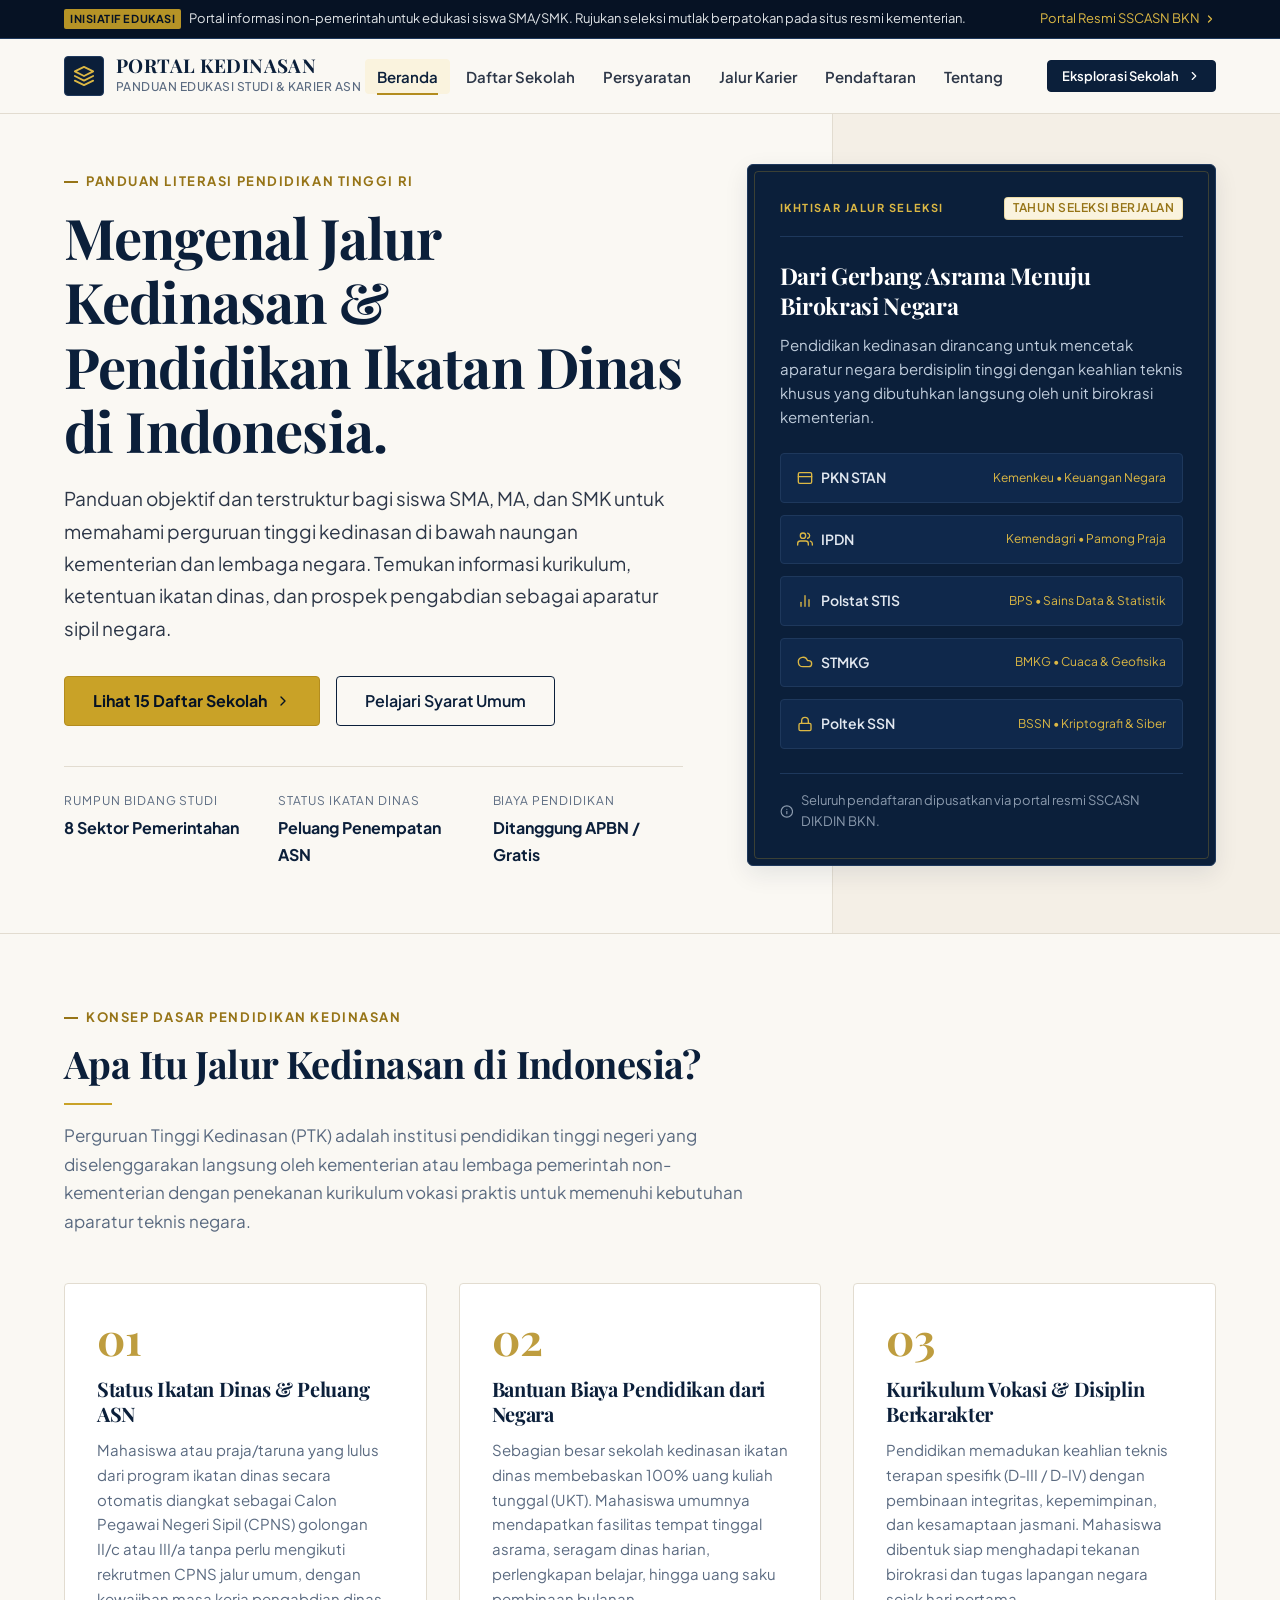
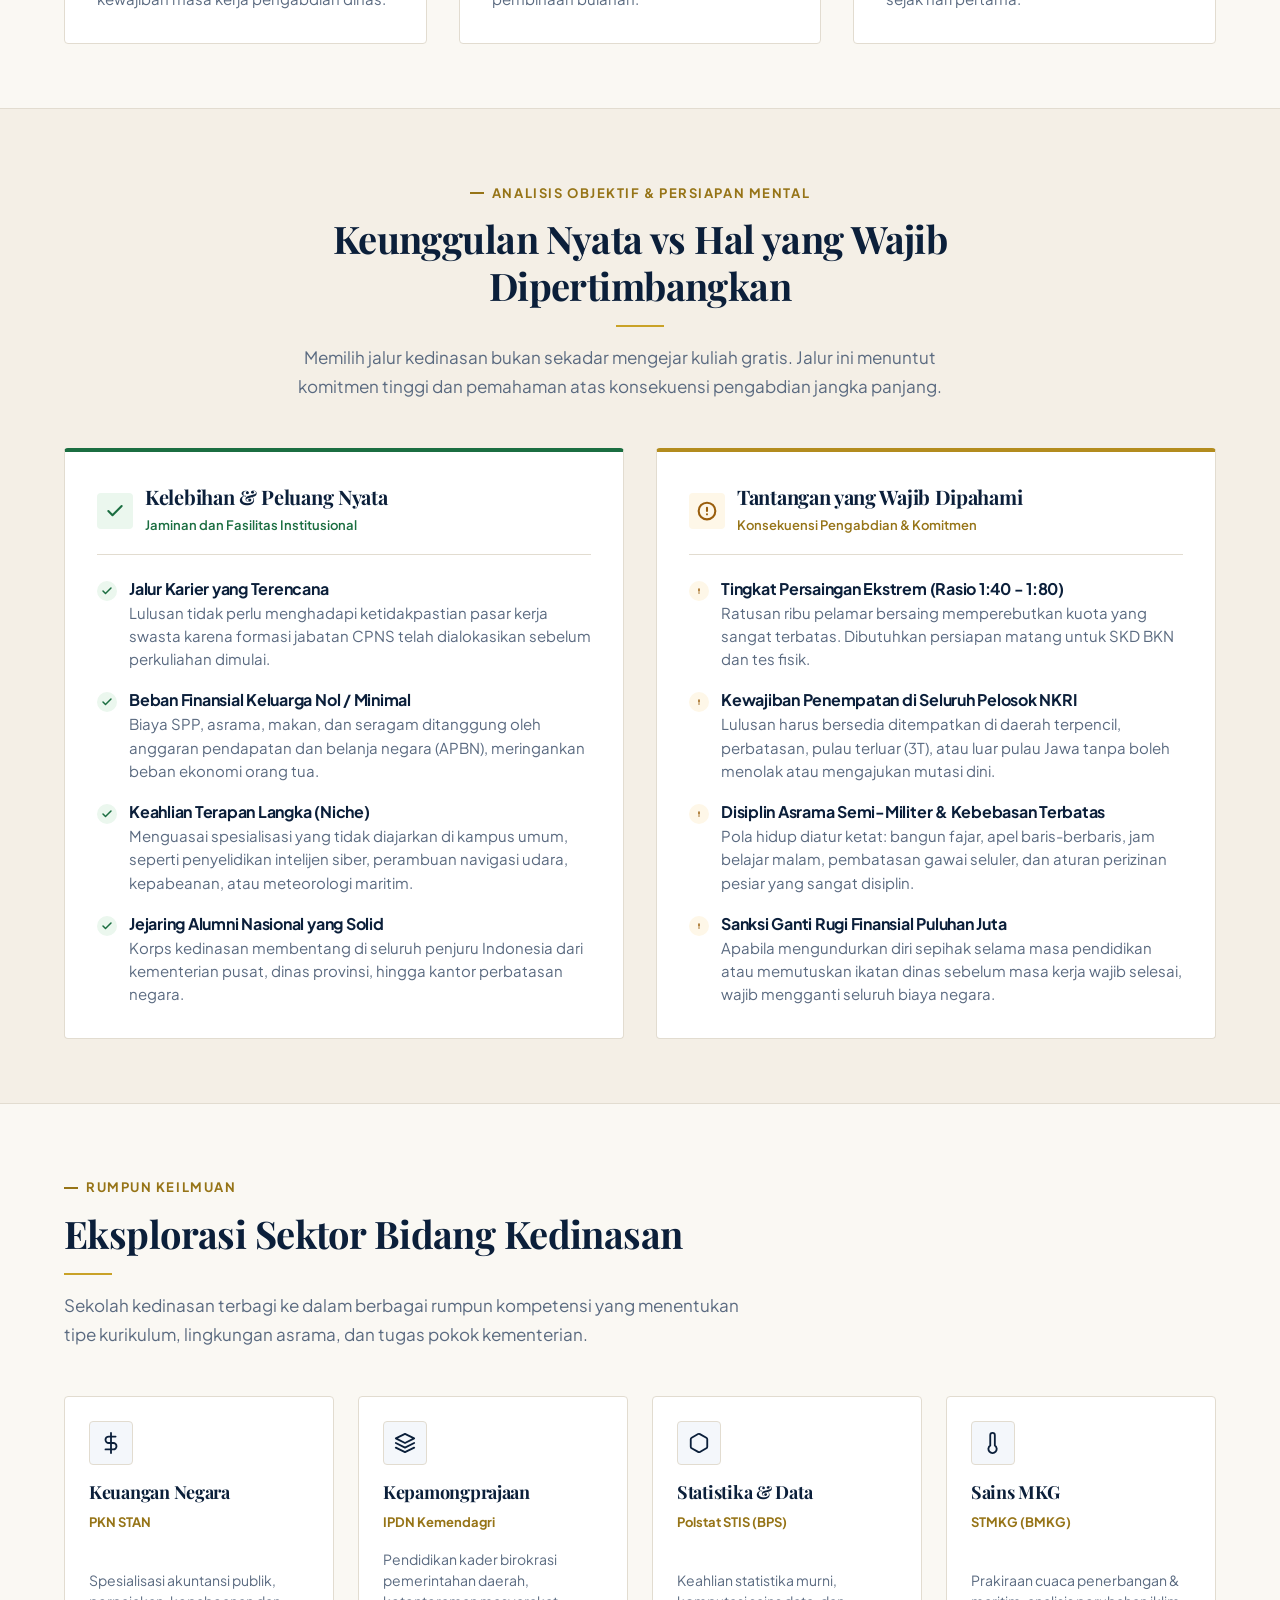
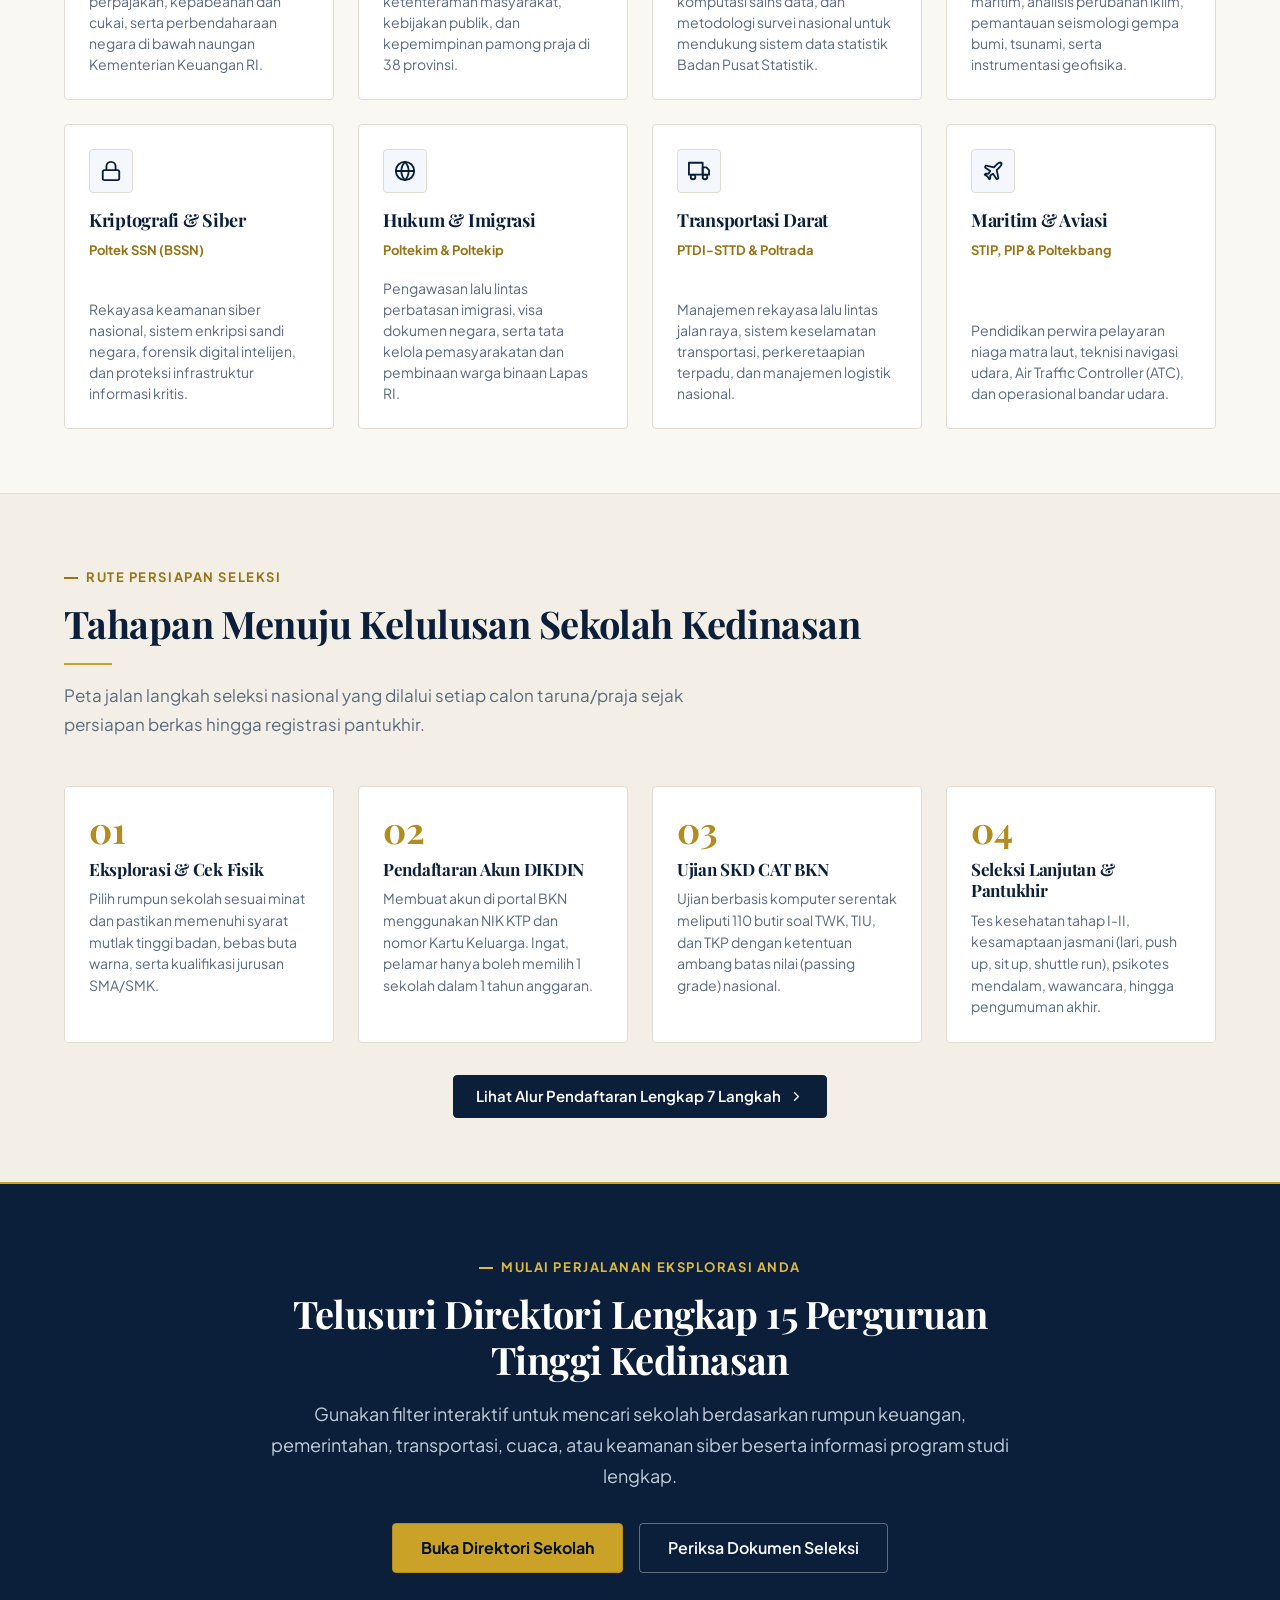
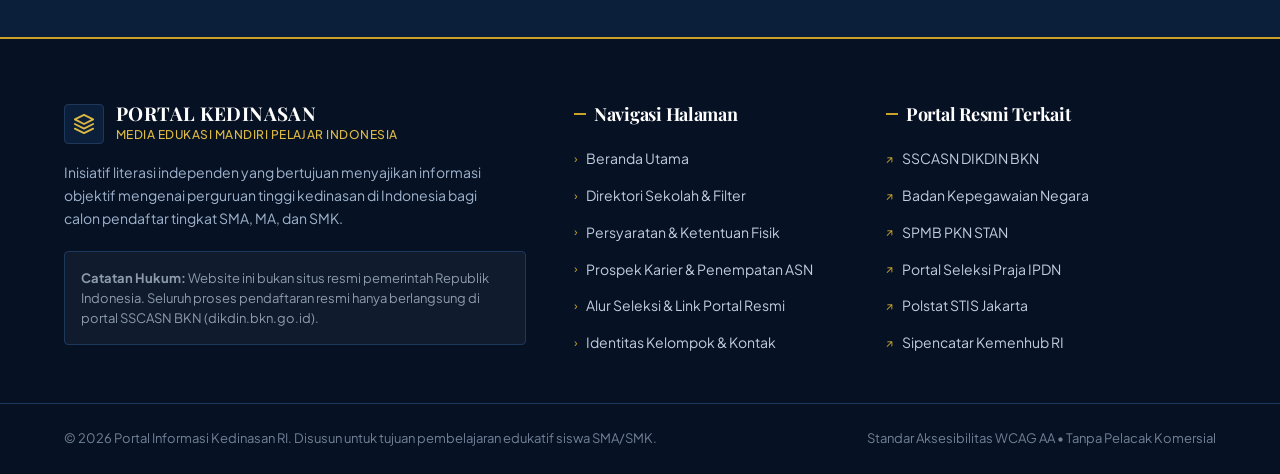
<file: website bk/index.html>
<!DOCTYPE html>
<html lang="id">
<head>
  <meta charset="UTF-8">
  <meta name="viewport" content="width=device-width, initial-scale=1.0">
  <meta name="description" content="Portal edukasi independen mengenai jalur kedinasan di Indonesia. Panduan lengkap sekolah ikatan dinas, persyaratan, alur seleksi, dan prospek karier ASN bagi siswa SMA/SMK.">
  <title>Portal Kedinasan RI | Panduan Edukasi Sekolah Ikatan Dinas</title>

  <!-- Google Fonts: Playfair Display (Serif Elegan) & Plus Jakarta Sans (Clean Sans-Serif) -->
  <link rel="preconnect" href="https://fonts.googleapis.com">
  <link rel="preconnect" href="https://fonts.gstatic.com" crossorigin>
  <link href="https://fonts.googleapis.com/css2?family=Playfair+Display:ital,wght@0,600;0,700;0,800;1,600&family=Plus+Jakarta+Sans:wght@400;500;600;700&display=swap" rel="stylesheet">

  <!-- Stylesheet Utama -->
  <link rel="stylesheet" href="css/main.css">
</head>
<body>

  <!-- Top Notice Bar (Independensi & Edukasi) -->
  <aside class="top-notice-bar" aria-label="Pemberitahuan Status Portal">
    <div class="container top-notice-inner">
      <div class="notice-text">
        <span class="notice-badge">Inisiatif Edukasi</span>
        <span>Portal informasi non-pemerintah untuk edukasi siswa SMA/SMK. Rujukan seleksi mutlak berpatokan pada situs resmi kementerian.</span>
      </div>
      <a href="pendaftaran.html" class="notice-link">
        <span>Portal Resmi SSCASN BKN</span>
        <svg width="12" height="12" viewBox="0 0 24 24" fill="none" stroke="currentColor" stroke-width="2.5" stroke-linecap="round" stroke-linejoin="round" aria-hidden="true"><polyline points="9 18 15 12 9 6"></polyline></svg>
      </a>
    </div>
  </aside>

  <!-- Sticky Navbar -->
  <header class="site-header">
    <div class="container navbar">
      <!-- Brand & Emblem -->
      <a href="index.html" class="brand" aria-label="Kembali ke Beranda Portal Kedinasan">
        <div class="brand-emblem" aria-hidden="true">
          <svg width="22" height="22" viewBox="0 0 24 24" fill="none" stroke="currentColor" stroke-width="2" stroke-linecap="round" stroke-linejoin="round">
            <path d="M12 2L2 7l10 5 10-5-10-5z"></path>
            <path d="M2 17l10 5 10-5"></path>
            <path d="M2 12l10 5 10-5"></path>
          </svg>
        </div>
        <div class="brand-text-wrap">
          <span class="brand-title">PORTAL KEDINASAN</span>
          <span class="brand-tagline">Panduan Edukasi Studi & Karier ASN</span>
        </div>
      </a>

      <!-- Mobile Hamburger Toggle -->
      <button type="button" class="mobile-toggle" aria-label="Buka menu navigasi" aria-expanded="false" aria-controls="primary-nav">
        <svg width="24" height="24" viewBox="0 0 24 24" fill="none" stroke="currentColor" stroke-width="2" stroke-linecap="round" stroke-linejoin="round" aria-hidden="true">
          <line x1="3" y1="12" x2="21" y2="12"></line>
          <line x1="3" y1="6" x2="21" y2="6"></line>
          <line x1="3" y1="18" x2="21" y2="18"></line>
        </svg>
      </button>

      <!-- Navigasi Utama -->
      <nav class="nav-menu" id="primary-nav" aria-label="Navigasi Utama Situs">
        <ul class="nav-links">
          <li><a href="index.html" class="nav-link active">Beranda</a></li>
          <li><a href="daftar-sekolah.html" class="nav-link">Daftar Sekolah</a></li>
          <li><a href="persyaratan.html" class="nav-link">Persyaratan</a></li>
          <li><a href="jalur-karier.html" class="nav-link">Jalur Karier</a></li>
          <li><a href="pendaftaran.html" class="nav-link">Pendaftaran</a></li>
          <li><a href="tentang.html" class="nav-link">Tentang</a></li>
        </ul>
        <div class="nav-cta">
          <a href="daftar-sekolah.html" class="btn btn-primary btn-sm">
            Eksplorasi Sekolah
            <svg width="14" height="14" viewBox="0 0 24 24" fill="none" stroke="currentColor" stroke-width="2" stroke-linecap="round" stroke-linejoin="round" aria-hidden="true"><polyline points="9 18 15 12 9 6"></polyline></svg>
          </a>
        </div>
      </nav>
    </div>
  </header>

  <main>
    <!-- 1. Hero Asimetris (Editorial Style) -->
    <section class="hero-editorial" aria-labelledby="hero-heading">
      <div class="container hero-grid">
        <!-- Kolom Kiri: Teks & Aksi -->
        <div class="hero-content">
          <span class="kicker">PANDUAN LITERASI PENDIDIKAN TINGGI RI</span>
          <h1 id="hero-heading" class="hero-title">
            Mengenal Jalur Kedinasan & Pendidikan Ikatan Dinas di Indonesia.
          </h1>
          <p class="hero-lead">
            Panduan objektif dan terstruktur bagi siswa SMA, MA, dan SMK untuk memahami perguruan tinggi kedinasan di bawah naungan kementerian dan lembaga negara. Temukan informasi kurikulum, ketentuan ikatan dinas, dan prospek pengabdian sebagai aparatur sipil negara.
          </p>

          <div class="hero-actions">
            <a href="daftar-sekolah.html" class="btn btn-gold btn-lg">
              Lihat 15 Daftar Sekolah
              <svg width="16" height="16" viewBox="0 0 24 24" fill="none" stroke="currentColor" stroke-width="2" stroke-linecap="round" stroke-linejoin="round" aria-hidden="true"><polyline points="9 18 15 12 9 6"></polyline></svg>
            </a>
            <a href="persyaratan.html" class="btn btn-outline btn-lg">
              Pelajari Syarat Umum
            </a>
          </div>

          <div class="hero-meta-bar">
            <div class="meta-item">
              <div class="meta-item-label">Rumpun Bidang Studi</div>
              <div class="meta-item-value">8 Sektor Pemerintahan</div>
            </div>
            <div class="meta-item">
              <div class="meta-item-label">Status Ikatan Dinas</div>
              <div class="meta-item-value">Peluang Penempatan ASN</div>
            </div>
            <div class="meta-item">
              <div class="meta-item-label">Biaya Pendidikan</div>
              <div class="meta-item-value">Ditanggung APBN / Gratis</div>
            </div>
          </div>
        </div>

        <!-- Kolom Kanan: Framed Visual Card -->
        <div class="hero-visual-card">
          <div class="card-header-bar">
            <span class="card-category-label">Ikhtisar Jalur Seleksi</span>
            <span class="badge badge-gold">Tahun Seleksi Berjalan</span>
          </div>

          <h2 class="hero-visual-title">Dari Gerbang Asrama Menuju Birokrasi Negara</h2>
          <p class="hero-visual-lead">
            Pendidikan kedinasan dirancang untuk mencetak aparatur negara berdisiplin tinggi dengan keahlian teknis khusus yang dibutuhkan langsung oleh unit birokrasi kementerian.
          </p>

          <div class="quick-cluster-list">
            <a href="daftar-sekolah.html#pkn-stan" class="cluster-row">
              <span class="cluster-name">
                <svg class="cluster-icon" width="16" height="16" viewBox="0 0 24 24" fill="none" stroke="currentColor" stroke-width="2" stroke-linecap="round" stroke-linejoin="round" aria-hidden="true"><rect x="2" y="4" width="20" height="16" rx="2"></rect><line x1="2" y1="10" x2="22" y2="10"></line></svg>
                PKN STAN
              </span>
              <span class="cluster-tag">Kemenkeu • Keuangan Negara</span>
            </a>

            <a href="daftar-sekolah.html#ipdn" class="cluster-row">
              <span class="cluster-name">
                <svg class="cluster-icon" width="16" height="16" viewBox="0 0 24 24" fill="none" stroke="currentColor" stroke-width="2" stroke-linecap="round" stroke-linejoin="round" aria-hidden="true"><path d="M17 21v-2a4 4 0 0 0-4-4H5a4 4 0 0 0-4 4v2"></path><circle cx="9" cy="7" r="4"></circle><path d="M23 21v-2a4 4 0 0 0-3-3.87"></path><path d="M16 3.13a4 4 0 0 1 0 7.75"></path></svg>
                IPDN
              </span>
              <span class="cluster-tag">Kemendagri • Pamong Praja</span>
            </a>

            <a href="daftar-sekolah.html#stis" class="cluster-row">
              <span class="cluster-name">
                <svg class="cluster-icon" width="16" height="16" viewBox="0 0 24 24" fill="none" stroke="currentColor" stroke-width="2" stroke-linecap="round" stroke-linejoin="round" aria-hidden="true"><path d="M18 20V10"></path><path d="M12 20V4"></path><path d="M6 20v-6"></path></svg>
                Polstat STIS
              </span>
              <span class="cluster-tag">BPS • Sains Data & Statistik</span>
            </a>

            <a href="daftar-sekolah.html#stmkg" class="cluster-row">
              <span class="cluster-name">
                <svg class="cluster-icon" width="16" height="16" viewBox="0 0 24 24" fill="none" stroke="currentColor" stroke-width="2" stroke-linecap="round" stroke-linejoin="round" aria-hidden="true"><path d="M17.5 19H9a7 7 0 1 1 6.71-9h1.79a4.5 4.5 0 1 1 0 9Z"></path></svg>
                STMKG
              </span>
              <span class="cluster-tag">BMKG • Cuaca & Geofisika</span>
            </a>

            <a href="daftar-sekolah.html#pssn" class="cluster-row">
              <span class="cluster-name">
                <svg class="cluster-icon" width="16" height="16" viewBox="0 0 24 24" fill="none" stroke="currentColor" stroke-width="2" stroke-linecap="round" stroke-linejoin="round" aria-hidden="true"><rect x="3" y="11" width="18" height="11" rx="2" ry="2"></rect><path d="M7 11V7a5 5 0 0 1 10 0v4"></path></svg>
                Poltek SSN
              </span>
              <span class="cluster-tag">BSSN • Kriptografi & Siber</span>
            </a>
          </div>

          <div class="card-footnote">
            <svg width="15" height="15" viewBox="0 0 24 24" fill="none" stroke="currentColor" stroke-width="2" stroke-linecap="round" stroke-linejoin="round" aria-hidden="true"><circle cx="12" cy="12" r="10"></circle><line x1="12" y1="16" x2="12" y2="12"></line><line x1="12" y1="8" x2="12.01" y2="8"></line></svg>
            <span>Seluruh pendaftaran dipusatkan via portal resmi SSCASN DIKDIN BKN.</span>
          </div>
        </div>
      </div>
    </section>

    <!-- 2. Seksi Definisi: "Apa itu Jalur Kedinasan?" -->
    <section class="section-padding reveal" aria-labelledby="definisi-heading">
      <div class="container">
        <div class="section-header">
          <span class="kicker">KONSEP DASAR PENDIDIKAN KEDINASAN</span>
          <h2 id="definisi-heading">Apa Itu Jalur Kedinasan di Indonesia?</h2>
          <div class="section-rule"></div>
          <p class="section-desc">
            Perguruan Tinggi Kedinasan (PTK) adalah institusi pendidikan tinggi negeri yang diselenggarakan langsung oleh kementerian atau lembaga pemerintah non-kementerian dengan penekanan kurikulum vokasi praktis untuk memenuhi kebutuhan aparatur teknis negara.
          </p>
        </div>

        <div class="pillars-grid">
          <!-- Pilar 01 -->
          <article class="pillar-card">
            <div class="pillar-num">01</div>
            <h3 class="pillar-title">Status Ikatan Dinas & Peluang ASN</h3>
            <p class="pillar-text">
              Mahasiswa atau praja/taruna yang lulus dari program ikatan dinas secara otomatis diangkat sebagai Calon Pegawai Negeri Sipil (CPNS) golongan II/c atau III/a tanpa perlu mengikuti rekrutmen CPNS jalur umum, dengan kewajiban masa kerja pengabdian dinas.
            </p>
          </article>

          <!-- Pilar 02 -->
          <article class="pillar-card">
            <div class="pillar-num">02</div>
            <h3 class="pillar-title">Bantuan Biaya Pendidikan dari Negara</h3>
            <p class="pillar-text">
              Sebagian besar sekolah kedinasan ikatan dinas membebaskan 100% uang kuliah tunggal (UKT). Mahasiswa umumnya mendapatkan fasilitas tempat tinggal asrama, seragam dinas harian, perlengkapan belajar, hingga uang saku pembinaan bulanan.
            </p>
          </article>

          <!-- Pilar 03 -->
          <article class="pillar-card">
            <div class="pillar-num">03</div>
            <h3 class="pillar-title">Kurikulum Vokasi & Disiplin Berkarakter</h3>
            <p class="pillar-text">
              Pendidikan memadukan keahlian teknis terapan spesifik (D-III / D-IV) dengan pembinaan integritas, kepemimpinan, dan kesamaptaan jasmani. Mahasiswa dibentuk siap menghadapi tekanan birokrasi dan tugas lapangan negara sejak hari pertama.
            </p>
          </article>
        </div>
      </div>
    </section>

    <!-- 3. Seksi Keunggulan vs Hal yang Perlu Dipertimbangkan (Two-column layout) -->
    <section class="section-padding comparison-section reveal" aria-labelledby="pertimbangan-heading">
      <div class="container">
        <div class="section-header text-center">
          <span class="kicker">ANALISIS OBJEKTIF & PERSIAPAN MENTAL</span>
          <h2 id="pertimbangan-heading">Keunggulan Nyata vs Hal yang Wajib Dipertimbangkan</h2>
          <div class="section-rule"></div>
          <p class="section-desc">
            Memilih jalur kedinasan bukan sekadar mengejar kuliah gratis. Jalur ini menuntut komitmen tinggi dan pemahaman atas konsekuensi pengabdian jangka panjang.
          </p>
        </div>

        <div class="comparison-grid">
          <!-- Kolom Keunggulan -->
          <div class="comparison-column positive">
            <div class="column-header">
              <div class="column-icon-box success" aria-hidden="true">
                <svg width="20" height="20" viewBox="0 0 24 24" fill="none" stroke="currentColor" stroke-width="2.5" stroke-linecap="round" stroke-linejoin="round"><polyline points="20 6 9 17 4 12"></polyline></svg>
              </div>
              <div>
                <h3 style="font-size: 1.25rem; color: var(--color-navy-900);">Kelebihan & Peluang Nyata</h3>
                <span style="font-size: 0.8125rem; color: var(--color-status-success); font-weight: 600;">Jaminan dan Fasilitas Institusional</span>
              </div>
            </div>

            <div class="comparison-list">
              <div class="comparison-item">
                <div class="item-bullet green">
                  <svg width="12" height="12" viewBox="0 0 24 24" fill="none" stroke="currentColor" stroke-width="3" stroke-linecap="round" stroke-linejoin="round"><polyline points="20 6 9 17 4 12"></polyline></svg>
                </div>
                <div class="item-content">
                  <h4>Jalur Karier yang Terencana</h4>
                  <p>Lulusan tidak perlu menghadapi ketidakpastian pasar kerja swasta karena formasi jabatan CPNS telah dialokasikan sebelum perkuliahan dimulai.</p>
                </div>
              </div>

              <div class="comparison-item">
                <div class="item-bullet green">
                  <svg width="12" height="12" viewBox="0 0 24 24" fill="none" stroke="currentColor" stroke-width="3" stroke-linecap="round" stroke-linejoin="round"><polyline points="20 6 9 17 4 12"></polyline></svg>
                </div>
                <div class="item-content">
                  <h4>Beban Finansial Keluarga Nol / Minimal</h4>
                  <p>Biaya SPP, asrama, makan, dan seragam ditanggung oleh anggaran pendapatan dan belanja negara (APBN), meringankan beban ekonomi orang tua.</p>
                </div>
              </div>

              <div class="comparison-item">
                <div class="item-bullet green">
                  <svg width="12" height="12" viewBox="0 0 24 24" fill="none" stroke="currentColor" stroke-width="3" stroke-linecap="round" stroke-linejoin="round"><polyline points="20 6 9 17 4 12"></polyline></svg>
                </div>
                <div class="item-content">
                  <h4>Keahlian Terapan Langka (Niche)</h4>
                  <p>Menguasai spesialisasi yang tidak diajarkan di kampus umum, seperti penyelidikan intelijen siber, perambuan navigasi udara, kepabeanan, atau meteorologi maritim.</p>
                </div>
              </div>

              <div class="comparison-item">
                <div class="item-bullet green">
                  <svg width="12" height="12" viewBox="0 0 24 24" fill="none" stroke="currentColor" stroke-width="3" stroke-linecap="round" stroke-linejoin="round"><polyline points="20 6 9 17 4 12"></polyline></svg>
                </div>
                <div class="item-content">
                  <h4>Jejaring Alumni Nasional yang Solid</h4>
                  <p>Korps kedinasan membentang di seluruh penjuru Indonesia dari kementerian pusat, dinas provinsi, hingga kantor perbatasan negara.</p>
                </div>
              </div>
            </div>
          </div>

          <!-- Kolom Hal yang Perlu Dipertimbangkan -->
          <div class="comparison-column caution">
            <div class="column-header">
              <div class="column-icon-box alert" aria-hidden="true">
                <svg width="20" height="20" viewBox="0 0 24 24" fill="none" stroke="currentColor" stroke-width="2.5" stroke-linecap="round" stroke-linejoin="round"><circle cx="12" cy="12" r="10"></circle><line x1="12" y1="8" x2="12" y2="12"></line><line x1="12" y1="16" x2="12.01" y2="16"></line></svg>
              </div>
              <div>
                <h3 style="font-size: 1.25rem; color: var(--color-navy-900);">Tantangan yang Wajib Dipahami</h3>
                <span style="font-size: 0.8125rem; color: var(--color-gold-700); font-weight: 600;">Konsekuensi Pengabdian & Komitmen</span>
              </div>
            </div>

            <div class="comparison-list">
              <div class="comparison-item">
                <div class="item-bullet gold">
                  <svg width="12" height="12" viewBox="0 0 24 24" fill="none" stroke="currentColor" stroke-width="3" stroke-linecap="round" stroke-linejoin="round"><line x1="12" y1="8" x2="12" y2="12"></line><line x1="12" y1="16" x2="12.01" y2="16"></line></svg>
                </div>
                <div class="item-content">
                  <h4>Tingkat Persaingan Ekstrem (Rasio 1:40 - 1:80)</h4>
                  <p>Ratusan ribu pelamar bersaing memperebutkan kuota yang sangat terbatas. Dibutuhkan persiapan matang untuk SKD BKN dan tes fisik.</p>
                </div>
              </div>

              <div class="comparison-item">
                <div class="item-bullet gold">
                  <svg width="12" height="12" viewBox="0 0 24 24" fill="none" stroke="currentColor" stroke-width="3" stroke-linecap="round" stroke-linejoin="round"><line x1="12" y1="8" x2="12" y2="12"></line><line x1="12" y1="16" x2="12.01" y2="16"></line></svg>
                </div>
                <div class="item-content">
                  <h4>Kewajiban Penempatan di Seluruh Pelosok NKRI</h4>
                  <p>Lulusan harus bersedia ditempatkan di daerah terpencil, perbatasan, pulau terluar (3T), atau luar pulau Jawa tanpa boleh menolak atau mengajukan mutasi dini.</p>
                </div>
              </div>

              <div class="comparison-item">
                <div class="item-bullet gold">
                  <svg width="12" height="12" viewBox="0 0 24 24" fill="none" stroke="currentColor" stroke-width="3" stroke-linecap="round" stroke-linejoin="round"><line x1="12" y1="8" x2="12" y2="12"></line><line x1="12" y1="16" x2="12.01" y2="16"></line></svg>
                </div>
                <div class="item-content">
                  <h4>Disiplin Asrama Semi-Militer & Kebebasan Terbatas</h4>
                  <p>Pola hidup diatur ketat: bangun fajar, apel baris-berbaris, jam belajar malam, pembatasan gawai seluler, dan aturan perizinan pesiar yang sangat disiplin.</p>
                </div>
              </div>

              <div class="comparison-item">
                <div class="item-bullet gold">
                  <svg width="12" height="12" viewBox="0 0 24 24" fill="none" stroke="currentColor" stroke-width="3" stroke-linecap="round" stroke-linejoin="round"><line x1="12" y1="8" x2="12" y2="12"></line><line x1="12" y1="16" x2="12.01" y2="16"></line></svg>
                </div>
                <div class="item-content">
                  <h4>Sanksi Ganti Rugi Finansial Puluhan Juta</h4>
                  <p>Apabila mengundurkan diri sepihak selama masa pendidikan atau memutuskan ikatan dinas sebelum masa kerja wajib selesai, wajib mengganti seluruh biaya negara.</p>
                </div>
              </div>
            </div>
          </div>
        </div>
      </div>
    </section>

    <!-- 4. Seksi Klaster Rumpun Sekolah Kedinasan -->
    <section class="section-padding reveal" aria-labelledby="klaster-heading">
      <div class="container">
        <div class="section-header">
          <span class="kicker">RUMPUN KEILMUAN</span>
          <h2 id="klaster-heading">Eksplorasi Sektor Bidang Kedinasan</h2>
          <div class="section-rule"></div>
          <p class="section-desc">
            Sekolah kedinasan terbagi ke dalam berbagai rumpun kompetensi yang menentukan tipe kurikulum, lingkungan asrama, dan tugas pokok kementerian.
          </p>
        </div>

        <div class="clusters-grid">
          <!-- Klaster 1: Keuangan -->
          <div class="cluster-card">
            <div class="cluster-icon-header" aria-hidden="true">
              <svg width="22" height="22" viewBox="0 0 24 24" fill="none" stroke="currentColor" stroke-width="2" stroke-linecap="round" stroke-linejoin="round"><line x1="12" y1="1" x2="12" y2="23"></line><path d="M17 5H9.5a3.5 3.5 0 0 0 0 7h5a3.5 3.5 0 0 1 0 7H6"></path></svg>
            </div>
            <h3 class="cluster-title">Keuangan Negara</h3>
            <div class="cluster-schools">PKN STAN</div>
            <p class="cluster-desc">Spesialisasi akuntansi publik, perpajakan, kepabeanan dan cukai, serta perbendaharaan negara di bawah naungan Kementerian Keuangan RI.</p>
          </div>

          <!-- Klaster 2: Pemerintahan -->
          <div class="cluster-card">
            <div class="cluster-icon-header" aria-hidden="true">
              <svg width="22" height="22" viewBox="0 0 24 24" fill="none" stroke="currentColor" stroke-width="2" stroke-linecap="round" stroke-linejoin="round"><path d="M12 2L2 7l10 5 10-5-10-5z"></path><path d="M2 17l10 5 10-5"></path><path d="M2 12l10 5 10-5"></path></svg>
            </div>
            <h3 class="cluster-title">Kepamongprajaan</h3>
            <div class="cluster-schools">IPDN Kemendagri</div>
            <p class="cluster-desc">Pendidikan kader birokrasi pemerintahan daerah, ketenteraman masyarakat, kebijakan publik, dan kepemimpinan pamong praja di 38 provinsi.</p>
          </div>

          <!-- Klaster 3: Data & Statistik -->
          <div class="cluster-card">
            <div class="cluster-icon-header" aria-hidden="true">
              <svg width="22" height="22" viewBox="0 0 24 24" fill="none" stroke="currentColor" stroke-width="2" stroke-linecap="round" stroke-linejoin="round"><path d="M21 16V8a2 2 0 0 0-1-1.73l-7-4a2 2 0 0 0-2 0l-7 4A2 2 0 0 0 3 8v8a2 2 0 0 0 1 1.73l7 4a2 2 0 0 0 2 0l7-4A2 2 0 0 0 21 16z"></path></svg>
            </div>
            <h3 class="cluster-title">Statistika & Data</h3>
            <div class="cluster-schools">Polstat STIS (BPS)</div>
            <p class="cluster-desc">Keahlian statistika murni, komputasi sains data, dan metodologi survei nasional untuk mendukung sistem data statistik Badan Pusat Statistik.</p>
          </div>

          <!-- Klaster 4: Cuaca & Geofisika -->
          <div class="cluster-card">
            <div class="cluster-icon-header" aria-hidden="true">
              <svg width="22" height="22" viewBox="0 0 24 24" fill="none" stroke="currentColor" stroke-width="2" stroke-linecap="round" stroke-linejoin="round"><path d="M14 14.76V3.5a2.5 2.5 0 0 0-5 0v11.26a4.5 4.5 0 1 0 5 0z"></path></svg>
            </div>
            <h3 class="cluster-title">Sains MKG</h3>
            <div class="cluster-schools">STMKG (BMKG)</div>
            <p class="cluster-desc">Prakiraan cuaca penerbangan & maritim, analisis perubahan iklim, pemantauan seismologi gempa bumi, tsunami, serta instrumentasi geofisika.</p>
          </div>

          <!-- Klaster 5: Keamanan Siber -->
          <div class="cluster-card">
            <div class="cluster-icon-header" aria-hidden="true">
              <svg width="22" height="22" viewBox="0 0 24 24" fill="none" stroke="currentColor" stroke-width="2" stroke-linecap="round" stroke-linejoin="round"><rect x="3" y="11" width="18" height="11" rx="2" ry="2"></rect><path d="M7 11V7a5 5 0 0 1 10 0v4"></path></svg>
            </div>
            <h3 class="cluster-title">Kriptografi & Siber</h3>
            <div class="cluster-schools">Poltek SSN (BSSN)</div>
            <p class="cluster-desc">Rekayasa keamanan siber nasional, sistem enkripsi sandi negara, forensik digital intelijen, dan proteksi infrastruktur informasi kritis.</p>
          </div>

          <!-- Klaster 6: Hukum & Pemasyarakatan -->
          <div class="cluster-card">
            <div class="cluster-icon-header" aria-hidden="true">
              <svg width="22" height="22" viewBox="0 0 24 24" fill="none" stroke="currentColor" stroke-width="2" stroke-linecap="round" stroke-linejoin="round"><circle cx="12" cy="12" r="10"></circle><path d="M12 2a14.5 14.5 0 0 0 0 20 14.5 14.5 0 0 0 0-20"></path><path d="M2 12h20"></path></svg>
            </div>
            <h3 class="cluster-title">Hukum & Imigrasi</h3>
            <div class="cluster-schools">Poltekim & Poltekip</div>
            <p class="cluster-desc">Pengawasan lalu lintas perbatasan imigrasi, visa dokumen negara, serta tata kelola pemasyarakatan dan pembinaan warga binaan Lapas RI.</p>
          </div>

          <!-- Klaster 7: Transportasi Darat -->
          <div class="cluster-card">
            <div class="cluster-icon-header" aria-hidden="true">
              <svg width="22" height="22" viewBox="0 0 24 24" fill="none" stroke="currentColor" stroke-width="2" stroke-linecap="round" stroke-linejoin="round"><rect x="1" y="3" width="15" height="13"></rect><polygon points="16 8 20 8 23 11 23 16 16 16 16 8"></polygon><circle cx="5.5" cy="18.5" r="2.5"></circle><circle cx="18.5" cy="18.5" r="2.5"></circle></svg>
            </div>
            <h3 class="cluster-title">Transportasi Darat</h3>
            <div class="cluster-schools">PTDI-STTD & Poltrada</div>
            <p class="cluster-desc">Manajemen rekayasa lalu lintas jalan raya, sistem keselamatan transportasi, perkeretaapian terpadu, dan manajemen logistik nasional.</p>
          </div>

          <!-- Klaster 8: Transportasi Udara & Laut -->
          <div class="cluster-card">
            <div class="cluster-icon-header" aria-hidden="true">
              <svg width="22" height="22" viewBox="0 0 24 24" fill="none" stroke="currentColor" stroke-width="2" stroke-linecap="round" stroke-linejoin="round"><path d="M17.8 19.2L16 11l3.5-3.5C21 6 21.5 4 21 3c-1-.5-3 0-4.5 1.5L13 8 4.8 6.2c-.5-.1-.9.1-1.1.5l-.3.5c-.2.5-.1 1 .3 1.3L9 12l-2 3H4l-1 1 3 2 2 3 1-1v-3l3-2 3.5 5.3c.3.4.8.5 1.3.3l.5-.2c.4-.3.6-.7.5-1.2z"></path></svg>
            </div>
            <h3 class="cluster-title">Maritim & Aviasi</h3>
            <div class="cluster-schools">STIP, PIP & Poltekbang</div>
            <p class="cluster-desc">Pendidikan perwira pelayaran niaga matra laut, teknisi navigasi udara, Air Traffic Controller (ATC), dan operasional bandar udara.</p>
          </div>
        </div>
      </div>
    </section>

    <!-- 5. Seksi Stepper: 4 Langkah Menuju Kedinasan -->
    <section class="section-padding reveal" style="background-color: var(--color-surface-warm); border-top: 1px solid var(--color-border-subtle);" aria-labelledby="tahapan-heading">
      <div class="container">
        <div class="section-header">
          <span class="kicker">RUTE PERSIAPAN SELEKSI</span>
          <h2 id="tahapan-heading">Tahapan Menuju Kelulusan Sekolah Kedinasan</h2>
          <div class="section-rule"></div>
          <p class="section-desc">
            Peta jalan langkah seleksi nasional yang dilalui setiap calon taruna/praja sejak persiapan berkas hingga registrasi pantukhir.
          </p>
        </div>

        <div class="home-stepper">
          <!-- Step 01 -->
          <div class="step-box">
            <div class="step-counter">01</div>
            <h4>Eksplorasi & Cek Fisik</h4>
            <p>Pilih rumpun sekolah sesuai minat dan pastikan memenuhi syarat mutlak tinggi badan, bebas buta warna, serta kualifikasi jurusan SMA/SMK.</p>
          </div>

          <!-- Step 02 -->
          <div class="step-box">
            <div class="step-counter">02</div>
            <h4>Pendaftaran Akun DIKDIN</h4>
            <p>Membuat akun di portal BKN menggunakan NIK KTP dan nomor Kartu Keluarga. Ingat, pelamar hanya boleh memilih 1 sekolah dalam 1 tahun anggaran.</p>
          </div>

          <!-- Step 03 -->
          <div class="step-box">
            <div class="step-counter">03</div>
            <h4>Ujian SKD CAT BKN</h4>
            <p>Ujian berbasis komputer serentak meliputi 110 butir soal TWK, TIU, dan TKP dengan ketentuan ambang batas nilai (passing grade) nasional.</p>
          </div>

          <!-- Step 04 -->
          <div class="step-box">
            <div class="step-counter">04</div>
            <h4>Seleksi Lanjutan & Pantukhir</h4>
            <p>Tes kesehatan tahap I-II, kesamaptaan jasmani (lari, push up, sit up, shuttle run), psikotes mendalam, wawancara, hingga pengumuman akhir.</p>
          </div>
        </div>

        <div style="margin-top: var(--space-8); text-align: center;">
          <a href="pendaftaran.html" class="btn btn-primary">
            Lihat Alur Pendaftaran Lengkap 7 Langkah
            <svg width="15" height="15" viewBox="0 0 24 24" fill="none" stroke="currentColor" stroke-width="2" stroke-linecap="round" stroke-linejoin="round" aria-hidden="true"><polyline points="9 18 15 12 9 6"></polyline></svg>
          </a>
        </div>
      </div>
    </section>

    <!-- 6. Call to Action Banner -->
    <section class="section-padding reveal" style="background-color: var(--color-navy-900); color: #FFFFFF; border-top: 2px solid var(--color-gold-500);">
      <div class="container" style="text-align: center; max-width: 820px;">
        <span class="kicker kicker-light">MULAI PERJALANAN EKSPLORASI ANDA</span>
        <h2 style="color: #FFFFFF; margin-bottom: var(--space-4);">Telusuri Direktori Lengkap 15 Perguruan Tinggi Kedinasan</h2>
        <p style="color: #C0CDDC; font-size: 1.125rem; line-height: 1.7; margin-bottom: var(--space-8);">
          Gunakan filter interaktif untuk mencari sekolah berdasarkan rumpun keuangan, pemerintahan, transportasi, cuaca, atau keamanan siber beserta informasi program studi lengkap.
        </p>
        <div style="display: flex; justify-content: center; gap: var(--space-4); flex-wrap: wrap;">
          <a href="daftar-sekolah.html" class="btn btn-gold btn-lg">Buka Direktori Sekolah</a>
          <a href="persyaratan.html" class="btn btn-outline-light btn-lg">Periksa Dokumen Seleksi</a>
        </div>
      </div>
    </section>
  </main>

  <!-- Footer Lengkap 3 Kolom -->
  <footer class="site-footer">
    <div class="container footer-top">
      <div class="footer-grid">
        <!-- Kolom 1: Identitas & Brand -->
        <div class="footer-col-brand">
          <div class="brand">
            <div class="brand-emblem" aria-hidden="true">
              <svg width="22" height="22" viewBox="0 0 24 24" fill="none" stroke="currentColor" stroke-width="2" stroke-linecap="round" stroke-linejoin="round">
                <path d="M12 2L2 7l10 5 10-5-10-5z"></path>
                <path d="M2 17l10 5 10-5"></path>
                <path d="M2 12l10 5 10-5"></path>
              </svg>
            </div>
            <div class="brand-text-wrap">
              <span class="brand-title">PORTAL KEDINASAN</span>
              <span class="brand-tagline">Media Edukasi Mandiri Pelajar Indonesia</span>
            </div>
          </div>
          <p class="footer-bio">
            Inisiatif literasi independen yang bertujuan menyajikan informasi objektif mengenai perguruan tinggi kedinasan di Indonesia bagi calon pendaftar tingkat SMA, MA, dan SMK.
          </p>
          <div class="footer-disclaimer-box">
            <strong>Catatan Hukum:</strong> Website ini bukan situs resmi pemerintah Republik Indonesia. Seluruh proses pendaftaran resmi hanya berlangsung di portal SSCASN BKN (dikdin.bkn.go.id).
          </div>
        </div>

        <!-- Kolom 2: Tautan Halaman -->
        <div>
          <h3 class="footer-col-title">Navigasi Halaman</h3>
          <ul class="footer-links-list">
            <li><a href="index.html" class="footer-link"><span class="footer-link-icon">›</span> Beranda Utama</a></li>
            <li><a href="daftar-sekolah.html" class="footer-link"><span class="footer-link-icon">›</span> Direktori Sekolah & Filter</a></li>
            <li><a href="persyaratan.html" class="footer-link"><span class="footer-link-icon">›</span> Persyaratan & Ketentuan Fisik</a></li>
            <li><a href="jalur-karier.html" class="footer-link"><span class="footer-link-icon">›</span> Prospek Karier & Penempatan ASN</a></li>
            <li><a href="pendaftaran.html" class="footer-link"><span class="footer-link-icon">›</span> Alur Seleksi & Link Portal Resmi</a></li>
            <li><a href="tentang.html" class="footer-link"><span class="footer-link-icon">›</span> Identitas Kelompok & Kontak</a></li>
          </ul>
        </div>

        <!-- Kolom 3: Rujukan Lembaga Resmi -->
        <div>
          <h3 class="footer-col-title">Portal Resmi Terkait</h3>
          <ul class="footer-links-list">
            <li><a href="https://dikdin.bkn.go.id" target="_blank" rel="noopener noreferrer" class="footer-link"><span class="footer-link-icon">↗</span> SSCASN DIKDIN BKN</a></li>
            <li><a href="https://www.bkn.go.id" target="_blank" rel="noopener noreferrer" class="footer-link"><span class="footer-link-icon">↗</span> Badan Kepegawaian Negara</a></li>
            <li><a href="https://spmb.pknstan.ac.id" target="_blank" rel="noopener noreferrer" class="footer-link"><span class="footer-link-icon">↗</span> SPMB PKN STAN</a></li>
            <li><a href="https://ipdn.ac.id" target="_blank" rel="noopener noreferrer" class="footer-link"><span class="footer-link-icon">↗</span> Portal Seleksi Praja IPDN</a></li>
            <li><a href="https://stis.ac.id" target="_blank" rel="noopener noreferrer" class="footer-link"><span class="footer-link-icon">↗</span> Polstat STIS Jakarta</a></li>
            <li><a href="https://sipencatar.dephub.go.id" target="_blank" rel="noopener noreferrer" class="footer-link"><span class="footer-link-icon">↗</span> Sipencatar Kemenhub RI</a></li>
          </ul>
        </div>
      </div>
    </div>

    <!-- Baris Hak Cipta -->
    <div class="footer-bottom">
      <div class="container footer-bottom-inner">
        <div>
          © 2026 Portal Informasi Kedinasan RI. Disusun untuk tujuan pembelajaran edukatif siswa SMA/SMK.
        </div>
        <div>
          Standar Aksesibilitas WCAG AA • Tanpa Pelacak Komersial
        </div>
      </div>
    </div>
  </footer>

  <!-- Tombol Kembali ke Atas -->
  <button type="button" class="back-to-top" aria-label="Kembali ke atas halaman">
    <svg width="20" height="20" viewBox="0 0 24 24" fill="none" stroke="currentColor" stroke-width="2.5" stroke-linecap="round" stroke-linejoin="round" aria-hidden="true"><polyline points="18 15 12 9 6 15"></polyline></svg>
  </button>

  <!-- Script Global -->
  <script src="js/main.js"></script>
</body>
</html>
</file>
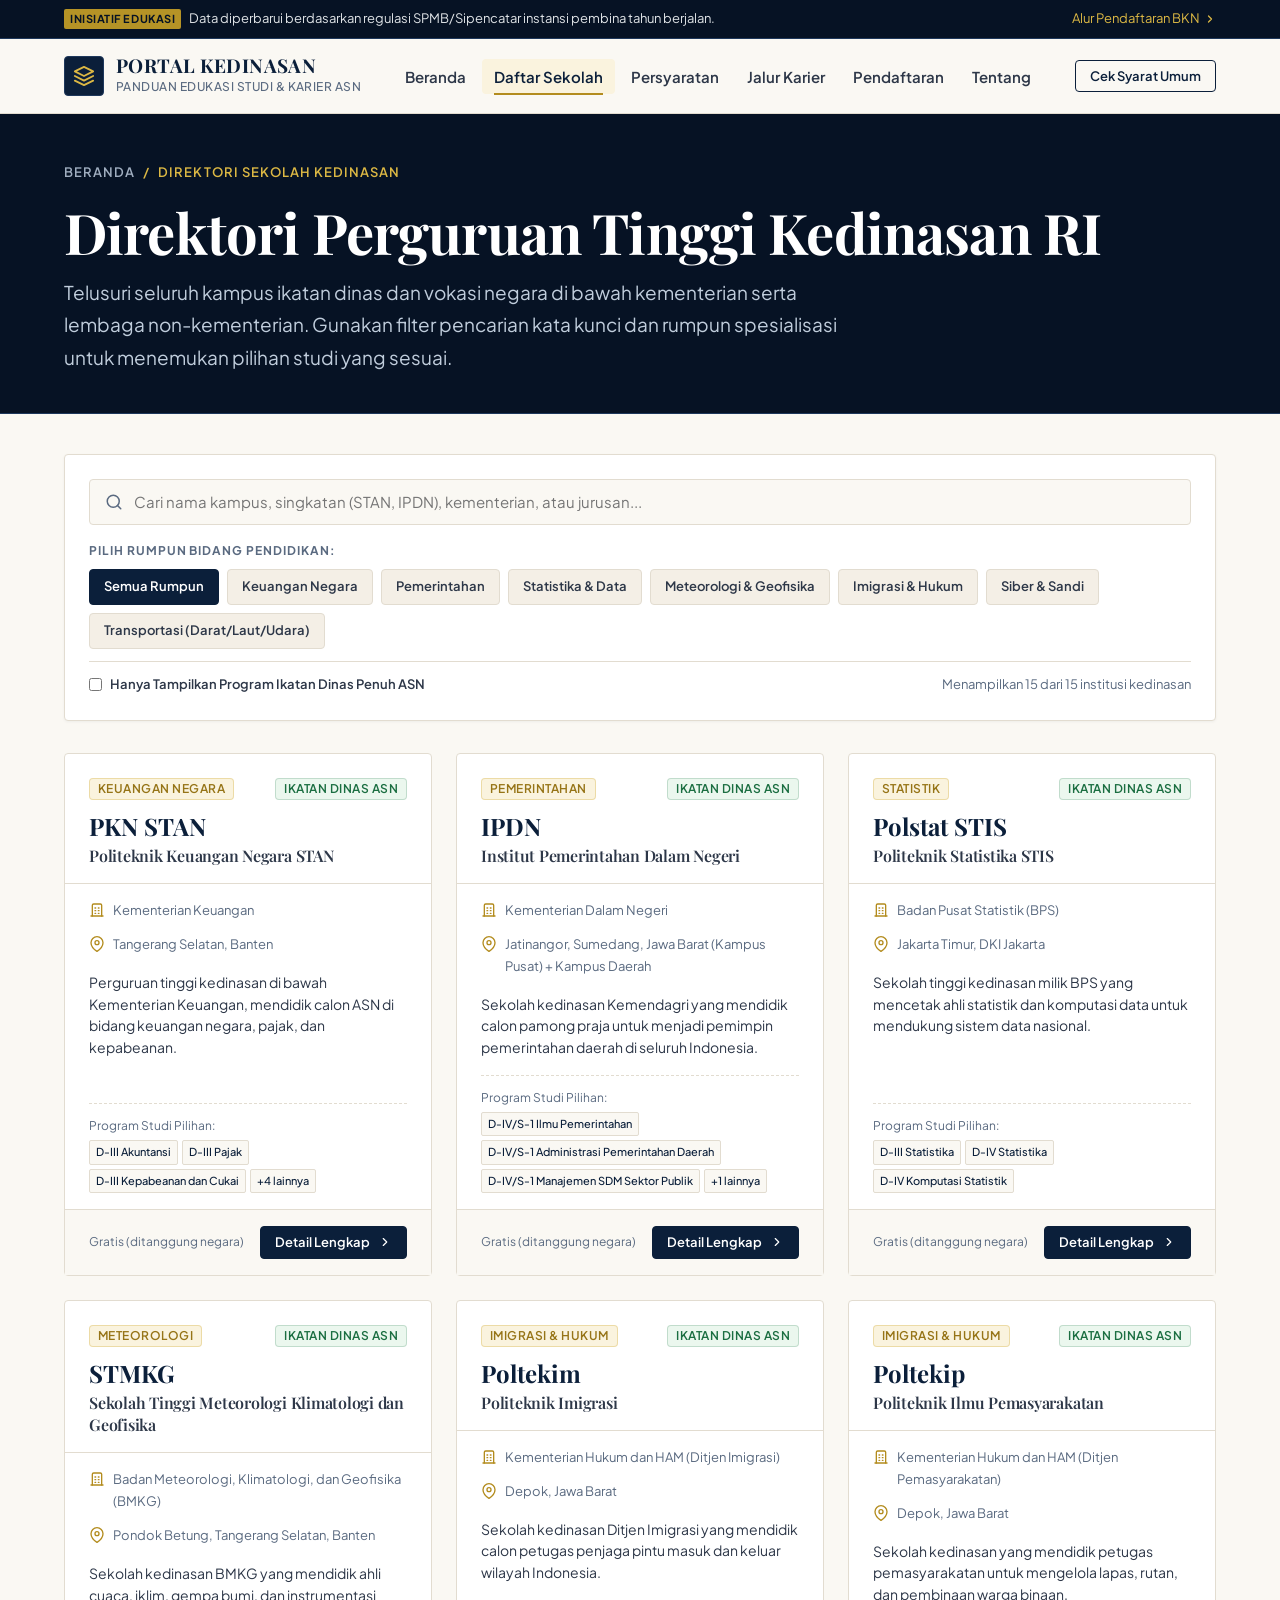
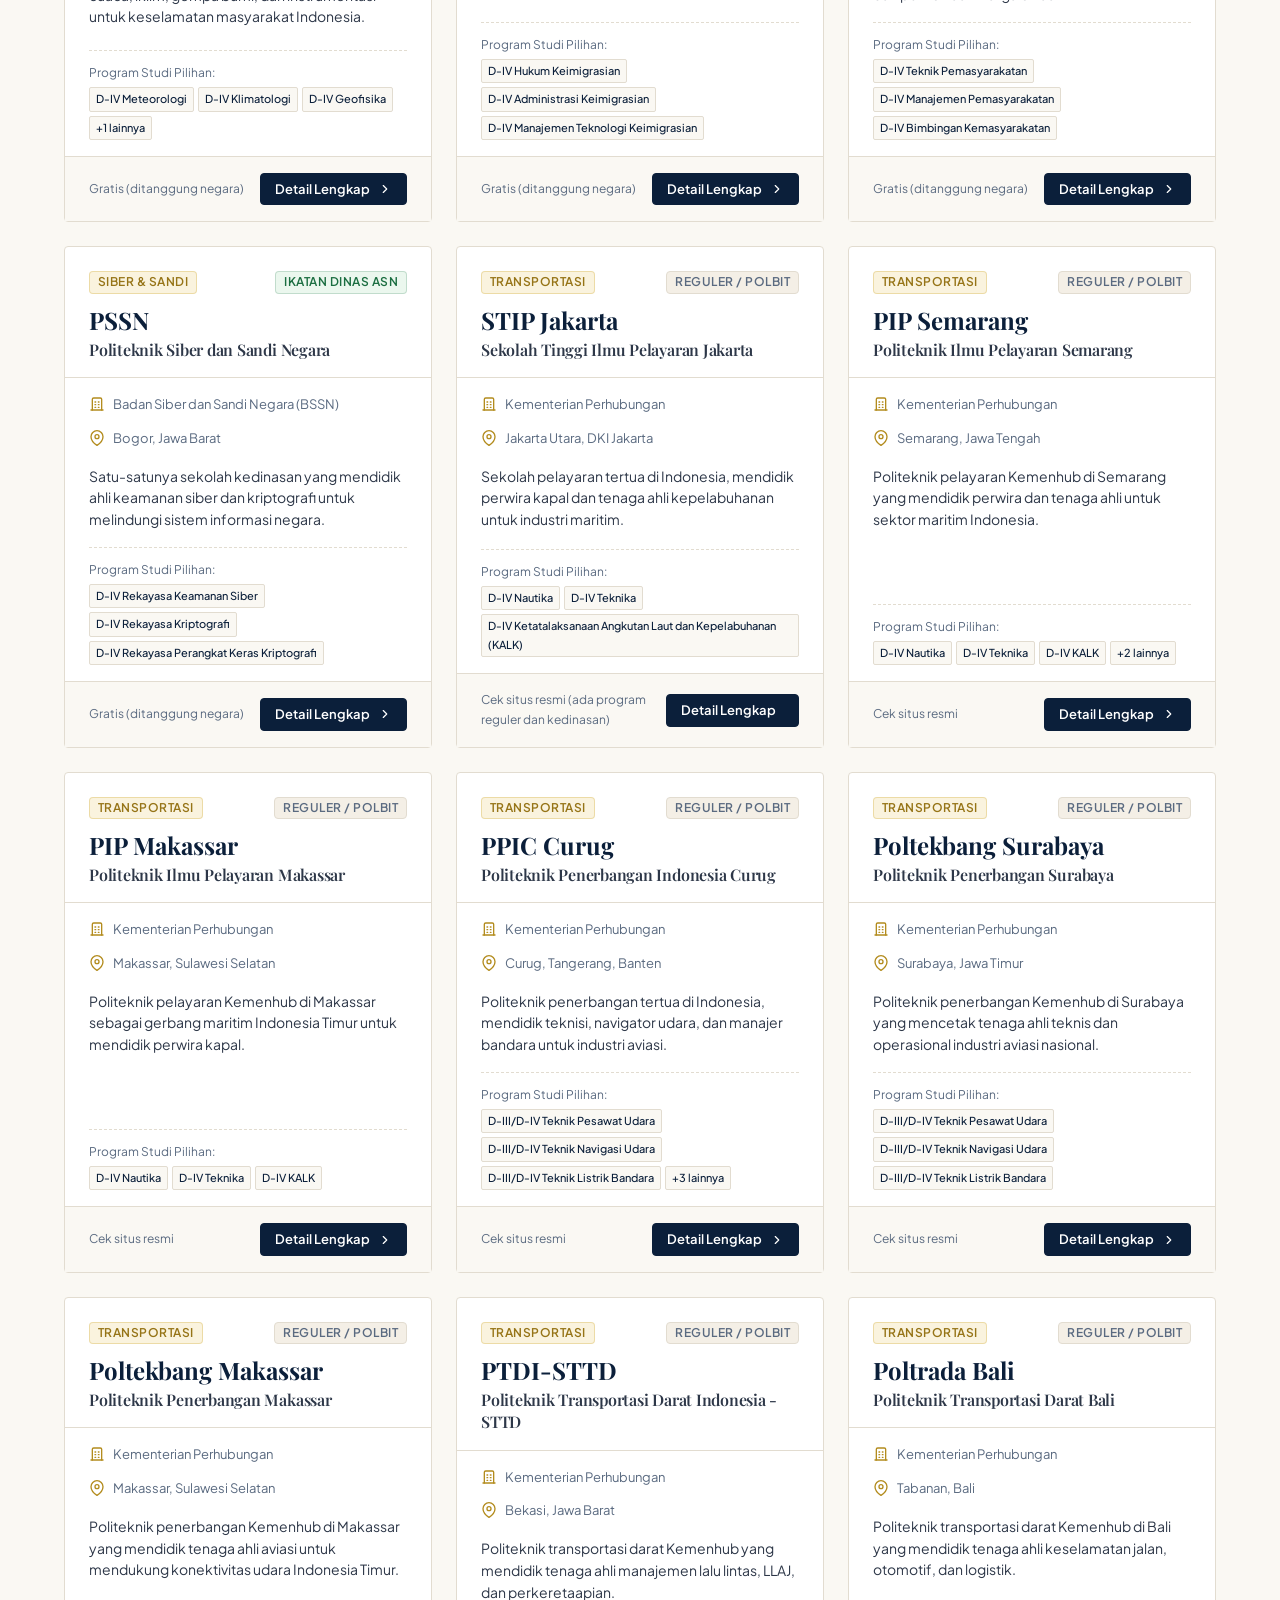
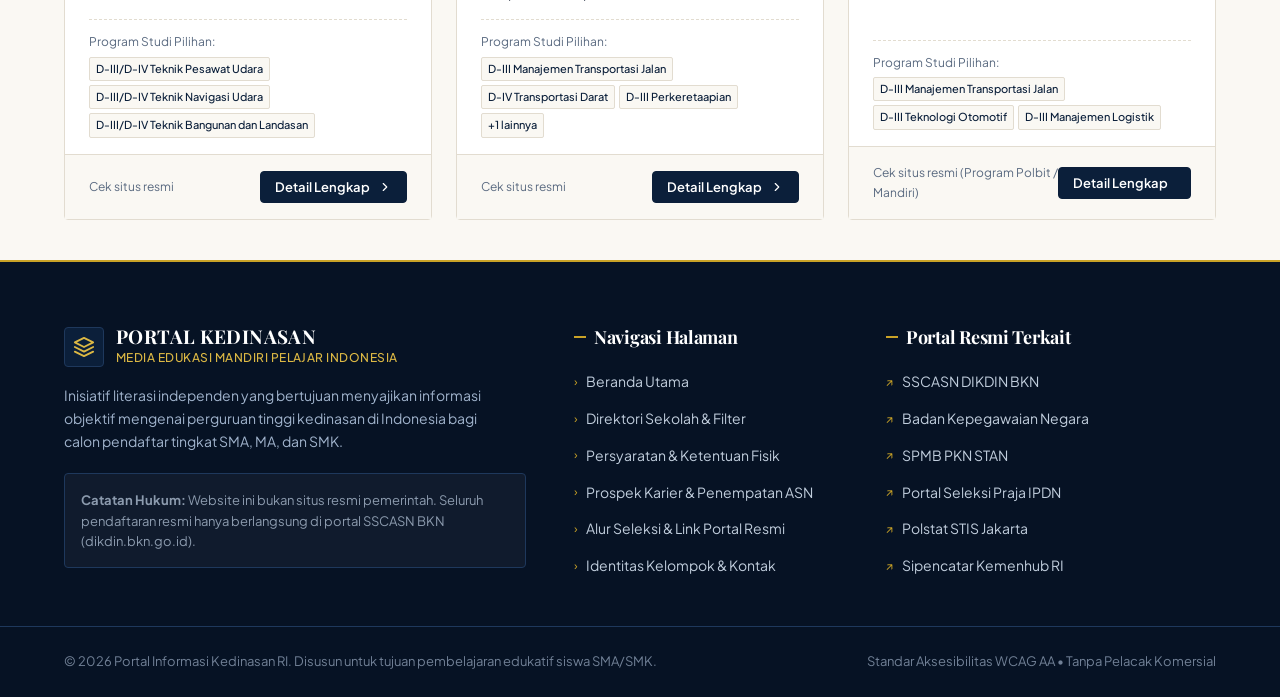
<file: website bk/daftar-sekolah.html>
<!DOCTYPE html>
<html lang="id">
<head>
  <meta charset="UTF-8">
  <meta name="viewport" content="width=device-width, initial-scale=1.0">
  <meta name="description" content="Direktori lengkap 15 perguruan tinggi kedinasan di Indonesia. Filter berdasarkan bidang keuangan, pemerintahan, transportasi, siber, statistik, dan imigrasi dengan rincian program studi.">
  <title>Daftar Sekolah Kedinasan | Portal Kedinasan RI</title>

  <!-- Google Fonts: Playfair Display & Plus Jakarta Sans -->
  <link rel="preconnect" href="https://fonts.googleapis.com">
  <link rel="preconnect" href="https://fonts.gstatic.com" crossorigin>
  <link href="https://fonts.googleapis.com/css2?family=Playfair+Display:ital,wght@0,600;0,700;0,800;1,600&family=Plus+Jakarta+Sans:wght@400;500;600;700&display=swap" rel="stylesheet">

  <!-- Stylesheet Utama -->
  <link rel="stylesheet" href="css/main.css">
</head>
<body>

  <!-- Top Notice Bar -->
  <aside class="top-notice-bar" aria-label="Pemberitahuan Status Portal">
    <div class="container top-notice-inner">
      <div class="notice-text">
        <span class="notice-badge">Inisiatif Edukasi</span>
        <span>Data diperbarui berdasarkan regulasi SPMB/Sipencatar instansi pembina tahun berjalan.</span>
      </div>
      <a href="pendaftaran.html" class="notice-link">
        <span>Alur Pendaftaran BKN</span>
        <svg width="12" height="12" viewBox="0 0 24 24" fill="none" stroke="currentColor" stroke-width="2.5" stroke-linecap="round" stroke-linejoin="round" aria-hidden="true"><polyline points="9 18 15 12 9 6"></polyline></svg>
      </a>
    </div>
  </aside>

  <!-- Sticky Navbar -->
  <header class="site-header">
    <div class="container navbar">
      <a href="index.html" class="brand" aria-label="Kembali ke Beranda Portal Kedinasan">
        <div class="brand-emblem" aria-hidden="true">
          <svg width="22" height="22" viewBox="0 0 24 24" fill="none" stroke="currentColor" stroke-width="2" stroke-linecap="round" stroke-linejoin="round">
            <path d="M12 2L2 7l10 5 10-5-10-5z"></path>
            <path d="M2 17l10 5 10-5"></path>
            <path d="M2 12l10 5 10-5"></path>
          </svg>
        </div>
        <div class="brand-text-wrap">
          <span class="brand-title">PORTAL KEDINASAN</span>
          <span class="brand-tagline">Panduan Edukasi Studi & Karier ASN</span>
        </div>
      </a>

      <!-- Mobile Hamburger Toggle -->
      <button type="button" class="mobile-toggle" aria-label="Buka menu navigasi" aria-expanded="false" aria-controls="primary-nav">
        <svg width="24" height="24" viewBox="0 0 24 24" fill="none" stroke="currentColor" stroke-width="2" stroke-linecap="round" stroke-linejoin="round" aria-hidden="true">
          <line x1="3" y1="12" x2="21" y2="12"></line>
          <line x1="3" y1="6" x2="21" y2="6"></line>
          <line x1="3" y1="18" x2="21" y2="18"></line>
        </svg>
      </button>

      <!-- Nav Links -->
      <nav class="nav-menu" id="primary-nav" aria-label="Navigasi Utama Situs">
        <ul class="nav-links">
          <li><a href="index.html" class="nav-link">Beranda</a></li>
          <li><a href="daftar-sekolah.html" class="nav-link active">Daftar Sekolah</a></li>
          <li><a href="persyaratan.html" class="nav-link">Persyaratan</a></li>
          <li><a href="jalur-karier.html" class="nav-link">Jalur Karier</a></li>
          <li><a href="pendaftaran.html" class="nav-link">Pendaftaran</a></li>
          <li><a href="tentang.html" class="nav-link">Tentang</a></li>
        </ul>
        <div class="nav-cta">
          <a href="persyaratan.html" class="btn btn-outline btn-sm">Cek Syarat Umum</a>
        </div>
      </nav>
    </div>
  </header>

  <main>
    <!-- Header Halaman & Breadcrumbs -->
    <header class="page-header">
      <div class="container">
        <nav class="breadcrumbs" aria-label="Navigasi Breadcrumb">
          <a href="index.html">Beranda</a>
          <span aria-hidden="true">/</span>
          <span aria-current="page">Direktori Sekolah Kedinasan</span>
        </nav>
        <h1>Direktori Perguruan Tinggi Kedinasan RI</h1>
        <p class="lead-text">
          Telusuri seluruh kampus ikatan dinas dan vokasi negara di bawah kementerian serta lembaga non-kementerian. Gunakan filter pencarian kata kunci dan rumpun spesialisasi untuk menemukan pilihan studi yang sesuai.
        </p>
      </div>
    </header>

    <!-- Area Filter & Katalog Sekolah -->
    <section class="section-padding-sm" aria-labelledby="filter-heading">
      <div class="container">
        <!-- Kotak Filter Interaktif -->
        <div class="filter-wrapper" role="search" aria-label="Pencarian dan Filter Sekolah Kedinasan">
          <h2 id="filter-heading" class="visually-hidden" style="display:none;">Pencarian dan Penyaringan</h2>

          <!-- Baris Pencarian Teks -->
          <div class="filter-top-row">
            <div class="search-input-group">
              <svg class="search-icon" width="18" height="18" viewBox="0 0 24 24" fill="none" stroke="currentColor" stroke-width="2" stroke-linecap="round" stroke-linejoin="round" aria-hidden="true">
                <circle cx="11" cy="11" r="8"></circle>
                <line x1="21" y1="21" x2="16.65" y2="16.65"></line>
              </svg>
              <input 
                type="text" 
                id="school-search-input" 
                class="search-input" 
                placeholder="Cari nama kampus, singkatan (STAN, IPDN), kementerian, atau jurusan..."
                aria-label="Cari sekolah kedinasan berdasarkan nama atau jurusan"
              >
              <button 
                type="button" 
                id="search-clear-btn" 
                class="search-clear-btn" 
                aria-label="Hapus kata kunci pencarian"
              >
                <svg width="16" height="16" viewBox="0 0 24 24" fill="none" stroke="currentColor" stroke-width="2" stroke-linecap="round" stroke-linejoin="round" aria-hidden="true"><line x1="18" y1="6" x2="6" y2="18"></line><line x1="6" y1="6" x2="18" y2="18"></line></svg>
              </button>
            </div>
          </div>

          <!-- Baris Chips Filter Bidang -->
          <div class="chips-label">Pilih Rumpun Bidang Pendidikan:</div>
          <div class="filter-chips" role="group" aria-label="Filter berdasarkan bidang keilmuan">
            <button type="button" class="chip active" data-category="all">Semua Rumpun</button>
            <button type="button" class="chip" data-category="keuangan">Keuangan Negara</button>
            <button type="button" class="chip" data-category="pemerintahan">Pemerintahan</button>
            <button type="button" class="chip" data-category="statistik">Statistika & Data</button>
            <button type="button" class="chip" data-category="meteorologi">Meteorologi & Geofisika</button>
            <button type="button" class="chip" data-category="hukum">Imigrasi & Hukum</button>
            <button type="button" class="chip" data-category="siber">Siber & Sandi</button>
            <button type="button" class="chip" data-category="transportasi">Transportasi (Darat/Laut/Udara)</button>
          </div>

          <!-- Baris Meta: Status Toggle & Counter -->
          <div class="filter-meta-row">
            <div class="status-toggle-wrap">
              <label class="toggle-label" for="toggle-ikatan-dinas">
                <input type="checkbox" id="toggle-ikatan-dinas">
                <span>Hanya Tampilkan Program Ikatan Dinas Penuh ASN</span>
              </label>
            </div>
            <div id="schools-count" aria-live="polite">
              Memuat data institusi kedinasan...
            </div>
          </div>
        </div>

        <!-- Grid Kartu Sekolah (Dirender via js/sekolah.js dari data/sekolah.json) -->
        <div class="schools-grid" id="schools-container" aria-live="polite" aria-busy="false">
          <!-- State Loading Placeholder -->
          <div style="grid-column: 1 / -1; text-align: center; padding: var(--space-12);">
            <p style="color: var(--color-text-muted);">Memuat data sekolah dari arsip resmi...</p>
          </div>
        </div>
      </div>
    </section>
  </main>

  <!-- Modal Dialog Detail Sekolah (Accessible Pop-up) -->
  <div 
    class="modal-backdrop" 
    id="school-modal" 
    role="dialog" 
    aria-modal="true" 
    aria-labelledby="modal-title" 
    aria-hidden="true"
  >
    <div class="modal-dialog" id="modal-dynamic-content" role="document">
      <!-- Diisi secara dinamis oleh JavaScript -->
    </div>
  </div>

  <!-- Footer Lengkap 3 Kolom -->
  <footer class="site-footer">
    <div class="container footer-top">
      <div class="footer-grid">
        <div class="footer-col-brand">
          <div class="brand">
            <div class="brand-emblem" aria-hidden="true">
              <svg width="22" height="22" viewBox="0 0 24 24" fill="none" stroke="currentColor" stroke-width="2" stroke-linecap="round" stroke-linejoin="round">
                <path d="M12 2L2 7l10 5 10-5-10-5z"></path>
                <path d="M2 17l10 5 10-5"></path>
                <path d="M2 12l10 5 10-5"></path>
              </svg>
            </div>
            <div class="brand-text-wrap">
              <span class="brand-title">PORTAL KEDINASAN</span>
              <span class="brand-tagline">Media Edukasi Mandiri Pelajar Indonesia</span>
            </div>
          </div>
          <p class="footer-bio">
            Inisiatif literasi independen yang bertujuan menyajikan informasi objektif mengenai perguruan tinggi kedinasan di Indonesia bagi calon pendaftar tingkat SMA, MA, dan SMK.
          </p>
          <div class="footer-disclaimer-box">
            <strong>Catatan Hukum:</strong> Website ini bukan situs resmi pemerintah. Seluruh pendaftaran resmi hanya berlangsung di portal SSCASN BKN (dikdin.bkn.go.id).
          </div>
        </div>

        <div>
          <h3 class="footer-col-title">Navigasi Halaman</h3>
          <ul class="footer-links-list">
            <li><a href="index.html" class="footer-link"><span class="footer-link-icon">›</span> Beranda Utama</a></li>
            <li><a href="daftar-sekolah.html" class="footer-link"><span class="footer-link-icon">›</span> Direktori Sekolah & Filter</a></li>
            <li><a href="persyaratan.html" class="footer-link"><span class="footer-link-icon">›</span> Persyaratan & Ketentuan Fisik</a></li>
            <li><a href="jalur-karier.html" class="footer-link"><span class="footer-link-icon">›</span> Prospek Karier & Penempatan ASN</a></li>
            <li><a href="pendaftaran.html" class="footer-link"><span class="footer-link-icon">›</span> Alur Seleksi & Link Portal Resmi</a></li>
            <li><a href="tentang.html" class="footer-link"><span class="footer-link-icon">›</span> Identitas Kelompok & Kontak</a></li>
          </ul>
        </div>

        <div>
          <h3 class="footer-col-title">Portal Resmi Terkait</h3>
          <ul class="footer-links-list">
            <li><a href="https://dikdin.bkn.go.id" target="_blank" rel="noopener noreferrer" class="footer-link"><span class="footer-link-icon">↗</span> SSCASN DIKDIN BKN</a></li>
            <li><a href="https://www.bkn.go.id" target="_blank" rel="noopener noreferrer" class="footer-link"><span class="footer-link-icon">↗</span> Badan Kepegawaian Negara</a></li>
            <li><a href="https://spmb.pknstan.ac.id" target="_blank" rel="noopener noreferrer" class="footer-link"><span class="footer-link-icon">↗</span> SPMB PKN STAN</a></li>
            <li><a href="https://ipdn.ac.id" target="_blank" rel="noopener noreferrer" class="footer-link"><span class="footer-link-icon">↗</span> Portal Seleksi Praja IPDN</a></li>
            <li><a href="https://stis.ac.id" target="_blank" rel="noopener noreferrer" class="footer-link"><span class="footer-link-icon">↗</span> Polstat STIS Jakarta</a></li>
            <li><a href="https://sipencatar.dephub.go.id" target="_blank" rel="noopener noreferrer" class="footer-link"><span class="footer-link-icon">↗</span> Sipencatar Kemenhub RI</a></li>
          </ul>
        </div>
      </div>
    </div>

    <div class="footer-bottom">
      <div class="container footer-bottom-inner">
        <div>
          © 2026 Portal Informasi Kedinasan RI. Disusun untuk tujuan pembelajaran edukatif siswa SMA/SMK.
        </div>
        <div>
          Standar Aksesibilitas WCAG AA • Tanpa Pelacak Komersial
        </div>
      </div>
    </div>
  </footer>

  <!-- Tombol Kembali ke Atas -->
  <button type="button" class="back-to-top" aria-label="Kembali ke atas halaman">
    <svg width="20" height="20" viewBox="0 0 24 24" fill="none" stroke="currentColor" stroke-width="2.5" stroke-linecap="round" stroke-linejoin="round" aria-hidden="true"><polyline points="18 15 12 9 6 15"></polyline></svg>
  </button>

  <!-- Scripts -->
  <script src="js/main.js"></script>
  <script src="js/sekolah.js"></script>
</body>
</html>
</file>
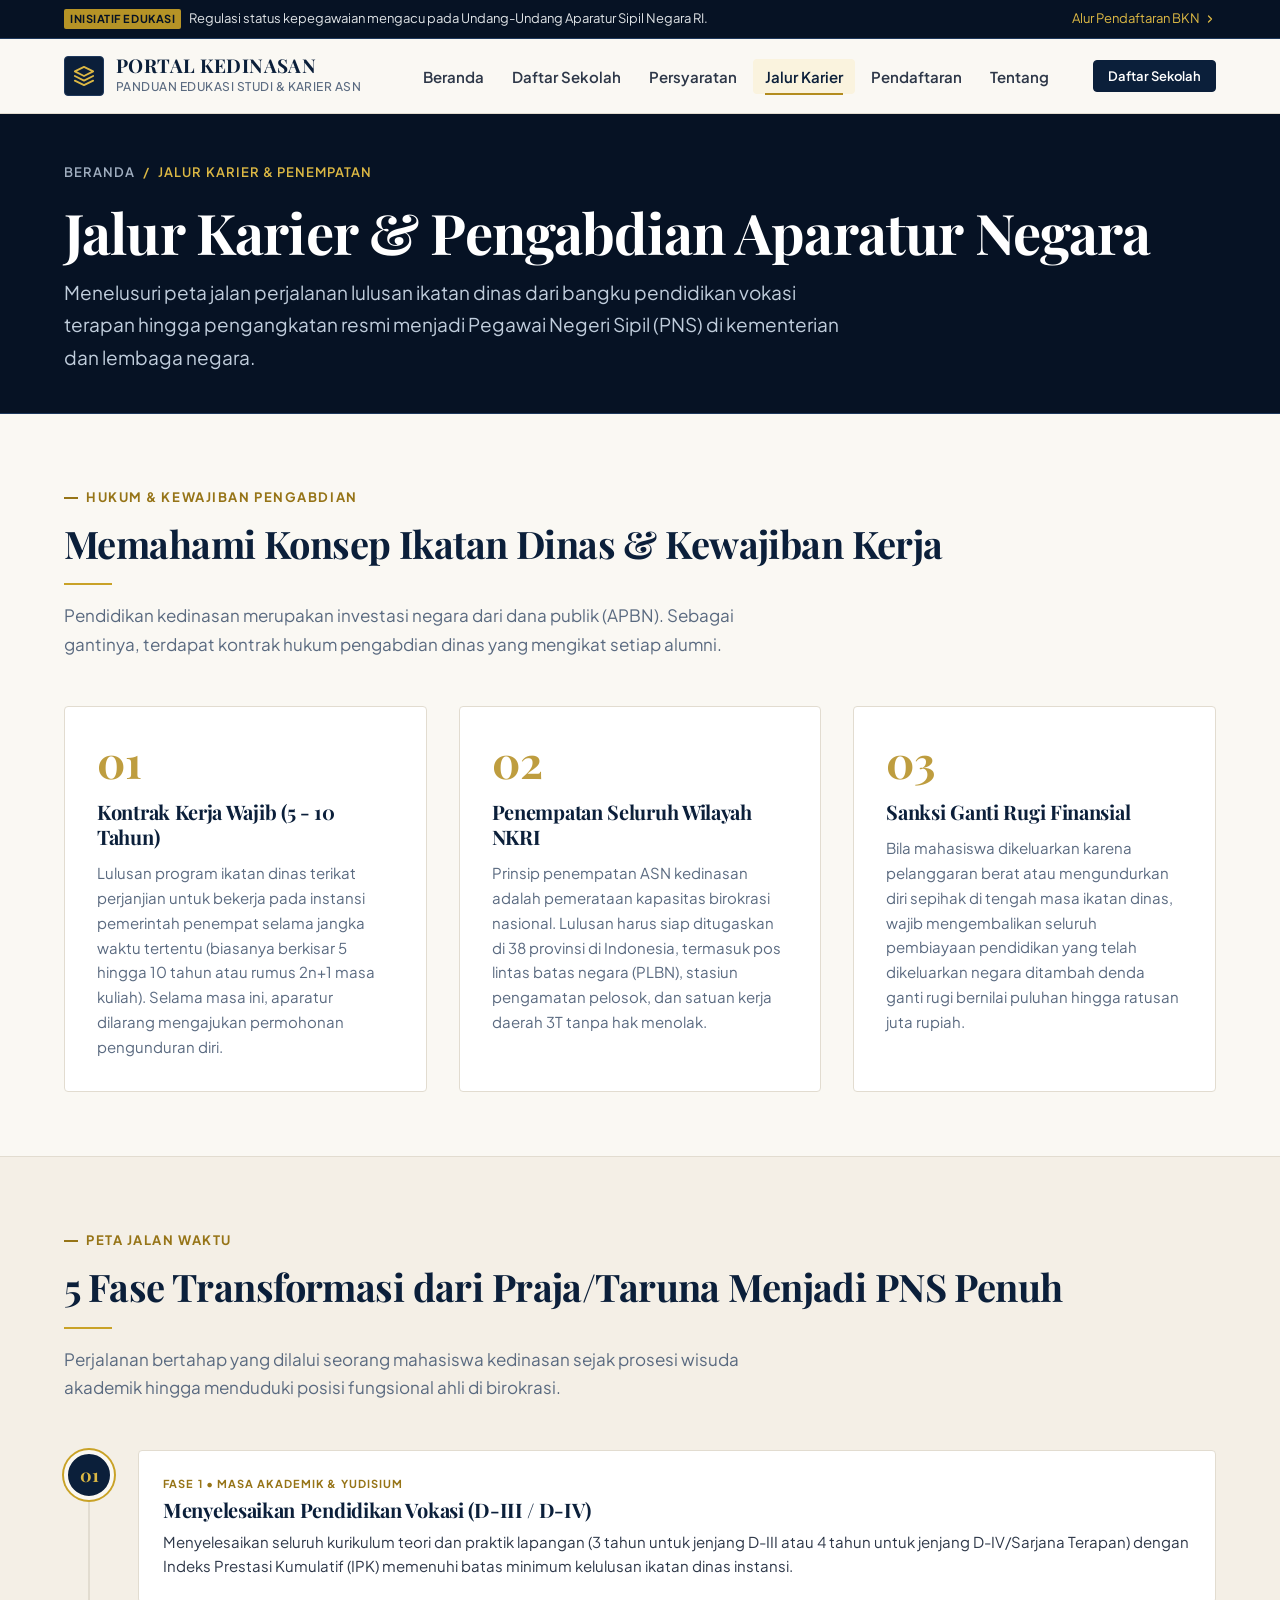
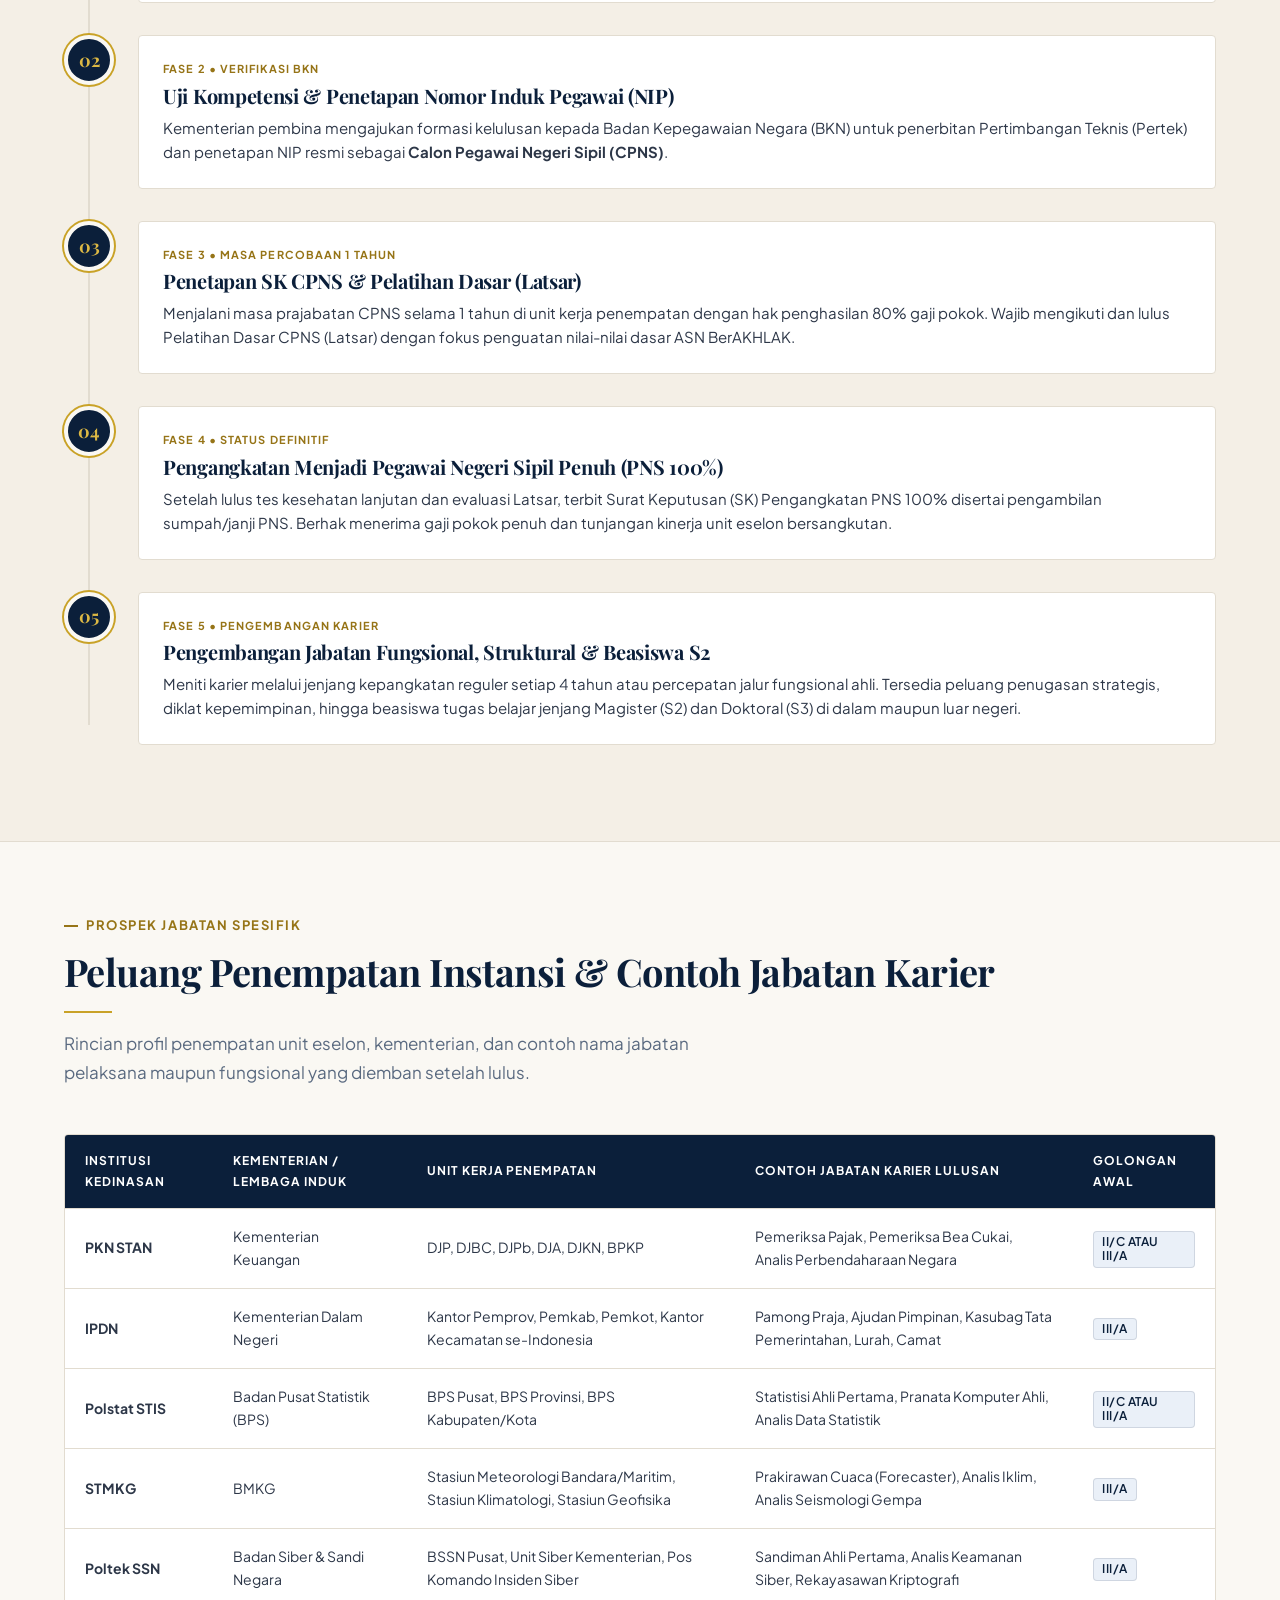
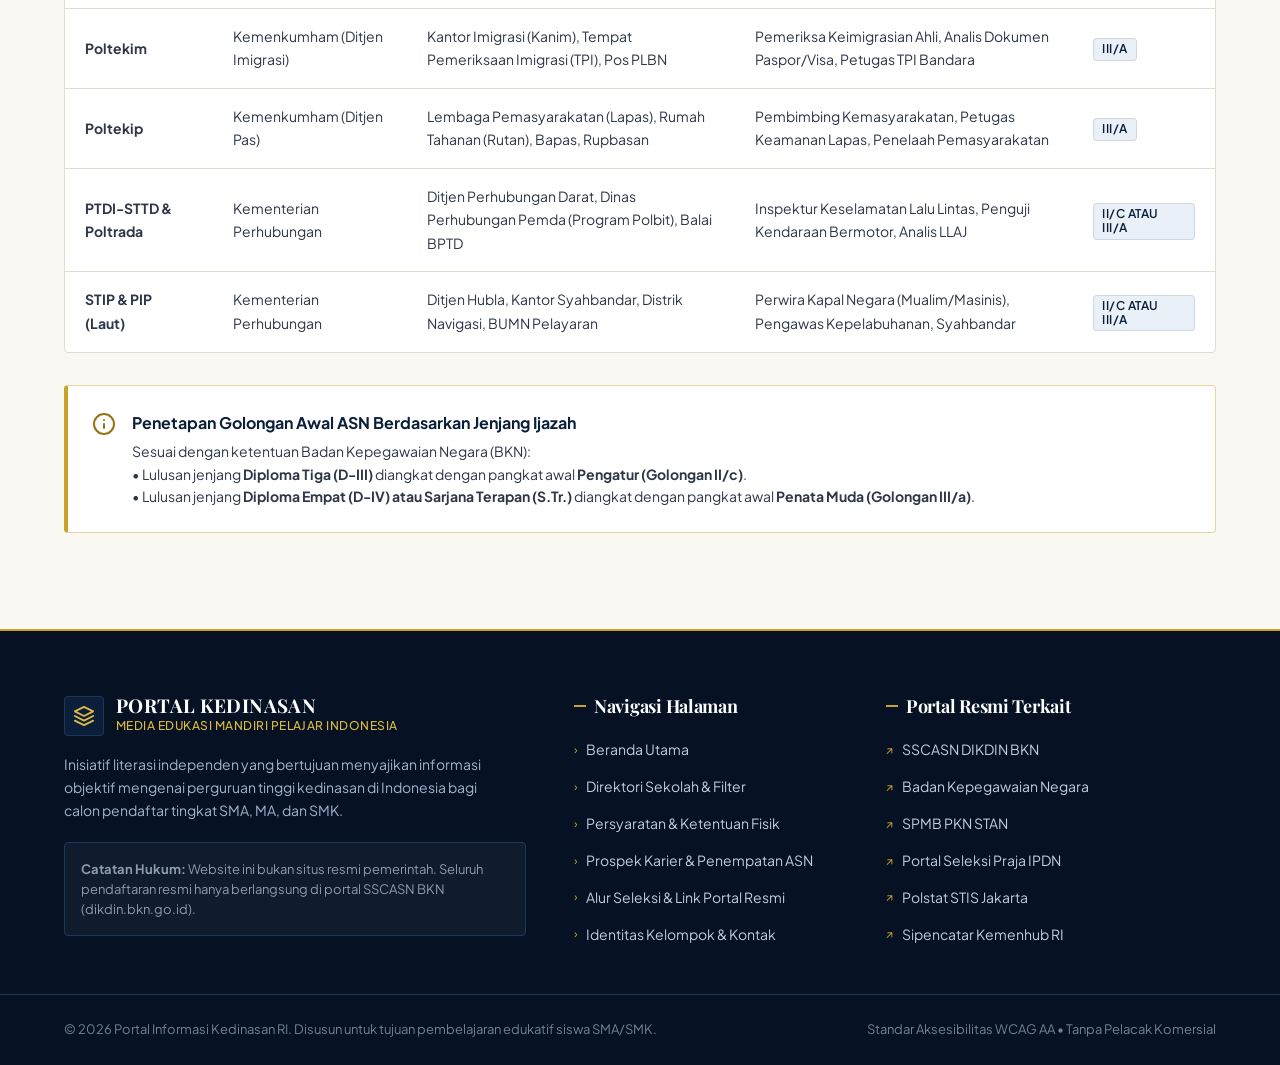
<file: website bk/jalur-karier.html>
<!DOCTYPE html>
<html lang="id">
<head>
  <meta charset="UTF-8">
  <meta name="viewport" content="width=device-width, initial-scale=1.0">
  <meta name="description" content="Panduan jenjang karier lulusan sekolah kedinasan, penempatan kerja ASN, instansi pembina, aturan ikatan dinas, dan kepangkatan golongan CPNS.">
  <title>Jalur Karier & Pengabdian ASN | Portal Kedinasan RI</title>

  <!-- Google Fonts: Playfair Display & Plus Jakarta Sans -->
  <link rel="preconnect" href="https://fonts.googleapis.com">
  <link rel="preconnect" href="https://fonts.gstatic.com" crossorigin>
  <link href="https://fonts.googleapis.com/css2?family=Playfair+Display:ital,wght@0,600;0,700;0,800;1,600&family=Plus+Jakarta+Sans:wght@400;500;600;700&display=swap" rel="stylesheet">

  <!-- Stylesheet Utama -->
  <link rel="stylesheet" href="css/main.css">
</head>
<body>

  <!-- Top Notice Bar -->
  <aside class="top-notice-bar" aria-label="Pemberitahuan Status Portal">
    <div class="container top-notice-inner">
      <div class="notice-text">
        <span class="notice-badge">Inisiatif Edukasi</span>
        <span>Regulasi status kepegawaian mengacu pada Undang-Undang Aparatur Sipil Negara RI.</span>
      </div>
      <a href="pendaftaran.html" class="notice-link">
        <span>Alur Pendaftaran BKN</span>
        <svg width="12" height="12" viewBox="0 0 24 24" fill="none" stroke="currentColor" stroke-width="2.5" stroke-linecap="round" stroke-linejoin="round" aria-hidden="true"><polyline points="9 18 15 12 9 6"></polyline></svg>
      </a>
    </div>
  </aside>

  <!-- Sticky Navbar -->
  <header class="site-header">
    <div class="container navbar">
      <a href="index.html" class="brand" aria-label="Kembali ke Beranda Portal Kedinasan">
        <div class="brand-emblem" aria-hidden="true">
          <svg width="22" height="22" viewBox="0 0 24 24" fill="none" stroke="currentColor" stroke-width="2" stroke-linecap="round" stroke-linejoin="round">
            <path d="M12 2L2 7l10 5 10-5-10-5z"></path>
            <path d="M2 17l10 5 10-5"></path>
            <path d="M2 12l10 5 10-5"></path>
          </svg>
        </div>
        <div class="brand-text-wrap">
          <span class="brand-title">PORTAL KEDINASAN</span>
          <span class="brand-tagline">Panduan Edukasi Studi & Karier ASN</span>
        </div>
      </a>

      <!-- Mobile Hamburger Toggle -->
      <button type="button" class="mobile-toggle" aria-label="Buka menu navigasi" aria-expanded="false" aria-controls="primary-nav">
        <svg width="24" height="24" viewBox="0 0 24 24" fill="none" stroke="currentColor" stroke-width="2" stroke-linecap="round" stroke-linejoin="round" aria-hidden="true">
          <line x1="3" y1="12" x2="21" y2="12"></line>
          <line x1="3" y1="6" x2="21" y2="6"></line>
          <line x1="3" y1="18" x2="21" y2="18"></line>
        </svg>
      </button>

      <nav class="nav-menu" id="primary-nav" aria-label="Navigasi Utama Situs">
        <ul class="nav-links">
          <li><a href="index.html" class="nav-link">Beranda</a></li>
          <li><a href="daftar-sekolah.html" class="nav-link">Daftar Sekolah</a></li>
          <li><a href="persyaratan.html" class="nav-link">Persyaratan</a></li>
          <li><a href="jalur-karier.html" class="nav-link active">Jalur Karier</a></li>
          <li><a href="pendaftaran.html" class="nav-link">Pendaftaran</a></li>
          <li><a href="tentang.html" class="nav-link">Tentang</a></li>
        </ul>
        <div class="nav-cta">
          <a href="daftar-sekolah.html" class="btn btn-primary btn-sm">Daftar Sekolah</a>
        </div>
      </nav>
    </div>
  </header>

  <main>
    <!-- Header Halaman -->
    <header class="page-header">
      <div class="container">
        <nav class="breadcrumbs" aria-label="Navigasi Breadcrumb">
          <a href="index.html">Beranda</a>
          <span aria-hidden="true">/</span>
          <span aria-current="page">Jalur Karier & Penempatan</span>
        </nav>
        <h1>Jalur Karier & Pengabdian Aparatur Negara</h1>
        <p class="lead-text">
          Menelusuri peta jalan perjalanan lulusan ikatan dinas dari bangku pendidikan vokasi terapan hingga pengangkatan resmi menjadi Pegawai Negeri Sipil (PNS) di kementerian dan lembaga negara.
        </p>
      </div>
    </header>

    <!-- 1. Konsep Ikatan Dinas & Realitas Penempatan -->
    <section class="section-padding reveal" aria-labelledby="konsep-heading">
      <div class="container">
        <div class="section-header">
          <span class="kicker">HUKUM & KEWAJIBAN PENGABDIAN</span>
          <h2 id="konsep-heading">Memahami Konsep Ikatan Dinas & Kewajiban Kerja</h2>
          <div class="section-rule"></div>
          <p class="section-desc">
            Pendidikan kedinasan merupakan investasi negara dari dana publik (APBN). Sebagai gantinya, terdapat kontrak hukum pengabdian dinas yang mengikat setiap alumni.
          </p>
        </div>

        <div class="pillars-grid">
          <article class="pillar-card">
            <div class="pillar-num">01</div>
            <h3 class="pillar-title">Kontrak Kerja Wajib (5 - 10 Tahun)</h3>
            <p class="pillar-text">
              Lulusan program ikatan dinas terikat perjanjian untuk bekerja pada instansi pemerintah penempat selama jangka waktu tertentu (biasanya berkisar 5 hingga 10 tahun atau rumus 2n+1 masa kuliah). Selama masa ini, aparatur dilarang mengajukan permohonan pengunduran diri.
            </p>
          </article>

          <article class="pillar-card">
            <div class="pillar-num">02</div>
            <h3 class="pillar-title">Penempatan Seluruh Wilayah NKRI</h3>
            <p class="pillar-text">
              Prinsip penempatan ASN kedinasan adalah pemerataan kapasitas birokrasi nasional. Lulusan harus siap ditugaskan di 38 provinsi di Indonesia, termasuk pos lintas batas negara (PLBN), stasiun pengamatan pelosok, dan satuan kerja daerah 3T tanpa hak menolak.
            </p>
          </article>

          <article class="pillar-card">
            <div class="pillar-num">03</div>
            <h3 class="pillar-title">Sanksi Ganti Rugi Finansial</h3>
            <p class="pillar-text">
              Bila mahasiswa dikeluarkan karena pelanggaran berat atau mengundurkan diri sepihak di tengah masa ikatan dinas, wajib mengembalikan seluruh pembiayaan pendidikan yang telah dikeluarkan negara ditambah denda ganti rugi bernilai puluhan hingga ratusan juta rupiah.
            </p>
          </article>
        </div>
      </div>
    </section>

    <!-- 2. Timeline Vertikal: Peta Jalan Karier Lulusan -->
    <section class="section-padding reveal" style="background-color: var(--color-surface-warm); border-block: 1px solid var(--color-border-subtle);" aria-labelledby="timeline-heading">
      <div class="container">
        <div class="section-header">
          <span class="kicker">PETA JALAN WAKTU</span>
          <h2 id="timeline-heading">5 Fase Transformasi dari Praja/Taruna Menjadi PNS Penuh</h2>
          <div class="section-rule"></div>
          <p class="section-desc">
            Perjalanan bertahap yang dilalui seorang mahasiswa kedinasan sejak prosesi wisuda akademik hingga menduduki posisi fungsional ahli di birokrasi.
          </p>
        </div>

        <div class="career-timeline">
          <!-- Timeline 01 -->
          <div class="timeline-row">
            <div class="timeline-badge-node">01</div>
            <div class="timeline-content-card">
              <div class="timeline-stage-tag">Fase 1 • Masa Akademik & Yudisium</div>
              <h3 class="timeline-title">Menyelesaikan Pendidikan Vokasi (D-III / D-IV)</h3>
              <p class="timeline-text">
                Menyelesaikan seluruh kurikulum teori dan praktik lapangan (3 tahun untuk jenjang D-III atau 4 tahun untuk jenjang D-IV/Sarjana Terapan) dengan Indeks Prestasi Kumulatif (IPK) memenuhi batas minimum kelulusan ikatan dinas instansi.
              </p>
            </div>
          </div>

          <!-- Timeline 02 -->
          <div class="timeline-row">
            <div class="timeline-badge-node">02</div>
            <div class="timeline-content-card">
              <div class="timeline-stage-tag">Fase 2 • Verifikasi BKN</div>
              <h3 class="timeline-title">Uji Kompetensi & Penetapan Nomor Induk Pegawai (NIP)</h3>
              <p class="timeline-text">
                Kementerian pembina mengajukan formasi kelulusan kepada Badan Kepegawaian Negara (BKN) untuk penerbitan Pertimbangan Teknis (Pertek) dan penetapan NIP resmi sebagai <strong>Calon Pegawai Negeri Sipil (CPNS)</strong>.
              </p>
            </div>
          </div>

          <!-- Timeline 03 -->
          <div class="timeline-row">
            <div class="timeline-badge-node">03</div>
            <div class="timeline-content-card">
              <div class="timeline-stage-tag">Fase 3 • Masa Percobaan 1 Tahun</div>
              <h3 class="timeline-title">Penetapan SK CPNS & Pelatihan Dasar (Latsar)</h3>
              <p class="timeline-text">
                Menjalani masa prajabatan CPNS selama 1 tahun di unit kerja penempatan dengan hak penghasilan 80% gaji pokok. Wajib mengikuti dan lulus Pelatihan Dasar CPNS (Latsar) dengan fokus penguatan nilai-nilai dasar ASN BerAKHLAK.
              </p>
            </div>
          </div>

          <!-- Timeline 04 -->
          <div class="timeline-row">
            <div class="timeline-badge-node">04</div>
            <div class="timeline-content-card">
              <div class="timeline-stage-tag">Fase 4 • Status Definitif</div>
              <h3 class="timeline-title">Pengangkatan Menjadi Pegawai Negeri Sipil Penuh (PNS 100%)</h3>
              <p class="timeline-text">
                Setelah lulus tes kesehatan lanjutan dan evaluasi Latsar, terbit Surat Keputusan (SK) Pengangkatan PNS 100% disertai pengambilan sumpah/janji PNS. Berhak menerima gaji pokok penuh dan tunjangan kinerja unit eselon bersangkutan.
              </p>
            </div>
          </div>

          <!-- Timeline 05 -->
          <div class="timeline-row">
            <div class="timeline-badge-node">05</div>
            <div class="timeline-content-card">
              <div class="timeline-stage-tag">Fase 5 • Pengembangan Karier</div>
              <h3 class="timeline-title">Pengembangan Jabatan Fungsional, Struktural & Beasiswa S2</h3>
              <p class="timeline-text">
                Meniti karier melalui jenjang kepangkatan reguler setiap 4 tahun atau percepatan jalur fungsional ahli. Tersedia peluang penugasan strategis, diklat kepemimpinan, hingga beasiswa tugas belajar jenjang Magister (S2) dan Doktoral (S3) di dalam maupun luar negeri.
              </p>
            </div>
          </div>
        </div>
      </div>
    </section>

    <!-- 3. Rincian Instansi Penempatan & Contoh Jabatan -->
    <section class="section-padding reveal" aria-labelledby="penempatan-heading">
      <div class="container">
        <div class="section-header">
          <span class="kicker">PROSPEK JABATAN SPESIFIK</span>
          <h2 id="penempatan-heading">Peluang Penempatan Instansi & Contoh Jabatan Karier</h2>
          <div class="section-rule"></div>
          <p class="section-desc">
            Rincian profil penempatan unit eselon, kementerian, dan contoh nama jabatan pelaksana maupun fungsional yang diemban setelah lulus.
          </p>
        </div>

        <div class="table-wrapper">
          <table class="data-table" aria-label="Tabel instansi penempatan dan contoh jabatan lulusan kedinasan">
            <thead>
              <tr>
                <th scope="col">Institusi Kedinasan</th>
                <th scope="col">Kementerian / Lembaga Induk</th>
                <th scope="col">Unit Kerja Penempatan</th>
                <th scope="col">Contoh Jabatan Karier Lulusan</th>
                <th scope="col">Golongan Awal</th>
              </tr>
            </thead>
            <tbody>
              <tr>
                <td><strong>PKN STAN</strong></td>
                <td>Kementerian Keuangan</td>
                <td>DJP, DJBC, DJPb, DJA, DJKN, BPKP</td>
                <td>Pemeriksa Pajak, Pemeriksa Bea Cukai, Analis Perbendaharaan Negara</td>
                <td><span class="badge badge-navy">II/c atau III/a</span></td>
              </tr>
              <tr>
                <td><strong>IPDN</strong></td>
                <td>Kementerian Dalam Negeri</td>
                <td>Kantor Pemprov, Pemkab, Pemkot, Kantor Kecamatan se-Indonesia</td>
                <td>Pamong Praja, Ajudan Pimpinan, Kasubag Tata Pemerintahan, Lurah, Camat</td>
                <td><span class="badge badge-navy">III/a</span></td>
              </tr>
              <tr>
                <td><strong>Polstat STIS</strong></td>
                <td>Badan Pusat Statistik (BPS)</td>
                <td>BPS Pusat, BPS Provinsi, BPS Kabupaten/Kota</td>
                <td>Statistisi Ahli Pertama, Pranata Komputer Ahli, Analis Data Statistik</td>
                <td><span class="badge badge-navy">II/c atau III/a</span></td>
              </tr>
              <tr>
                <td><strong>STMKG</strong></td>
                <td>BMKG</td>
                <td>Stasiun Meteorologi Bandara/Maritim, Stasiun Klimatologi, Stasiun Geofisika</td>
                <td>Prakirawan Cuaca (Forecaster), Analis Iklim, Analis Seismologi Gempa</td>
                <td><span class="badge badge-navy">III/a</span></td>
              </tr>
              <tr>
                <td><strong>Poltek SSN</strong></td>
                <td>Badan Siber & Sandi Negara</td>
                <td>BSSN Pusat, Unit Siber Kementerian, Pos Komando Insiden Siber</td>
                <td>Sandiman Ahli Pertama, Analis Keamanan Siber, Rekayasawan Kriptografi</td>
                <td><span class="badge badge-navy">III/a</span></td>
              </tr>
              <tr>
                <td><strong>Poltekim</strong></td>
                <td>Kemenkumham (Ditjen Imigrasi)</td>
                <td>Kantor Imigrasi (Kanim), Tempat Pemeriksaan Imigrasi (TPI), Pos PLBN</td>
                <td>Pemeriksa Keimigrasian Ahli, Analis Dokumen Paspor/Visa, Petugas TPI Bandara</td>
                <td><span class="badge badge-navy">III/a</span></td>
              </tr>
              <tr>
                <td><strong>Poltekip</strong></td>
                <td>Kemenkumham (Ditjen Pas)</td>
                <td>Lembaga Pemasyarakatan (Lapas), Rumah Tahanan (Rutan), Bapas, Rupbasan</td>
                <td>Pembimbing Kemasyarakatan, Petugas Keamanan Lapas, Penelaah Pemasyarakatan</td>
                <td><span class="badge badge-navy">III/a</span></td>
              </tr>
              <tr>
                <td><strong>PTDI-STTD & Poltrada</strong></td>
                <td>Kementerian Perhubungan</td>
                <td>Ditjen Perhubungan Darat, Dinas Perhubungan Pemda (Program Polbit), Balai BPTD</td>
                <td>Inspektur Keselamatan Lalu Lintas, Penguji Kendaraan Bermotor, Analis LLAJ</td>
                <td><span class="badge badge-navy">II/c atau III/a</span></td>
              </tr>
              <tr>
                <td><strong>STIP & PIP (Laut)</strong></td>
                <td>Kementerian Perhubungan</td>
                <td>Ditjen Hubla, Kantor Syahbandar, Distrik Navigasi, BUMN Pelayaran</td>
                <td>Perwira Kapal Negara (Mualim/Masinis), Pengawas Kepelabuhanan, Syahbandar</td>
                <td><span class="badge badge-navy">II/c atau III/a</span></td>
              </tr>
            </tbody>
          </table>
        </div>

        <div class="callout-box" style="margin-top: var(--space-8);">
          <svg class="callout-icon" width="24" height="24" viewBox="0 0 24 24" fill="none" stroke="currentColor" stroke-width="2" stroke-linecap="round" stroke-linejoin="round" aria-hidden="true"><circle cx="12" cy="12" r="10"></circle><line x1="12" y1="16" x2="12" y2="12"></line><line x1="12" y1="8" x2="12.01" y2="8"></line></svg>
          <div>
            <div class="callout-title">Penetapan Golongan Awal ASN Berdasarkan Jenjang Ijazah</div>
            <p class="callout-desc">
              Sesuai dengan ketentuan Badan Kepegawaian Negara (BKN):
              <br>• Lulusan jenjang <strong>Diploma Tiga (D-III)</strong> diangkat dengan pangkat awal <strong>Pengatur (Golongan II/c)</strong>.
              <br>• Lulusan jenjang <strong>Diploma Empat (D-IV) atau Sarjana Terapan (S.Tr.)</strong> diangkat dengan pangkat awal <strong>Penata Muda (Golongan III/a)</strong>.
            </p>
          </div>
        </div>
      </div>
    </section>
  </main>

  <!-- Footer Lengkap 3 Kolom -->
  <footer class="site-footer">
    <div class="container footer-top">
      <div class="footer-grid">
        <div class="footer-col-brand">
          <div class="brand">
            <div class="brand-emblem" aria-hidden="true">
              <svg width="22" height="22" viewBox="0 0 24 24" fill="none" stroke="currentColor" stroke-width="2" stroke-linecap="round" stroke-linejoin="round">
                <path d="M12 2L2 7l10 5 10-5-10-5z"></path>
                <path d="M2 17l10 5 10-5"></path>
                <path d="M2 12l10 5 10-5"></path>
              </svg>
            </div>
            <div class="brand-text-wrap">
              <span class="brand-title">PORTAL KEDINASAN</span>
              <span class="brand-tagline">Media Edukasi Mandiri Pelajar Indonesia</span>
            </div>
          </div>
          <p class="footer-bio">
            Inisiatif literasi independen yang bertujuan menyajikan informasi objektif mengenai perguruan tinggi kedinasan di Indonesia bagi calon pendaftar tingkat SMA, MA, dan SMK.
          </p>
          <div class="footer-disclaimer-box">
            <strong>Catatan Hukum:</strong> Website ini bukan situs resmi pemerintah. Seluruh pendaftaran resmi hanya berlangsung di portal SSCASN BKN (dikdin.bkn.go.id).
          </div>
        </div>

        <div>
          <h3 class="footer-col-title">Navigasi Halaman</h3>
          <ul class="footer-links-list">
            <li><a href="index.html" class="footer-link"><span class="footer-link-icon">›</span> Beranda Utama</a></li>
            <li><a href="daftar-sekolah.html" class="footer-link"><span class="footer-link-icon">›</span> Direktori Sekolah & Filter</a></li>
            <li><a href="persyaratan.html" class="footer-link"><span class="footer-link-icon">›</span> Persyaratan & Ketentuan Fisik</a></li>
            <li><a href="jalur-karier.html" class="footer-link"><span class="footer-link-icon">›</span> Prospek Karier & Penempatan ASN</a></li>
            <li><a href="pendaftaran.html" class="footer-link"><span class="footer-link-icon">›</span> Alur Seleksi & Link Portal Resmi</a></li>
            <li><a href="tentang.html" class="footer-link"><span class="footer-link-icon">›</span> Identitas Kelompok & Kontak</a></li>
          </ul>
        </div>

        <div>
          <h3 class="footer-col-title">Portal Resmi Terkait</h3>
          <ul class="footer-links-list">
            <li><a href="https://dikdin.bkn.go.id" target="_blank" rel="noopener noreferrer" class="footer-link"><span class="footer-link-icon">↗</span> SSCASN DIKDIN BKN</a></li>
            <li><a href="https://www.bkn.go.id" target="_blank" rel="noopener noreferrer" class="footer-link"><span class="footer-link-icon">↗</span> Badan Kepegawaian Negara</a></li>
            <li><a href="https://spmb.pknstan.ac.id" target="_blank" rel="noopener noreferrer" class="footer-link"><span class="footer-link-icon">↗</span> SPMB PKN STAN</a></li>
            <li><a href="https://ipdn.ac.id" target="_blank" rel="noopener noreferrer" class="footer-link"><span class="footer-link-icon">↗</span> Portal Seleksi Praja IPDN</a></li>
            <li><a href="https://stis.ac.id" target="_blank" rel="noopener noreferrer" class="footer-link"><span class="footer-link-icon">↗</span> Polstat STIS Jakarta</a></li>
            <li><a href="https://sipencatar.dephub.go.id" target="_blank" rel="noopener noreferrer" class="footer-link"><span class="footer-link-icon">↗</span> Sipencatar Kemenhub RI</a></li>
          </ul>
        </div>
      </div>
    </div>

    <div class="footer-bottom">
      <div class="container footer-bottom-inner">
        <div>
          © 2026 Portal Informasi Kedinasan RI. Disusun untuk tujuan pembelajaran edukatif siswa SMA/SMK.
        </div>
        <div>
          Standar Aksesibilitas WCAG AA • Tanpa Pelacak Komersial
        </div>
      </div>
    </div>
  </footer>

  <!-- Tombol Kembali ke Atas -->
  <button type="button" class="back-to-top" aria-label="Kembali ke atas halaman">
    <svg width="20" height="20" viewBox="0 0 24 24" fill="none" stroke="currentColor" stroke-width="2.5" stroke-linecap="round" stroke-linejoin="round" aria-hidden="true"><polyline points="18 15 12 9 6 15"></polyline></svg>
  </button>

  <script src="js/main.js"></script>
</body>
</html>
</file>
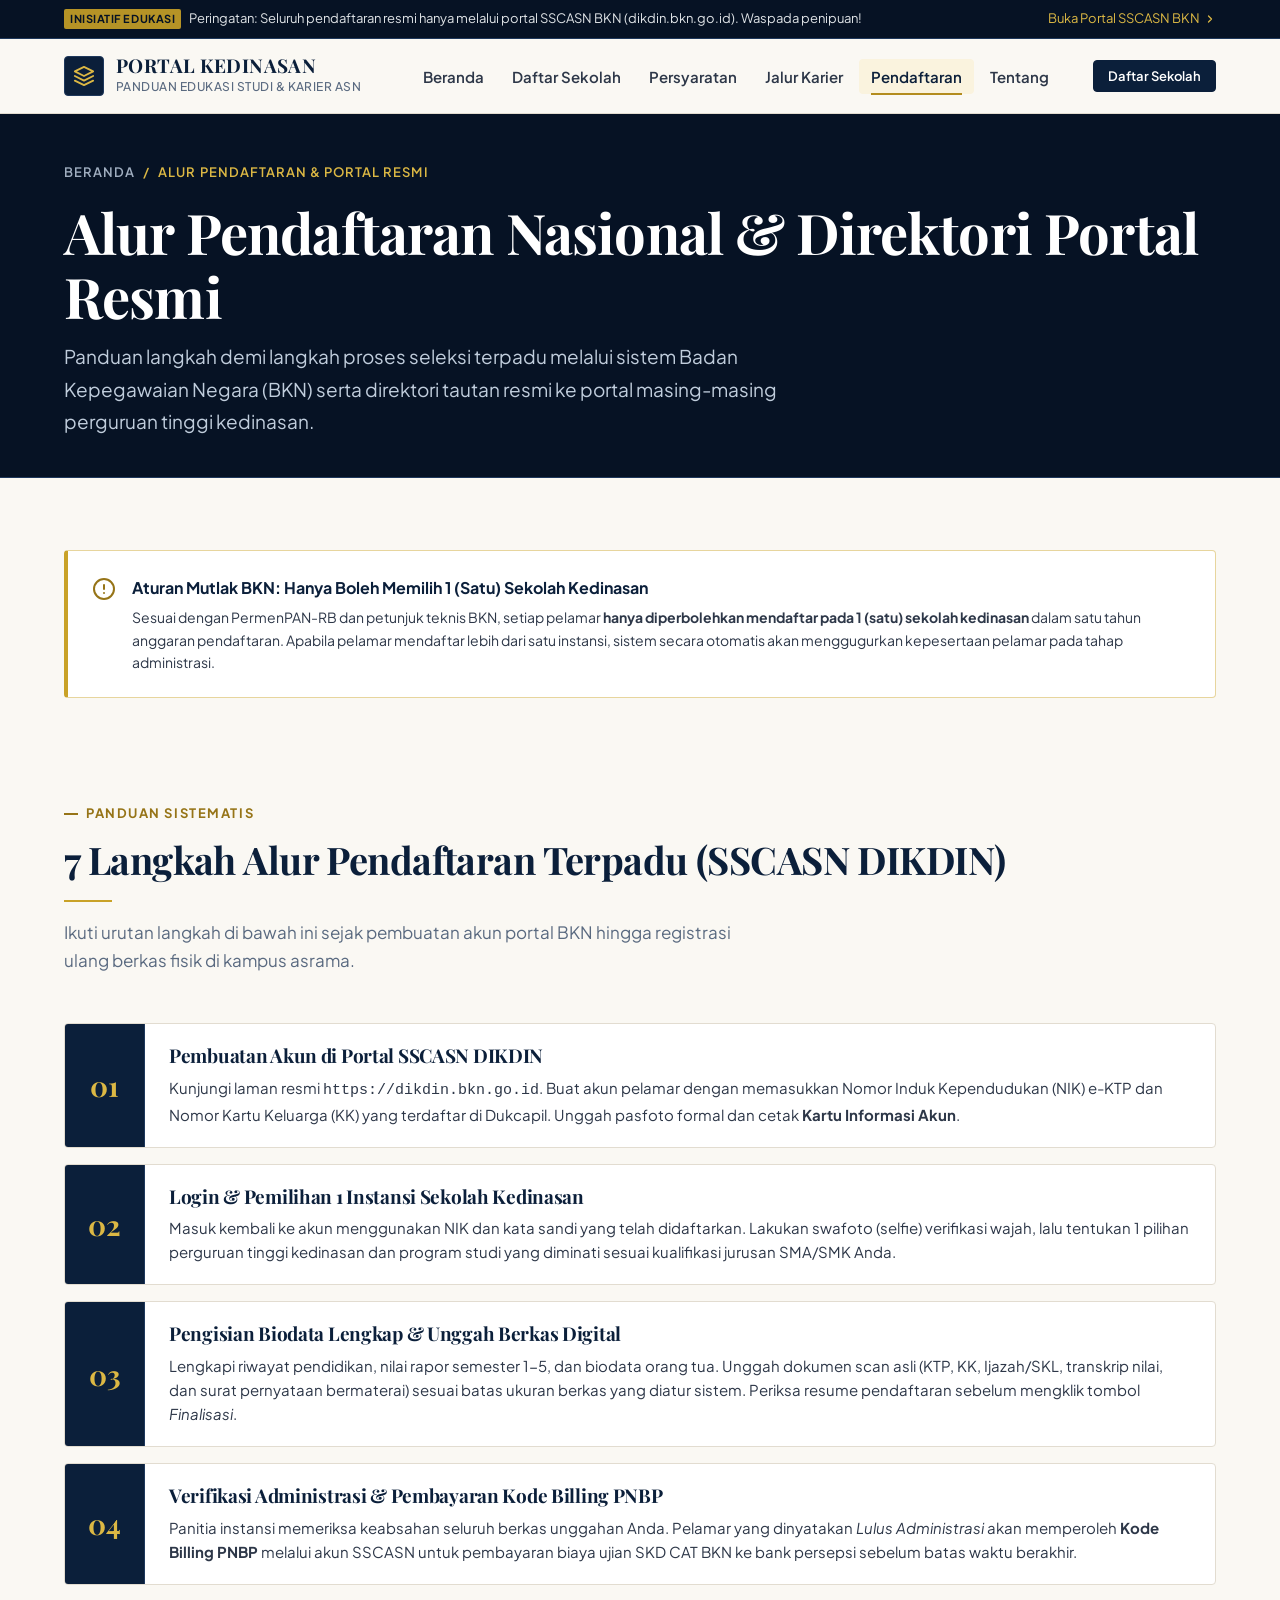
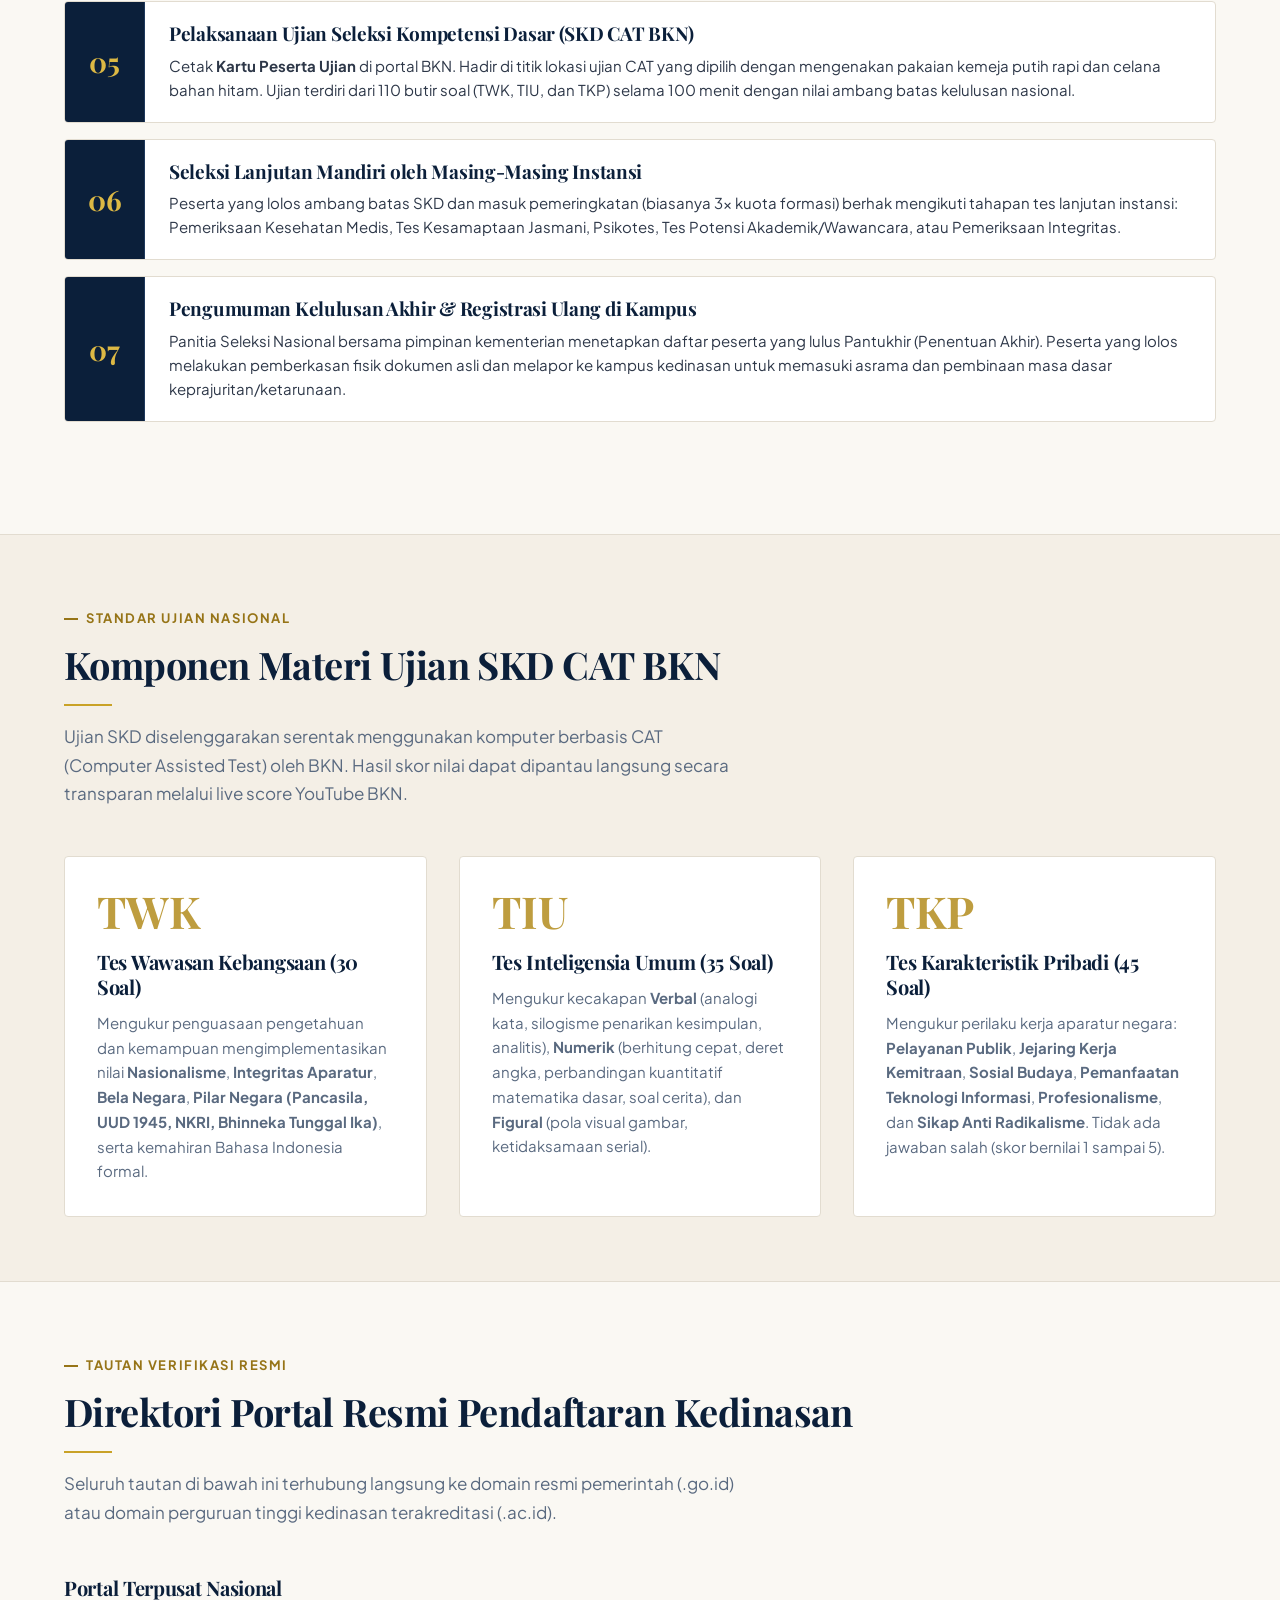
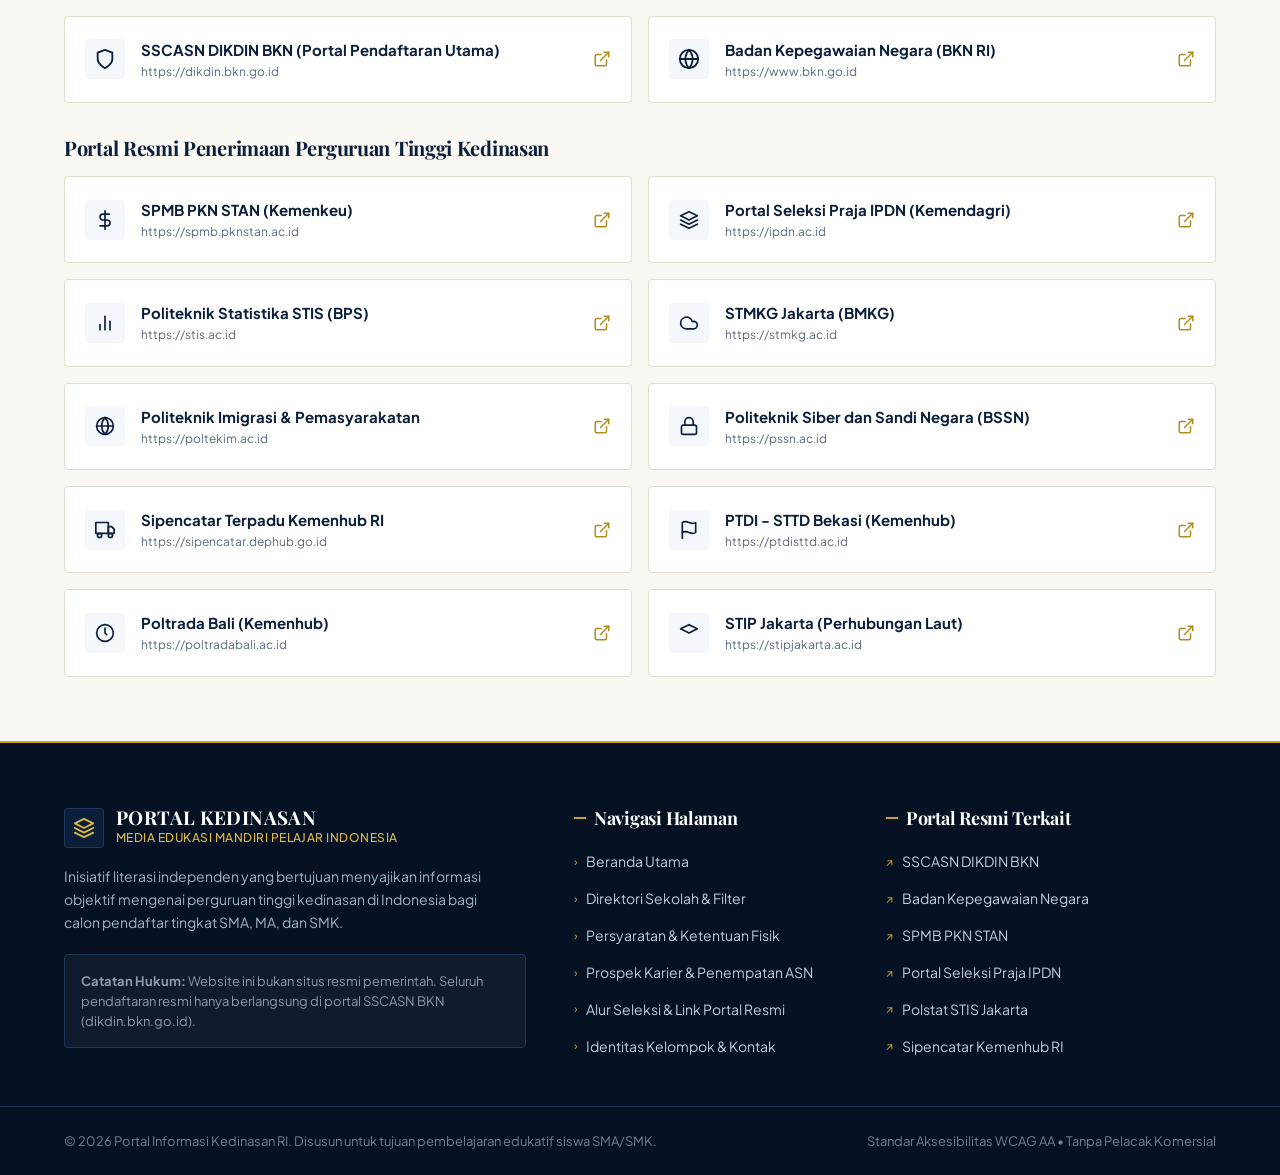
<file: website bk/pendaftaran.html>
<!DOCTYPE html>
<html lang="id">
<head>
  <meta charset="UTF-8">
  <meta name="viewport" content="width=device-width, initial-scale=1.0">
  <meta name="description" content="Alur pendaftaran terpadu sekolah kedinasan di portal SSCASN DIKDIN BKN. Langkah pendaftaran 7 tahapan, materi ujian SKD CAT, dan tautan resmi portal kampus.">
  <title>Alur Pendaftaran & Portal Resmi | Portal Kedinasan RI</title>

  <!-- Google Fonts: Playfair Display & Plus Jakarta Sans -->
  <link rel="preconnect" href="https://fonts.googleapis.com">
  <link rel="preconnect" href="https://fonts.gstatic.com" crossorigin>
  <link href="https://fonts.googleapis.com/css2?family=Playfair+Display:ital,wght@0,600;0,700;0,800;1,600&family=Plus+Jakarta+Sans:wght@400;500;600;700&display=swap" rel="stylesheet">

  <!-- Stylesheet Utama -->
  <link rel="stylesheet" href="css/main.css">
</head>
<body>

  <!-- Top Notice Bar -->
  <aside class="top-notice-bar" aria-label="Pemberitahuan Status Portal">
    <div class="container top-notice-inner">
      <div class="notice-text">
        <span class="notice-badge">Inisiatif Edukasi</span>
        <span>Peringatan: Seluruh pendaftaran resmi hanya melalui portal SSCASN BKN (dikdin.bkn.go.id). Waspada penipuan!</span>
      </div>
      <a href="https://dikdin.bkn.go.id" target="_blank" rel="noopener noreferrer" class="notice-link">
        <span>Buka Portal SSCASN BKN</span>
        <svg width="12" height="12" viewBox="0 0 24 24" fill="none" stroke="currentColor" stroke-width="2.5" stroke-linecap="round" stroke-linejoin="round" aria-hidden="true"><polyline points="9 18 15 12 9 6"></polyline></svg>
      </a>
    </div>
  </aside>

  <!-- Sticky Navbar -->
  <header class="site-header">
    <div class="container navbar">
      <a href="index.html" class="brand" aria-label="Kembali ke Beranda Portal Kedinasan">
        <div class="brand-emblem" aria-hidden="true">
          <svg width="22" height="22" viewBox="0 0 24 24" fill="none" stroke="currentColor" stroke-width="2" stroke-linecap="round" stroke-linejoin="round">
            <path d="M12 2L2 7l10 5 10-5-10-5z"></path>
            <path d="M2 17l10 5 10-5"></path>
            <path d="M2 12l10 5 10-5"></path>
          </svg>
        </div>
        <div class="brand-text-wrap">
          <span class="brand-title">PORTAL KEDINASAN</span>
          <span class="brand-tagline">Panduan Edukasi Studi & Karier ASN</span>
        </div>
      </a>

      <!-- Mobile Hamburger Toggle -->
      <button type="button" class="mobile-toggle" aria-label="Buka menu navigasi" aria-expanded="false" aria-controls="primary-nav">
        <svg width="24" height="24" viewBox="0 0 24 24" fill="none" stroke="currentColor" stroke-width="2" stroke-linecap="round" stroke-linejoin="round" aria-hidden="true">
          <line x1="3" y1="12" x2="21" y2="12"></line>
          <line x1="3" y1="6" x2="21" y2="6"></line>
          <line x1="3" y1="18" x2="21" y2="18"></line>
        </svg>
      </button>

      <nav class="nav-menu" id="primary-nav" aria-label="Navigasi Utama Situs">
        <ul class="nav-links">
          <li><a href="index.html" class="nav-link">Beranda</a></li>
          <li><a href="daftar-sekolah.html" class="nav-link">Daftar Sekolah</a></li>
          <li><a href="persyaratan.html" class="nav-link">Persyaratan</a></li>
          <li><a href="jalur-karier.html" class="nav-link">Jalur Karier</a></li>
          <li><a href="pendaftaran.html" class="nav-link active">Pendaftaran</a></li>
          <li><a href="tentang.html" class="nav-link">Tentang</a></li>
        </ul>
        <div class="nav-cta">
          <a href="daftar-sekolah.html" class="btn btn-primary btn-sm">Daftar Sekolah</a>
        </div>
      </nav>
    </div>
  </header>

  <main>
    <!-- Header Halaman -->
    <header class="page-header">
      <div class="container">
        <nav class="breadcrumbs" aria-label="Navigasi Breadcrumb">
          <a href="index.html">Beranda</a>
          <span aria-hidden="true">/</span>
          <span aria-current="page">Alur Pendaftaran & Portal Resmi</span>
        </nav>
        <h1>Alur Pendaftaran Nasional & Direktori Portal Resmi</h1>
        <p class="lead-text">
          Panduan langkah demi langkah proses seleksi terpadu melalui sistem Badan Kepegawaian Negara (BKN) serta direktori tautan resmi ke portal masing-masing perguruan tinggi kedinasan.
        </p>
      </div>
    </header>

    <!-- Callout Box: Aturan 1 Sekolah Kedinasan -->
    <section class="section-padding-sm" style="padding-bottom: 0;">
      <div class="container">
        <div class="callout-box" role="alert">
          <svg class="callout-icon" width="24" height="24" viewBox="0 0 24 24" fill="none" stroke="currentColor" stroke-width="2" stroke-linecap="round" stroke-linejoin="round" aria-hidden="true">
            <circle cx="12" cy="12" r="10"></circle>
            <line x1="12" y1="8" x2="12" y2="12"></line>
            <line x1="12" y1="16" x2="12.01" y2="16"></line>
          </svg>
          <div>
            <div class="callout-title">Aturan Mutlak BKN: Hanya Boleh Memilih 1 (Satu) Sekolah Kedinasan</div>
            <p class="callout-desc">
              Sesuai dengan PermenPAN-RB dan petunjuk teknis BKN, setiap pelamar <strong>hanya diperbolehkan mendaftar pada 1 (satu) sekolah kedinasan</strong> dalam satu tahun anggaran pendaftaran. Apabila pelamar mendaftar lebih dari satu instansi, sistem secara otomatis akan menggugurkan kepesertaan pelamar pada tahap administrasi.
            </p>
          </div>
        </div>
      </div>
    </section>

    <!-- 1. Alur 7 Langkah Pendaftaran Stepper -->
    <section class="section-padding reveal" aria-labelledby="stepper-heading">
      <div class="container">
        <div class="section-header">
          <span class="kicker">PANDUAN SISTEMATIS</span>
          <h2 id="stepper-heading">7 Langkah Alur Pendaftaran Terpadu (SSCASN DIKDIN)</h2>
          <div class="section-rule"></div>
          <p class="section-desc">
            Ikuti urutan langkah di bawah ini sejak pembuatan akun portal BKN hingga registrasi ulang berkas fisik di kampus asrama.
          </p>
        </div>

        <div class="reg-stepper">
          <!-- Step 01 -->
          <article class="reg-step-card">
            <div class="reg-step-number">01</div>
            <div class="reg-step-info">
              <h3 class="reg-step-title">Pembuatan Akun di Portal SSCASN DIKDIN</h3>
              <p class="reg-step-desc">
                Kunjungi laman resmi <code>https://dikdin.bkn.go.id</code>. Buat akun pelamar dengan memasukkan Nomor Induk Kependudukan (NIK) e-KTP dan Nomor Kartu Keluarga (KK) yang terdaftar di Dukcapil. Unggah pasfoto formal dan cetak <strong>Kartu Informasi Akun</strong>.
              </p>
            </div>
          </article>

          <!-- Step 02 -->
          <article class="reg-step-card">
            <div class="reg-step-number">02</div>
            <div class="reg-step-info">
              <h3 class="reg-step-title">Login & Pemilihan 1 Instansi Sekolah Kedinasan</h3>
              <p class="reg-step-desc">
                Masuk kembali ke akun menggunakan NIK dan kata sandi yang telah didaftarkan. Lakukan swafoto (selfie) verifikasi wajah, lalu tentukan 1 pilihan perguruan tinggi kedinasan dan program studi yang diminati sesuai kualifikasi jurusan SMA/SMK Anda.
              </p>
            </div>
          </article>

          <!-- Step 03 -->
          <article class="reg-step-card">
            <div class="reg-step-number">03</div>
            <div class="reg-step-info">
              <h3 class="reg-step-title">Pengisian Biodata Lengkap & Unggah Berkas Digital</h3>
              <p class="reg-step-desc">
                Lengkapi riwayat pendidikan, nilai rapor semester 1-5, dan biodata orang tua. Unggah dokumen scan asli (KTP, KK, Ijazah/SKL, transkrip nilai, dan surat pernyataan bermaterai) sesuai batas ukuran berkas yang diatur sistem. Periksa resume pendaftaran sebelum mengklik tombol <em>Finalisasi</em>.
              </p>
            </div>
          </article>

          <!-- Step 04 -->
          <article class="reg-step-card">
            <div class="reg-step-number">04</div>
            <div class="reg-step-info">
              <h3 class="reg-step-title">Verifikasi Administrasi & Pembayaran Kode Billing PNBP</h3>
              <p class="reg-step-desc">
                Panitia instansi memeriksa keabsahan seluruh berkas unggahan Anda. Pelamar yang dinyatakan <em>Lulus Administrasi</em> akan memperoleh <strong>Kode Billing PNBP</strong> melalui akun SSCASN untuk pembayaran biaya ujian SKD CAT BKN ke bank persepsi sebelum batas waktu berakhir.
              </p>
            </div>
          </article>

          <!-- Step 05 -->
          <article class="reg-step-card">
            <div class="reg-step-number">05</div>
            <div class="reg-step-info">
              <h3 class="reg-step-title">Pelaksanaan Ujian Seleksi Kompetensi Dasar (SKD CAT BKN)</h3>
              <p class="reg-step-desc">
                Cetak <strong>Kartu Peserta Ujian</strong> di portal BKN. Hadir di titik lokasi ujian CAT yang dipilih dengan mengenakan pakaian kemeja putih rapi dan celana bahan hitam. Ujian terdiri dari 110 butir soal (TWK, TIU, dan TKP) selama 100 menit dengan nilai ambang batas kelulusan nasional.
              </p>
            </div>
          </article>

          <!-- Step 06 -->
          <article class="reg-step-card">
            <div class="reg-step-number">06</div>
            <div class="reg-step-info">
              <h3 class="reg-step-title">Seleksi Lanjutan Mandiri oleh Masing-Masing Instansi</h3>
              <p class="reg-step-desc">
                Peserta yang lolos ambang batas SKD dan masuk pemeringkatan (biasanya 3x kuota formasi) berhak mengikuti tahapan tes lanjutan instansi: Pemeriksaan Kesehatan Medis, Tes Kesamaptaan Jasmani, Psikotes, Tes Potensi Akademik/Wawancara, atau Pemeriksaan Integritas.
              </p>
            </div>
          </article>

          <!-- Step 07 -->
          <article class="reg-step-card">
            <div class="reg-step-number">07</div>
            <div class="reg-step-info">
              <h3 class="reg-step-title">Pengumuman Kelulusan Akhir & Registrasi Ulang di Kampus</h3>
              <p class="reg-step-desc">
                Panitia Seleksi Nasional bersama pimpinan kementerian menetapkan daftar peserta yang lulus Pantukhir (Penentuan Akhir). Peserta yang lolos melakukan pemberkasan fisik dokumen asli dan melapor ke kampus kedinasan untuk memasuki asrama dan pembinaan masa dasar keprajuritan/ketarunaan.
              </p>
            </div>
          </article>
        </div>
      </div>
    </section>

    <!-- 2. Seksi Komposisi Ujian SKD CAT BKN -->
    <section class="section-padding reveal" style="background-color: var(--color-surface-warm); border-block: 1px solid var(--color-border-subtle);" aria-labelledby="skd-heading">
      <div class="container">
        <div class="section-header">
          <span class="kicker">STANDAR UJIAN NASIONAL</span>
          <h2 id="skd-heading">Komponen Materi Ujian SKD CAT BKN</h2>
          <div class="section-rule"></div>
          <p class="section-desc">
            Ujian SKD diselenggarakan serentak menggunakan komputer berbasis CAT (Computer Assisted Test) oleh BKN. Hasil skor nilai dapat dipantau langsung secara transparan melalui live score YouTube BKN.
          </p>
        </div>

        <div class="pillars-grid">
          <article class="pillar-card">
            <div class="pillar-num">TWK</div>
            <h3 class="pillar-title">Tes Wawasan Kebangsaan (30 Soal)</h3>
            <p class="pillar-text">
              Mengukur penguasaan pengetahuan dan kemampuan mengimplementasikan nilai <strong>Nasionalisme</strong>, <strong>Integritas Aparatur</strong>, <strong>Bela Negara</strong>, <strong>Pilar Negara (Pancasila, UUD 1945, NKRI, Bhinneka Tunggal Ika)</strong>, serta kemahiran Bahasa Indonesia formal.
            </p>
          </article>

          <article class="pillar-card">
            <div class="pillar-num">TIU</div>
            <h3 class="pillar-title">Tes Inteligensia Umum (35 Soal)</h3>
            <p class="pillar-text">
              Mengukur kecakapan <strong>Verbal</strong> (analogi kata, silogisme penarikan kesimpulan, analitis), <strong>Numerik</strong> (berhitung cepat, deret angka, perbandingan kuantitatif matematika dasar, soal cerita), dan <strong>Figural</strong> (pola visual gambar, ketidaksamaan serial).
            </p>
          </article>

          <article class="pillar-card">
            <div class="pillar-num">TKP</div>
            <h3 class="pillar-title">Tes Karakteristik Pribadi (45 Soal)</h3>
            <p class="pillar-text">
              Mengukur perilaku kerja aparatur negara: <strong>Pelayanan Publik</strong>, <strong>Jejaring Kerja Kemitraan</strong>, <strong>Sosial Budaya</strong>, <strong>Pemanfaatan Teknologi Informasi</strong>, <strong>Profesionalisme</strong>, dan <strong>Sikap Anti Radikalisme</strong>. Tidak ada jawaban salah (skor bernilai 1 sampai 5).
            </p>
          </article>
        </div>
      </div>
    </section>

    <!-- 3. Direktori Portal Resmi (.go.id / .ac.id) -->
    <section class="section-padding reveal" aria-labelledby="direktori-heading">
      <div class="container">
        <div class="section-header">
          <span class="kicker">TAUTAN VERIFIKASI RESMI</span>
          <h2 id="direktori-heading">Direktori Portal Resmi Pendaftaran Kedinasan</h2>
          <div class="section-rule"></div>
          <p class="section-desc">
            Seluruh tautan di bawah ini terhubung langsung ke domain resmi pemerintah (.go.id) atau domain perguruan tinggi kedinasan terakreditasi (.ac.id).
          </p>
        </div>

        <!-- Portal Seleksi Nasional -->
        <h3 style="font-size: 1.25rem; color: var(--color-navy-900); margin-bottom: var(--space-4);">Portal Terpusat Nasional</h3>
        <div class="directory-grid" style="margin-bottom: var(--space-8);">
          <a href="https://dikdin.bkn.go.id" target="_blank" rel="noopener noreferrer" class="portal-link-card">
            <div class="portal-link-left">
              <div class="portal-icon" aria-hidden="true">
                <svg width="22" height="22" viewBox="0 0 24 24" fill="none" stroke="currentColor" stroke-width="2" stroke-linecap="round" stroke-linejoin="round"><path d="M12 22s8-4 8-10V5l-8-3-8 3v7c0 6 8 10 8 10z"></path></svg>
              </div>
              <div>
                <div class="portal-name">SSCASN DIKDIN BKN (Portal Pendaftaran Utama)</div>
                <div class="portal-url">https://dikdin.bkn.go.id</div>
              </div>
            </div>
            <svg class="portal-ext-arrow" width="18" height="18" viewBox="0 0 24 24" fill="none" stroke="currentColor" stroke-width="2" stroke-linecap="round" stroke-linejoin="round" aria-hidden="true"><path d="M18 13v6a2 2 0 0 1-2 2H5a2 2 0 0 1-2-2V8a2 2 0 0 1 2-2h6"></path><polyline points="15 3 21 3 21 9"></polyline><line x1="10" y1="14" x2="21" y2="3"></line></svg>
          </a>

          <a href="https://www.bkn.go.id" target="_blank" rel="noopener noreferrer" class="portal-link-card">
            <div class="portal-link-left">
              <div class="portal-icon" aria-hidden="true">
                <svg width="22" height="22" viewBox="0 0 24 24" fill="none" stroke="currentColor" stroke-width="2" stroke-linecap="round" stroke-linejoin="round"><circle cx="12" cy="12" r="10"></circle><line x1="2" y1="12" x2="22" y2="12"></line><path d="M12 2a15.3 15.3 0 0 1 4 10 15.3 15.3 0 0 1-4 10 15.3 15.3 0 0 1-4-10 15.3 15.3 0 0 1 4-10z"></path></svg>
              </div>
              <div>
                <div class="portal-name">Badan Kepegawaian Negara (BKN RI)</div>
                <div class="portal-url">https://www.bkn.go.id</div>
              </div>
            </div>
            <svg class="portal-ext-arrow" width="18" height="18" viewBox="0 0 24 24" fill="none" stroke="currentColor" stroke-width="2" stroke-linecap="round" stroke-linejoin="round" aria-hidden="true"><path d="M18 13v6a2 2 0 0 1-2 2H5a2 2 0 0 1-2-2V8a2 2 0 0 1 2-2h6"></path><polyline points="15 3 21 3 21 9"></polyline><line x1="10" y1="14" x2="21" y2="3"></line></svg>
          </a>
        </div>

        <!-- Portal Perguruan Tinggi Kedinasan -->
        <h3 style="font-size: 1.25rem; color: var(--color-navy-900); margin-bottom: var(--space-4);">Portal Resmi Penerimaan Perguruan Tinggi Kedinasan</h3>
        <div class="directory-grid">
          <!-- PKN STAN -->
          <a href="https://spmb.pknstan.ac.id" target="_blank" rel="noopener noreferrer" class="portal-link-card">
            <div class="portal-link-left">
              <div class="portal-icon" aria-hidden="true"><svg width="20" height="20" viewBox="0 0 24 24" fill="none" stroke="currentColor" stroke-width="2" stroke-linecap="round" stroke-linejoin="round"><line x1="12" y1="1" x2="12" y2="23"></line><path d="M17 5H9.5a3.5 3.5 0 0 0 0 7h5a3.5 3.5 0 0 1 0 7H6"></path></svg></div>
              <div>
                <div class="portal-name">SPMB PKN STAN (Kemenkeu)</div>
                <div class="portal-url">https://spmb.pknstan.ac.id</div>
              </div>
            </div>
            <svg class="portal-ext-arrow" width="18" height="18" viewBox="0 0 24 24" fill="none" stroke="currentColor" stroke-width="2" stroke-linecap="round" stroke-linejoin="round" aria-hidden="true"><path d="M18 13v6a2 2 0 0 1-2 2H5a2 2 0 0 1-2-2V8a2 2 0 0 1 2-2h6"></path><polyline points="15 3 21 3 21 9"></polyline><line x1="10" y1="14" x2="21" y2="3"></line></svg>
          </a>

          <!-- IPDN -->
          <a href="https://ipdn.ac.id" target="_blank" rel="noopener noreferrer" class="portal-link-card">
            <div class="portal-link-left">
              <div class="portal-icon" aria-hidden="true"><svg width="20" height="20" viewBox="0 0 24 24" fill="none" stroke="currentColor" stroke-width="2" stroke-linecap="round" stroke-linejoin="round"><path d="M12 2L2 7l10 5 10-5-10-5z"></path><path d="M2 17l10 5 10-5"></path><path d="M2 12l10 5 10-5"></path></svg></div>
              <div>
                <div class="portal-name">Portal Seleksi Praja IPDN (Kemendagri)</div>
                <div class="portal-url">https://ipdn.ac.id</div>
              </div>
            </div>
            <svg class="portal-ext-arrow" width="18" height="18" viewBox="0 0 24 24" fill="none" stroke="currentColor" stroke-width="2" stroke-linecap="round" stroke-linejoin="round" aria-hidden="true"><path d="M18 13v6a2 2 0 0 1-2 2H5a2 2 0 0 1-2-2V8a2 2 0 0 1 2-2h6"></path><polyline points="15 3 21 3 21 9"></polyline><line x1="10" y1="14" x2="21" y2="3"></line></svg>
          </a>

          <!-- Polstat STIS -->
          <a href="https://stis.ac.id" target="_blank" rel="noopener noreferrer" class="portal-link-card">
            <div class="portal-link-left">
              <div class="portal-icon" aria-hidden="true"><svg width="20" height="20" viewBox="0 0 24 24" fill="none" stroke="currentColor" stroke-width="2" stroke-linecap="round" stroke-linejoin="round"><path d="M18 20V10"></path><path d="M12 20V4"></path><path d="M6 20v-6"></path></svg></div>
              <div>
                <div class="portal-name">Politeknik Statistika STIS (BPS)</div>
                <div class="portal-url">https://stis.ac.id</div>
              </div>
            </div>
            <svg class="portal-ext-arrow" width="18" height="18" viewBox="0 0 24 24" fill="none" stroke="currentColor" stroke-width="2" stroke-linecap="round" stroke-linejoin="round" aria-hidden="true"><path d="M18 13v6a2 2 0 0 1-2 2H5a2 2 0 0 1-2-2V8a2 2 0 0 1 2-2h6"></path><polyline points="15 3 21 3 21 9"></polyline><line x1="10" y1="14" x2="21" y2="3"></line></svg>
          </a>

          <!-- STMKG -->
          <a href="https://stmkg.ac.id" target="_blank" rel="noopener noreferrer" class="portal-link-card">
            <div class="portal-link-left">
              <div class="portal-icon" aria-hidden="true"><svg width="20" height="20" viewBox="0 0 24 24" fill="none" stroke="currentColor" stroke-width="2" stroke-linecap="round" stroke-linejoin="round"><path d="M17.5 19H9a7 7 0 1 1 6.71-9h1.79a4.5 4.5 0 1 1 0 9Z"></path></svg></div>
              <div>
                <div class="portal-name">STMKG Jakarta (BMKG)</div>
                <div class="portal-url">https://stmkg.ac.id</div>
              </div>
            </div>
            <svg class="portal-ext-arrow" width="18" height="18" viewBox="0 0 24 24" fill="none" stroke="currentColor" stroke-width="2" stroke-linecap="round" stroke-linejoin="round" aria-hidden="true"><path d="M18 13v6a2 2 0 0 1-2 2H5a2 2 0 0 1-2-2V8a2 2 0 0 1 2-2h6"></path><polyline points="15 3 21 3 21 9"></polyline><line x1="10" y1="14" x2="21" y2="3"></line></svg>
          </a>

          <!-- Catar Kemenkumham (Poltekim/Poltekip) -->
          <a href="https://poltekim.ac.id" target="_blank" rel="noopener noreferrer" class="portal-link-card">
            <div class="portal-link-left">
              <div class="portal-icon" aria-hidden="true"><svg width="20" height="20" viewBox="0 0 24 24" fill="none" stroke="currentColor" stroke-width="2" stroke-linecap="round" stroke-linejoin="round"><circle cx="12" cy="12" r="10"></circle><path d="M12 2a14.5 14.5 0 0 0 0 20 14.5 14.5 0 0 0 0-20"></path><path d="M2 12h20"></path></svg></div>
              <div>
                <div class="portal-name">Politeknik Imigrasi & Pemasyarakatan</div>
                <div class="portal-url">https://poltekim.ac.id</div>
              </div>
            </div>
            <svg class="portal-ext-arrow" width="18" height="18" viewBox="0 0 24 24" fill="none" stroke="currentColor" stroke-width="2" stroke-linecap="round" stroke-linejoin="round" aria-hidden="true"><path d="M18 13v6a2 2 0 0 1-2 2H5a2 2 0 0 1-2-2V8a2 2 0 0 1 2-2h6"></path><polyline points="15 3 21 3 21 9"></polyline><line x1="10" y1="14" x2="21" y2="3"></line></svg>
          </a>

          <!-- Poltek SSN -->
          <a href="https://pssn.ac.id" target="_blank" rel="noopener noreferrer" class="portal-link-card">
            <div class="portal-link-left">
              <div class="portal-icon" aria-hidden="true"><svg width="20" height="20" viewBox="0 0 24 24" fill="none" stroke="currentColor" stroke-width="2" stroke-linecap="round" stroke-linejoin="round"><rect x="3" y="11" width="18" height="11" rx="2" ry="2"></rect><path d="M7 11V7a5 5 0 0 1 10 0v4"></path></svg></div>
              <div>
                <div class="portal-name">Politeknik Siber dan Sandi Negara (BSSN)</div>
                <div class="portal-url">https://pssn.ac.id</div>
              </div>
            </div>
            <svg class="portal-ext-arrow" width="18" height="18" viewBox="0 0 24 24" fill="none" stroke="currentColor" stroke-width="2" stroke-linecap="round" stroke-linejoin="round" aria-hidden="true"><path d="M18 13v6a2 2 0 0 1-2 2H5a2 2 0 0 1-2-2V8a2 2 0 0 1 2-2h6"></path><polyline points="15 3 21 3 21 9"></polyline><line x1="10" y1="14" x2="21" y2="3"></line></svg>
          </a>

          <!-- Sipencatar Kemenhub -->
          <a href="https://sipencatar.dephub.go.id" target="_blank" rel="noopener noreferrer" class="portal-link-card">
            <div class="portal-link-left">
              <div class="portal-icon" aria-hidden="true"><svg width="20" height="20" viewBox="0 0 24 24" fill="none" stroke="currentColor" stroke-width="2" stroke-linecap="round" stroke-linejoin="round"><rect x="1" y="3" width="15" height="13"></rect><polygon points="16 8 20 8 23 11 23 16 16 16 16 8"></polygon><circle cx="5.5" cy="18.5" r="2.5"></circle><circle cx="18.5" cy="18.5" r="2.5"></circle></svg></div>
              <div>
                <div class="portal-name">Sipencatar Terpadu Kemenhub RI</div>
                <div class="portal-url">https://sipencatar.dephub.go.id</div>
              </div>
            </div>
            <svg class="portal-ext-arrow" width="18" height="18" viewBox="0 0 24 24" fill="none" stroke="currentColor" stroke-width="2" stroke-linecap="round" stroke-linejoin="round" aria-hidden="true"><path d="M18 13v6a2 2 0 0 1-2 2H5a2 2 0 0 1-2-2V8a2 2 0 0 1 2-2h6"></path><polyline points="15 3 21 3 21 9"></polyline><line x1="10" y1="14" x2="21" y2="3"></line></svg>
          </a>

          <!-- PTDI-STTD -->
          <a href="https://ptdisttd.ac.id" target="_blank" rel="noopener noreferrer" class="portal-link-card">
            <div class="portal-link-left">
              <div class="portal-icon" aria-hidden="true"><svg width="20" height="20" viewBox="0 0 24 24" fill="none" stroke="currentColor" stroke-width="2" stroke-linecap="round" stroke-linejoin="round"><path d="M4 15s1-1 4-1 5 2 8 2 4-1 4-1V3s-1 1-4 1-5-2-8-2-4 1-4 1z"></path><line x1="4" y1="22" x2="4" y2="15"></line></svg></div>
              <div>
                <div class="portal-name">PTDI - STTD Bekasi (Kemenhub)</div>
                <div class="portal-url">https://ptdisttd.ac.id</div>
              </div>
            </div>
            <svg class="portal-ext-arrow" width="18" height="18" viewBox="0 0 24 24" fill="none" stroke="currentColor" stroke-width="2" stroke-linecap="round" stroke-linejoin="round" aria-hidden="true"><path d="M18 13v6a2 2 0 0 1-2 2H5a2 2 0 0 1-2-2V8a2 2 0 0 1 2-2h6"></path><polyline points="15 3 21 3 21 9"></polyline><line x1="10" y1="14" x2="21" y2="3"></line></svg>
          </a>

          <!-- Poltrada Bali -->
          <a href="https://poltradabali.ac.id" target="_blank" rel="noopener noreferrer" class="portal-link-card">
            <div class="portal-link-left">
              <div class="portal-icon" aria-hidden="true"><svg width="20" height="20" viewBox="0 0 24 24" fill="none" stroke="currentColor" stroke-width="2" stroke-linecap="round" stroke-linejoin="round"><circle cx="12" cy="12" r="10"></circle><polyline points="12 6 12 12 14 14"></polyline></svg></div>
              <div>
                <div class="portal-name">Poltrada Bali (Kemenhub)</div>
                <div class="portal-url">https://poltradabali.ac.id</div>
              </div>
            </div>
            <svg class="portal-ext-arrow" width="18" height="18" viewBox="0 0 24 24" fill="none" stroke="currentColor" stroke-width="2" stroke-linecap="round" stroke-linejoin="round" aria-hidden="true"><path d="M18 13v6a2 2 0 0 1-2 2H5a2 2 0 0 1-2-2V8a2 2 0 0 1 2-2h6"></path><polyline points="15 3 21 3 21 9"></polyline><line x1="10" y1="14" x2="21" y2="3"></line></svg>
          </a>

          <!-- STIP Jakarta -->
          <a href="https://stipjakarta.ac.id" target="_blank" rel="noopener noreferrer" class="portal-link-card">
            <div class="portal-link-left">
              <div class="portal-icon" aria-hidden="true"><svg width="20" height="20" viewBox="0 0 24 24" fill="none" stroke="currentColor" stroke-width="2" stroke-linecap="round" stroke-linejoin="round"><path d="M12 2L2 7l10 5 10-5-10-5z"></path></svg></div>
              <div>
                <div class="portal-name">STIP Jakarta (Perhubungan Laut)</div>
                <div class="portal-url">https://stipjakarta.ac.id</div>
              </div>
            </div>
            <svg class="portal-ext-arrow" width="18" height="18" viewBox="0 0 24 24" fill="none" stroke="currentColor" stroke-width="2" stroke-linecap="round" stroke-linejoin="round" aria-hidden="true"><path d="M18 13v6a2 2 0 0 1-2 2H5a2 2 0 0 1-2-2V8a2 2 0 0 1 2-2h6"></path><polyline points="15 3 21 3 21 9"></polyline><line x1="10" y1="14" x2="21" y2="3"></line></svg>
          </a>
        </div>
      </div>
    </section>
  </main>

  <!-- Footer Lengkap 3 Kolom -->
  <footer class="site-footer">
    <div class="container footer-top">
      <div class="footer-grid">
        <div class="footer-col-brand">
          <div class="brand">
            <div class="brand-emblem" aria-hidden="true">
              <svg width="22" height="22" viewBox="0 0 24 24" fill="none" stroke="currentColor" stroke-width="2" stroke-linecap="round" stroke-linejoin="round">
                <path d="M12 2L2 7l10 5 10-5-10-5z"></path>
                <path d="M2 17l10 5 10-5"></path>
                <path d="M2 12l10 5 10-5"></path>
              </svg>
            </div>
            <div class="brand-text-wrap">
              <span class="brand-title">PORTAL KEDINASAN</span>
              <span class="brand-tagline">Media Edukasi Mandiri Pelajar Indonesia</span>
            </div>
          </div>
          <p class="footer-bio">
            Inisiatif literasi independen yang bertujuan menyajikan informasi objektif mengenai perguruan tinggi kedinasan di Indonesia bagi calon pendaftar tingkat SMA, MA, dan SMK.
          </p>
          <div class="footer-disclaimer-box">
            <strong>Catatan Hukum:</strong> Website ini bukan situs resmi pemerintah. Seluruh pendaftaran resmi hanya berlangsung di portal SSCASN BKN (dikdin.bkn.go.id).
          </div>
        </div>

        <div>
          <h3 class="footer-col-title">Navigasi Halaman</h3>
          <ul class="footer-links-list">
            <li><a href="index.html" class="footer-link"><span class="footer-link-icon">›</span> Beranda Utama</a></li>
            <li><a href="daftar-sekolah.html" class="footer-link"><span class="footer-link-icon">›</span> Direktori Sekolah & Filter</a></li>
            <li><a href="persyaratan.html" class="footer-link"><span class="footer-link-icon">›</span> Persyaratan & Ketentuan Fisik</a></li>
            <li><a href="jalur-karier.html" class="footer-link"><span class="footer-link-icon">›</span> Prospek Karier & Penempatan ASN</a></li>
            <li><a href="pendaftaran.html" class="footer-link"><span class="footer-link-icon">›</span> Alur Seleksi & Link Portal Resmi</a></li>
            <li><a href="tentang.html" class="footer-link"><span class="footer-link-icon">›</span> Identitas Kelompok & Kontak</a></li>
          </ul>
        </div>

        <div>
          <h3 class="footer-col-title">Portal Resmi Terkait</h3>
          <ul class="footer-links-list">
            <li><a href="https://dikdin.bkn.go.id" target="_blank" rel="noopener noreferrer" class="footer-link"><span class="footer-link-icon">↗</span> SSCASN DIKDIN BKN</a></li>
            <li><a href="https://www.bkn.go.id" target="_blank" rel="noopener noreferrer" class="footer-link"><span class="footer-link-icon">↗</span> Badan Kepegawaian Negara</a></li>
            <li><a href="https://spmb.pknstan.ac.id" target="_blank" rel="noopener noreferrer" class="footer-link"><span class="footer-link-icon">↗</span> SPMB PKN STAN</a></li>
            <li><a href="https://ipdn.ac.id" target="_blank" rel="noopener noreferrer" class="footer-link"><span class="footer-link-icon">↗</span> Portal Seleksi Praja IPDN</a></li>
            <li><a href="https://stis.ac.id" target="_blank" rel="noopener noreferrer" class="footer-link"><span class="footer-link-icon">↗</span> Polstat STIS Jakarta</a></li>
            <li><a href="https://sipencatar.dephub.go.id" target="_blank" rel="noopener noreferrer" class="footer-link"><span class="footer-link-icon">↗</span> Sipencatar Kemenhub RI</a></li>
          </ul>
        </div>
      </div>
    </div>

    <div class="footer-bottom">
      <div class="container footer-bottom-inner">
        <div>
          © 2026 Portal Informasi Kedinasan RI. Disusun untuk tujuan pembelajaran edukatif siswa SMA/SMK.
        </div>
        <div>
          Standar Aksesibilitas WCAG AA • Tanpa Pelacak Komersial
        </div>
      </div>
    </div>
  </footer>

  <!-- Tombol Kembali ke Atas -->
  <button type="button" class="back-to-top" aria-label="Kembali ke atas halaman">
    <svg width="20" height="20" viewBox="0 0 24 24" fill="none" stroke="currentColor" stroke-width="2.5" stroke-linecap="round" stroke-linejoin="round" aria-hidden="true"><polyline points="18 15 12 9 6 15"></polyline></svg>
  </button>

  <script src="js/main.js"></script>
</body>
</html>
</file>
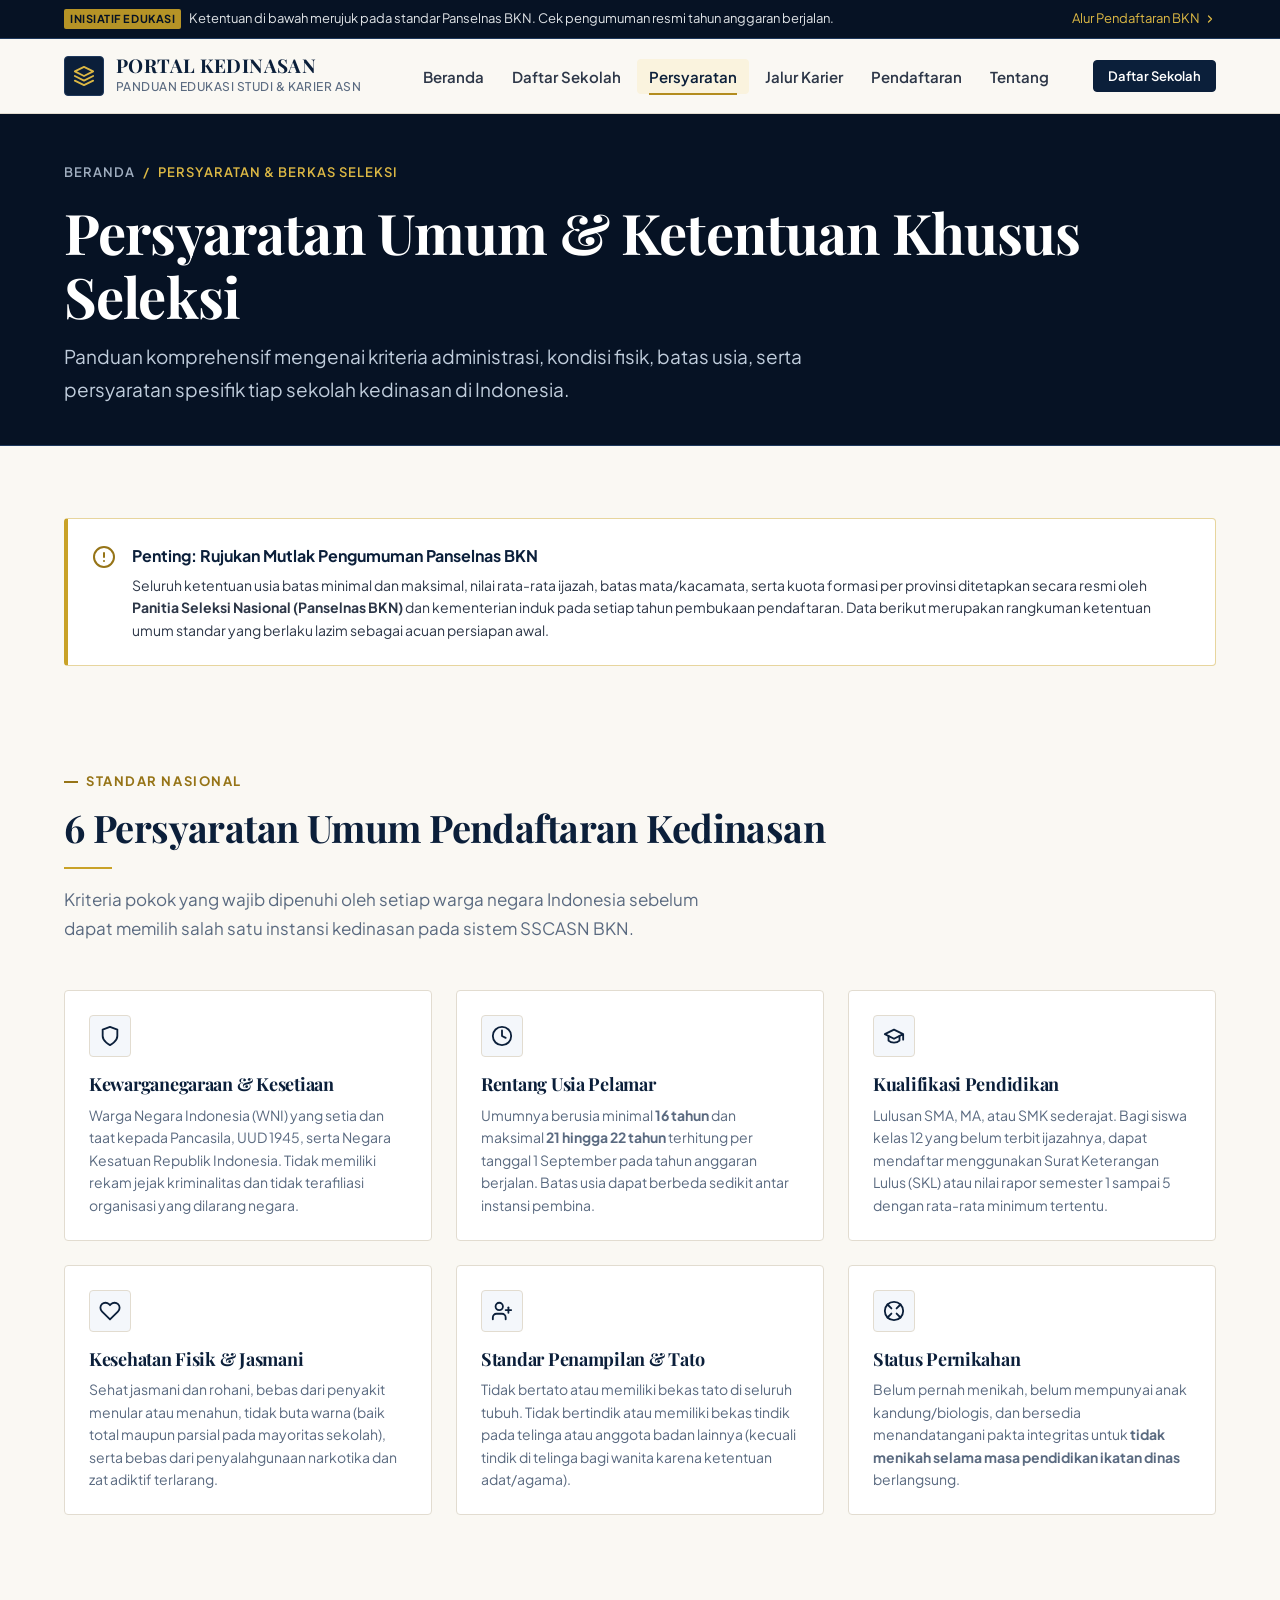
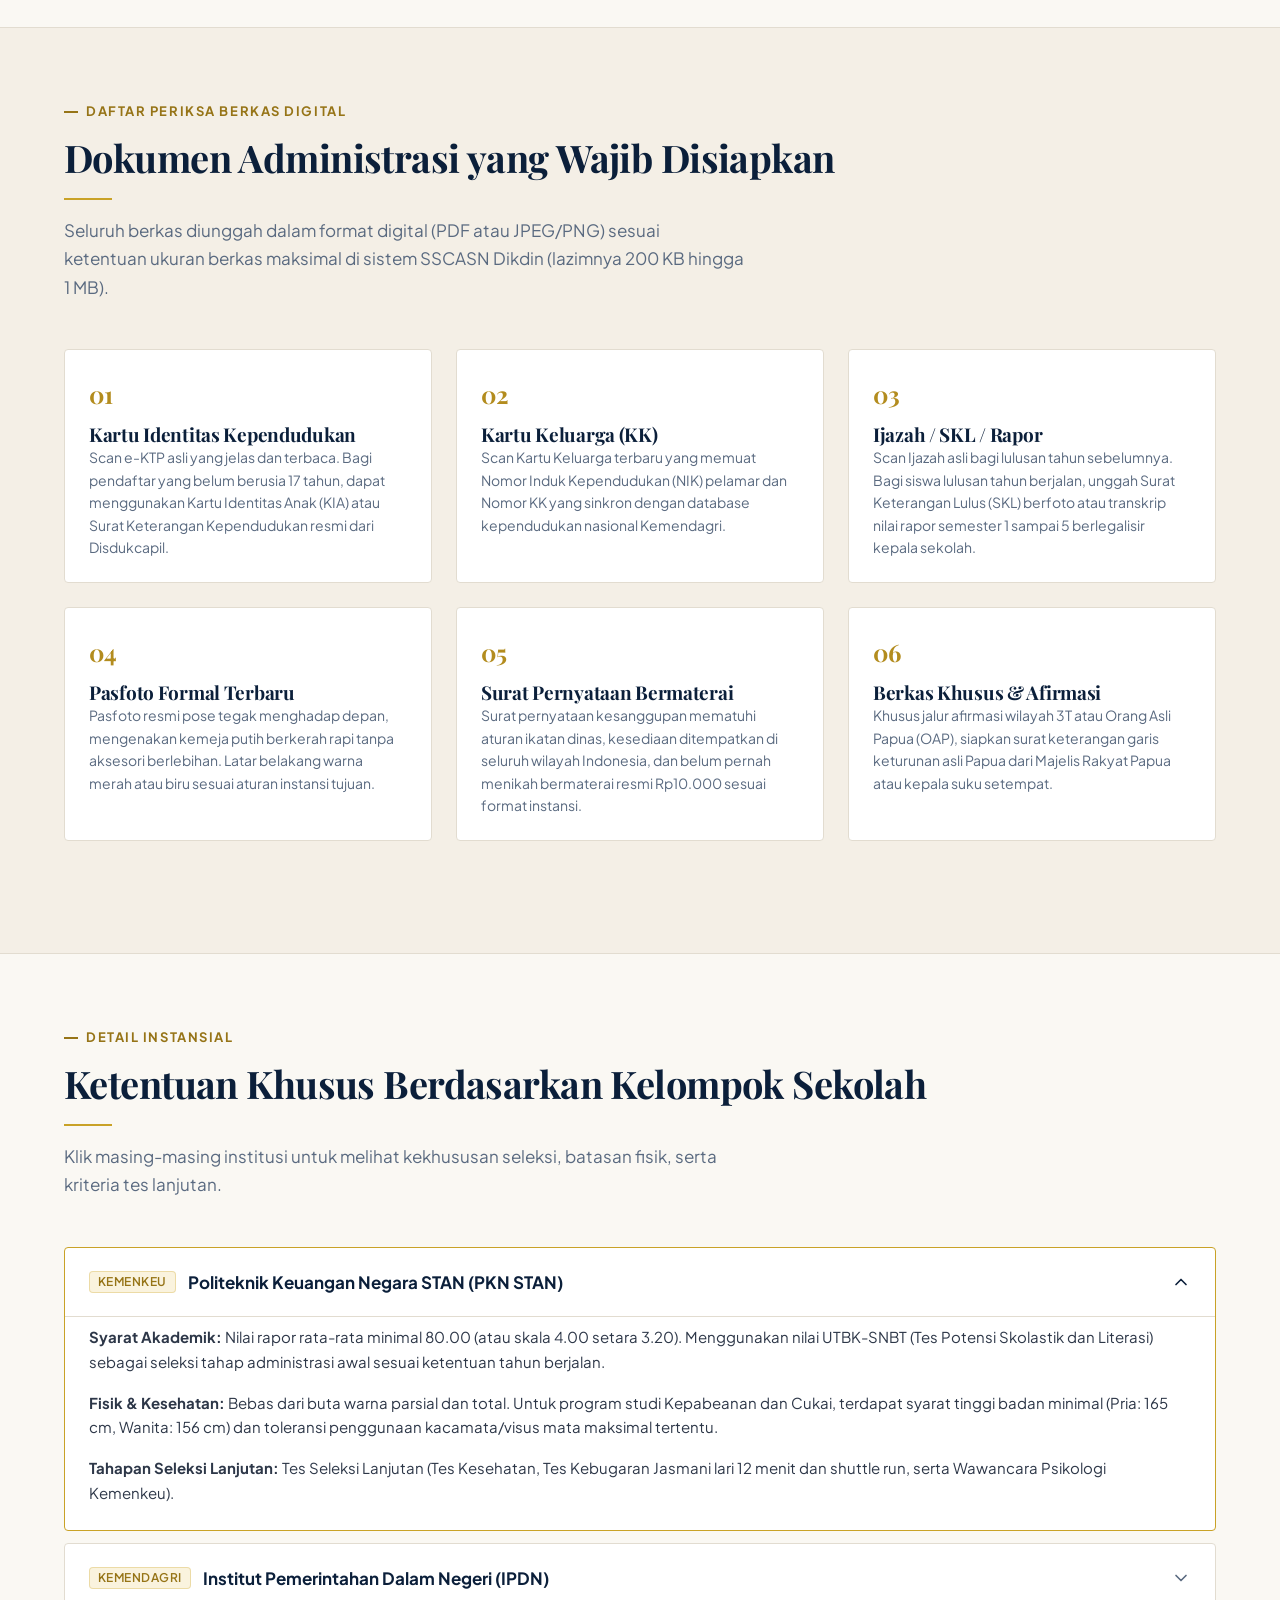
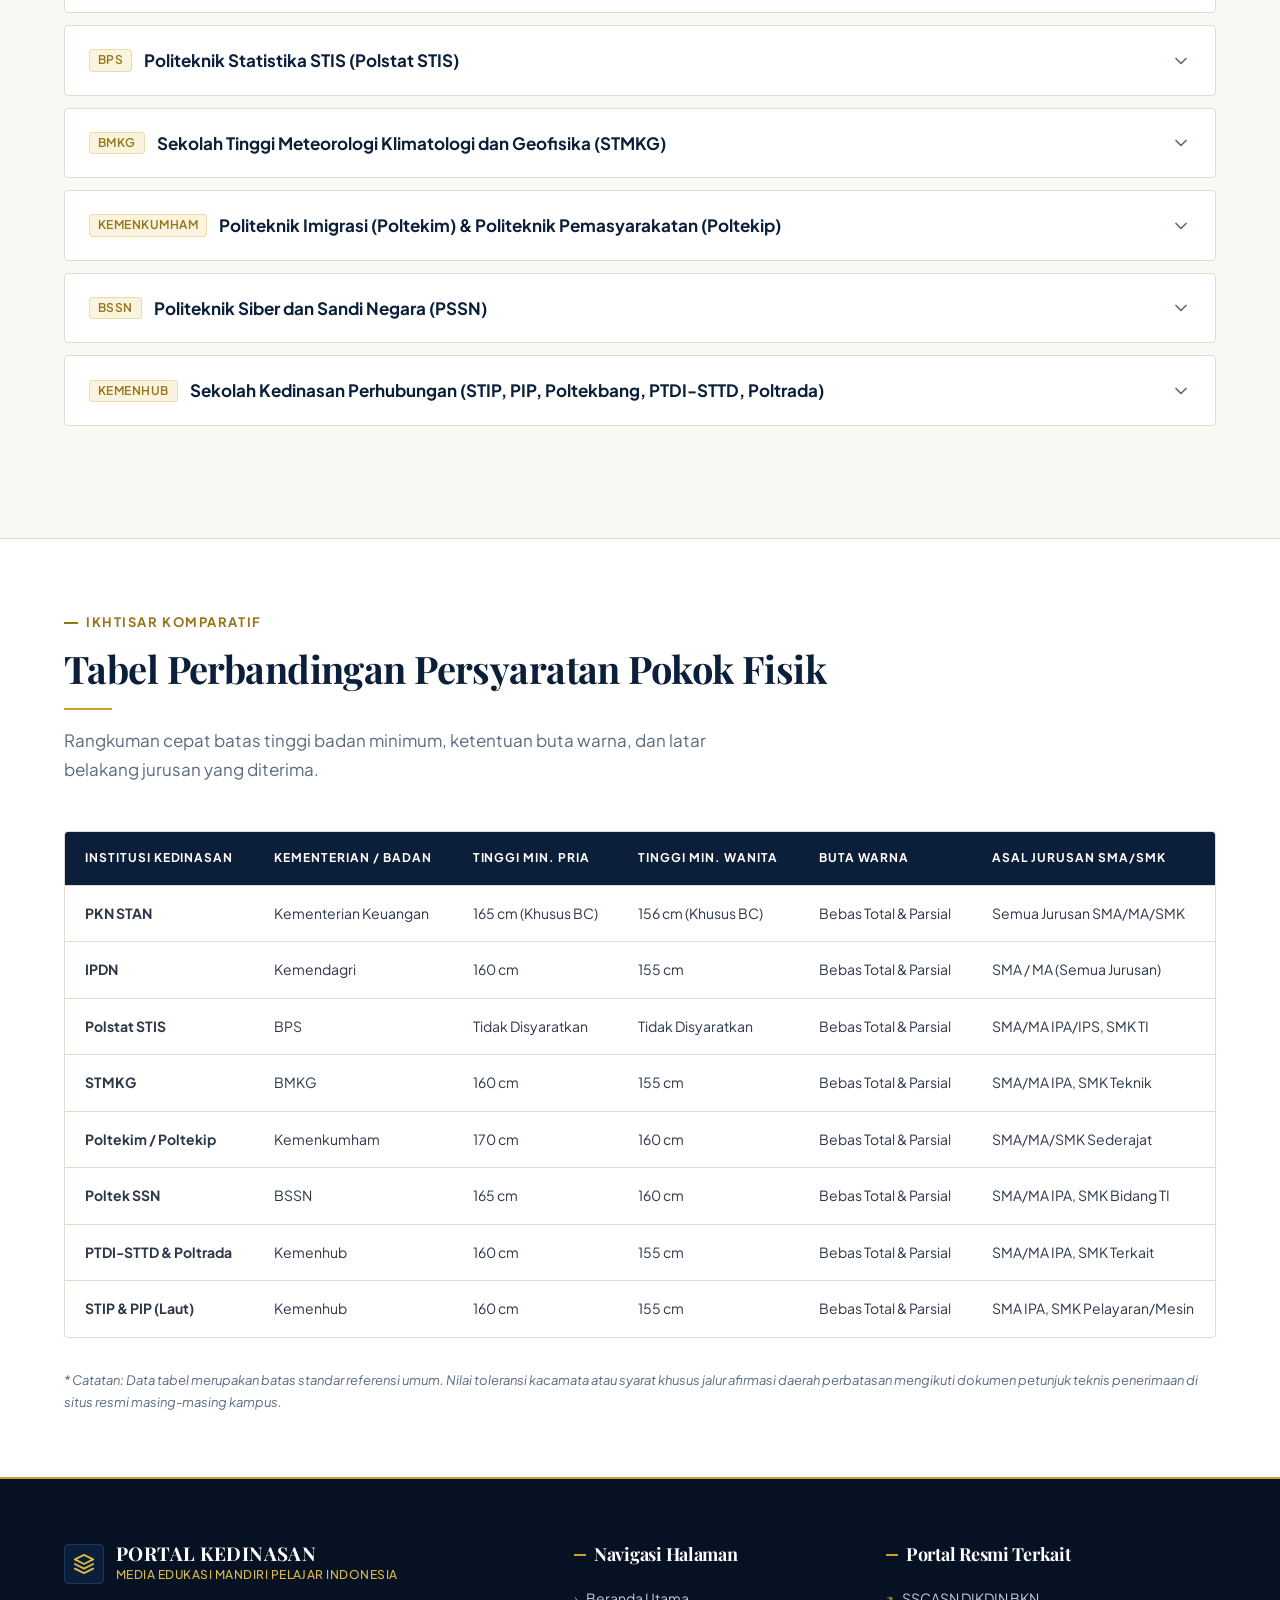
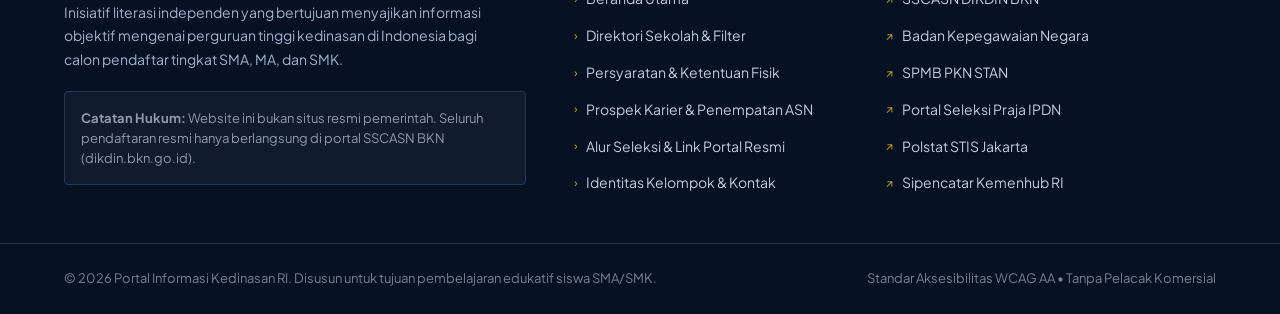
<file: website bk/persyaratan.html>
<!DOCTYPE html>
<html lang="id">
<head>
  <meta charset="UTF-8">
  <meta name="viewport" content="width=device-width, initial-scale=1.0">
  <meta name="description" content="Persyaratan umum dan khusus masuk sekolah kedinasan di Indonesia. Dokumen administrasi, standar tinggi badan, batas usia, dan ketentuan per sekolah ikatan dinas.">
  <title>Persyaratan Masuk Sekolah Kedinasan | Portal Kedinasan RI</title>

  <!-- Google Fonts: Playfair Display & Plus Jakarta Sans -->
  <link rel="preconnect" href="https://fonts.googleapis.com">
  <link rel="preconnect" href="https://fonts.gstatic.com" crossorigin>
  <link href="https://fonts.googleapis.com/css2?family=Playfair+Display:ital,wght@0,600;0,700;0,800;1,600&family=Plus+Jakarta+Sans:wght@400;500;600;700&display=swap" rel="stylesheet">

  <!-- Stylesheet Utama -->
  <link rel="stylesheet" href="css/main.css">
</head>
<body>

  <!-- Top Notice Bar -->
  <aside class="top-notice-bar" aria-label="Pemberitahuan Status Portal">
    <div class="container top-notice-inner">
      <div class="notice-text">
        <span class="notice-badge">Inisiatif Edukasi</span>
        <span>Ketentuan di bawah merujuk pada standar Panselnas BKN. Cek pengumuman resmi tahun anggaran berjalan.</span>
      </div>
      <a href="pendaftaran.html" class="notice-link">
        <span>Alur Pendaftaran BKN</span>
        <svg width="12" height="12" viewBox="0 0 24 24" fill="none" stroke="currentColor" stroke-width="2.5" stroke-linecap="round" stroke-linejoin="round" aria-hidden="true"><polyline points="9 18 15 12 9 6"></polyline></svg>
      </a>
    </div>
  </aside>

  <!-- Sticky Navbar -->
  <header class="site-header">
    <div class="container navbar">
      <a href="index.html" class="brand" aria-label="Kembali ke Beranda Portal Kedinasan">
        <div class="brand-emblem" aria-hidden="true">
          <svg width="22" height="22" viewBox="0 0 24 24" fill="none" stroke="currentColor" stroke-width="2" stroke-linecap="round" stroke-linejoin="round">
            <path d="M12 2L2 7l10 5 10-5-10-5z"></path>
            <path d="M2 17l10 5 10-5"></path>
            <path d="M2 12l10 5 10-5"></path>
          </svg>
        </div>
        <div class="brand-text-wrap">
          <span class="brand-title">PORTAL KEDINASAN</span>
          <span class="brand-tagline">Panduan Edukasi Studi & Karier ASN</span>
        </div>
      </a>

      <!-- Mobile Hamburger Toggle -->
      <button type="button" class="mobile-toggle" aria-label="Buka menu navigasi" aria-expanded="false" aria-controls="primary-nav">
        <svg width="24" height="24" viewBox="0 0 24 24" fill="none" stroke="currentColor" stroke-width="2" stroke-linecap="round" stroke-linejoin="round" aria-hidden="true">
          <line x1="3" y1="12" x2="21" y2="12"></line>
          <line x1="3" y1="6" x2="21" y2="6"></line>
          <line x1="3" y1="18" x2="21" y2="18"></line>
        </svg>
      </button>

      <nav class="nav-menu" id="primary-nav" aria-label="Navigasi Utama Situs">
        <ul class="nav-links">
          <li><a href="index.html" class="nav-link">Beranda</a></li>
          <li><a href="daftar-sekolah.html" class="nav-link">Daftar Sekolah</a></li>
          <li><a href="persyaratan.html" class="nav-link active">Persyaratan</a></li>
          <li><a href="jalur-karier.html" class="nav-link">Jalur Karier</a></li>
          <li><a href="pendaftaran.html" class="nav-link">Pendaftaran</a></li>
          <li><a href="tentang.html" class="nav-link">Tentang</a></li>
        </ul>
        <div class="nav-cta">
          <a href="daftar-sekolah.html" class="btn btn-primary btn-sm">Daftar Sekolah</a>
        </div>
      </nav>
    </div>
  </header>

  <main>
    <!-- Header Halaman -->
    <header class="page-header">
      <div class="container">
        <nav class="breadcrumbs" aria-label="Navigasi Breadcrumb">
          <a href="index.html">Beranda</a>
          <span aria-hidden="true">/</span>
          <span aria-current="page">Persyaratan & Berkas Seleksi</span>
        </nav>
        <h1>Persyaratan Umum & Ketentuan Khusus Seleksi</h1>
        <p class="lead-text">
          Panduan komprehensif mengenai kriteria administrasi, kondisi fisik, batas usia, serta persyaratan spesifik tiap sekolah kedinasan di Indonesia.
        </p>
      </div>
    </header>

    <!-- Callout Box Peringatan Resmi -->
    <section class="section-padding-sm" style="padding-bottom: 0;">
      <div class="container">
        <div class="callout-box" role="alert">
          <svg class="callout-icon" width="24" height="24" viewBox="0 0 24 24" fill="none" stroke="currentColor" stroke-width="2" stroke-linecap="round" stroke-linejoin="round" aria-hidden="true">
            <circle cx="12" cy="12" r="10"></circle>
            <line x1="12" y1="8" x2="12" y2="12"></line>
            <line x1="12" y1="16" x2="12.01" y2="16"></line>
          </svg>
          <div>
            <div class="callout-title">Penting: Rujukan Mutlak Pengumuman Panselnas BKN</div>
            <p class="callout-desc">
              Seluruh ketentuan usia batas minimal dan maksimal, nilai rata-rata ijazah, batas mata/kacamata, serta kuota formasi per provinsi ditetapkan secara resmi oleh <strong>Panitia Seleksi Nasional (Panselnas BKN)</strong> dan kementerian induk pada setiap tahun pembukaan pendaftaran. Data berikut merupakan rangkuman ketentuan umum standar yang berlaku lazim sebagai acuan persiapan awal.
            </p>
          </div>
        </div>
      </div>
    </section>

    <!-- 1. Persyaratan Umum (Standarditas Nasional) -->
    <section class="section-padding reveal" aria-labelledby="syarat-umum-heading">
      <div class="container">
        <div class="section-header">
          <span class="kicker">STANDAR NASIONAL</span>
          <h2 id="syarat-umum-heading">6 Persyaratan Umum Pendaftaran Kedinasan</h2>
          <div class="section-rule"></div>
          <p class="section-desc">
            Kriteria pokok yang wajib dipenuhi oleh setiap warga negara Indonesia sebelum dapat memilih salah satu instansi kedinasan pada sistem SSCASN BKN.
          </p>
        </div>

        <div class="requirements-grid">
          <!-- Item 1 -->
          <div class="requirement-box">
            <div class="req-icon-head" aria-hidden="true">
              <svg width="22" height="22" viewBox="0 0 24 24" fill="none" stroke="currentColor" stroke-width="2" stroke-linecap="round" stroke-linejoin="round"><path d="M12 22s8-4 8-10V5l-8-3-8 3v7c0 6 8 10 8 10z"></path></svg>
            </div>
            <h3>Kewarganegaraan & Kesetiaan</h3>
            <p>Warga Negara Indonesia (WNI) yang setia dan taat kepada Pancasila, UUD 1945, serta Negara Kesatuan Republik Indonesia. Tidak memiliki rekam jejak kriminalitas dan tidak terafiliasi organisasi yang dilarang negara.</p>
          </div>

          <!-- Item 2 -->
          <div class="requirement-box">
            <div class="req-icon-head" aria-hidden="true">
              <svg width="22" height="22" viewBox="0 0 24 24" fill="none" stroke="currentColor" stroke-width="2" stroke-linecap="round" stroke-linejoin="round"><circle cx="12" cy="12" r="10"></circle><polyline points="12 6 12 12 16 14"></polyline></svg>
            </div>
            <h3>Rentang Usia Pelamar</h3>
            <p>Umumnya berusia minimal <strong>16 tahun</strong> dan maksimal <strong>21 hingga 22 tahun</strong> terhitung per tanggal 1 September pada tahun anggaran berjalan. Batas usia dapat berbeda sedikit antar instansi pembina.</p>
          </div>

          <!-- Item 3 -->
          <div class="requirement-box">
            <div class="req-icon-head" aria-hidden="true">
              <svg width="22" height="22" viewBox="0 0 24 24" fill="none" stroke="currentColor" stroke-width="2" stroke-linecap="round" stroke-linejoin="round"><path d="M22 10v6M2 10l10-5 10 5-10 5z"></path><path d="M6 12v5c3 3 9 3 12 0v-5"></path></svg>
            </div>
            <h3>Kualifikasi Pendidikan</h3>
            <p>Lulusan SMA, MA, atau SMK sederajat. Bagi siswa kelas 12 yang belum terbit ijazahnya, dapat mendaftar menggunakan Surat Keterangan Lulus (SKL) atau nilai rapor semester 1 sampai 5 dengan rata-rata minimum tertentu.</p>
          </div>

          <!-- Item 4 -->
          <div class="requirement-box">
            <div class="req-icon-head" aria-hidden="true">
              <svg width="22" height="22" viewBox="0 0 24 24" fill="none" stroke="currentColor" stroke-width="2" stroke-linecap="round" stroke-linejoin="round"><path d="M20.84 4.61a5.5 5.5 0 0 0-7.78 0L12 5.67l-1.06-1.06a5.5 5.5 0 0 0-7.78 7.78l1.06 1.06L12 21.23l7.78-7.78 1.06-1.06a5.5 5.5 0 0 0 0-7.78z"></path></svg>
            </div>
            <h3>Kesehatan Fisik & Jasmani</h3>
            <p>Sehat jasmani dan rohani, bebas dari penyakit menular atau menahun, tidak buta warna (baik total maupun parsial pada mayoritas sekolah), serta bebas dari penyalahgunaan narkotika dan zat adiktif terlarang.</p>
          </div>

          <!-- Item 5 -->
          <div class="requirement-box">
            <div class="req-icon-head" aria-hidden="true">
              <svg width="22" height="22" viewBox="0 0 24 24" fill="none" stroke="currentColor" stroke-width="2" stroke-linecap="round" stroke-linejoin="round"><path d="M16 21v-2a4 4 0 0 0-4-4H6a4 4 0 0 0-4 4v2"></path><circle cx="9" cy="7" r="4"></circle><line x1="19" y1="8" x2="19" y2="14"></line><line x1="22" y1="11" x2="16" y2="11"></line></svg>
            </div>
            <h3>Standar Penampilan & Tato</h3>
            <p>Tidak bertato atau memiliki bekas tato di seluruh tubuh. Tidak bertindik atau memiliki bekas tindik pada telinga atau anggota badan lainnya (kecuali tindik di telinga bagi wanita karena ketentuan adat/agama).</p>
          </div>

          <!-- Item 6 -->
          <div class="requirement-box">
            <div class="req-icon-head" aria-hidden="true">
              <svg width="22" height="22" viewBox="0 0 24 24" fill="none" stroke="currentColor" stroke-width="2" stroke-linecap="round" stroke-linejoin="round"><circle cx="12" cy="12" r="10"></circle><path d="m4.93 4.93 4.24 4.24"></path><path d="m14.83 9.17 4.24-4.24"></path><path d="m14.83 14.83 4.24 4.24"></path><path d="m9.17 14.83-4.24 4.24"></path></svg>
            </div>
            <h3>Status Pernikahan</h3>
            <p>Belum pernah menikah, belum mempunyai anak kandung/biologis, dan bersedia menandatangani pakta integritas untuk <strong>tidak menikah selama masa pendidikan ikatan dinas</strong> berlangsung.</p>
          </div>
        </div>
      </div>
    </section>

    <!-- 2. Seksi Dokumen Administrasi Wajib -->
    <section class="section-padding reveal" style="background-color: var(--color-surface-warm); border-block: 1px solid var(--color-border-subtle);" aria-labelledby="dokumen-heading">
      <div class="container">
        <div class="section-header">
          <span class="kicker">DAFTAR PERIKSA BERKAS DIGITAL</span>
          <h2 id="dokumen-heading">Dokumen Administrasi yang Wajib Disiapkan</h2>
          <div class="section-rule"></div>
          <p class="section-desc">
            Seluruh berkas diunggah dalam format digital (PDF atau JPEG/PNG) sesuai ketentuan ukuran berkas maksimal di sistem SSCASN Dikdin (lazimnya 200 KB hingga 1 MB).
          </p>
        </div>

        <div class="requirements-grid">
          <div class="requirement-box" style="background-color: #FFFFFF;">
            <div style="font-family: var(--font-serif); font-size: 1.5rem; font-weight: 700; color: var(--color-gold-600); margin-bottom: var(--space-2);">01</div>
            <h4>Kartu Identitas Kependudukan</h4>
            <p>Scan e-KTP asli yang jelas dan terbaca. Bagi pendaftar yang belum berusia 17 tahun, dapat menggunakan Kartu Identitas Anak (KIA) atau Surat Keterangan Kependudukan resmi dari Disdukcapil.</p>
          </div>

          <div class="requirement-box" style="background-color: #FFFFFF;">
            <div style="font-family: var(--font-serif); font-size: 1.5rem; font-weight: 700; color: var(--color-gold-600); margin-bottom: var(--space-2);">02</div>
            <h4>Kartu Keluarga (KK)</h4>
            <p>Scan Kartu Keluarga terbaru yang memuat Nomor Induk Kependudukan (NIK) pelamar dan Nomor KK yang sinkron dengan database kependudukan nasional Kemendagri.</p>
          </div>

          <div class="requirement-box" style="background-color: #FFFFFF;">
            <div style="font-family: var(--font-serif); font-size: 1.5rem; font-weight: 700; color: var(--color-gold-600); margin-bottom: var(--space-2);">03</div>
            <h4>Ijazah / SKL / Rapor</h4>
            <p>Scan Ijazah asli bagi lulusan tahun sebelumnya. Bagi siswa lulusan tahun berjalan, unggah Surat Keterangan Lulus (SKL) berfoto atau transkrip nilai rapor semester 1 sampai 5 berlegalisir kepala sekolah.</p>
          </div>

          <div class="requirement-box" style="background-color: #FFFFFF;">
            <div style="font-family: var(--font-serif); font-size: 1.5rem; font-weight: 700; color: var(--color-gold-600); margin-bottom: var(--space-2);">04</div>
            <h4>Pasfoto Formal Terbaru</h4>
            <p>Pasfoto resmi pose tegak menghadap depan, mengenakan kemeja putih berkerah rapi tanpa aksesori berlebihan. Latar belakang warna merah atau biru sesuai aturan instansi tujuan.</p>
          </div>

          <div class="requirement-box" style="background-color: #FFFFFF;">
            <div style="font-family: var(--font-serif); font-size: 1.5rem; font-weight: 700; color: var(--color-gold-600); margin-bottom: var(--space-2);">05</div>
            <h4>Surat Pernyataan Bermaterai</h4>
            <p>Surat pernyataan kesanggupan mematuhi aturan ikatan dinas, kesediaan ditempatkan di seluruh wilayah Indonesia, dan belum pernah menikah bermaterai resmi Rp10.000 sesuai format instansi.</p>
          </div>

          <div class="requirement-box" style="background-color: #FFFFFF;">
            <div style="font-family: var(--font-serif); font-size: 1.5rem; font-weight: 700; color: var(--color-gold-600); margin-bottom: var(--space-2);">06</div>
            <h4>Berkas Khusus & Afirmasi</h4>
            <p>Khusus jalur afirmasi wilayah 3T atau Orang Asli Papua (OAP), siapkan surat keterangan garis keturunan asli Papua dari Majelis Rakyat Papua atau kepala suku setempat.</p>
          </div>
        </div>
      </div>
    </section>

    <!-- 3. Ketentuan Khusus per Kelompok Sekolah (Accordion Interaktif) -->
    <section class="section-padding reveal" aria-labelledby="accordion-heading">
      <div class="container">
        <div class="section-header">
          <span class="kicker">DETAIL INSTANSIAL</span>
          <h2 id="accordion-heading">Ketentuan Khusus Berdasarkan Kelompok Sekolah</h2>
          <div class="section-rule"></div>
          <p class="section-desc">
            Klik masing-masing institusi untuk melihat kekhususan seleksi, batasan fisik, serta kriteria tes lanjutan.
          </p>
        </div>

        <div class="accordion">
          <!-- Accordion 1: PKN STAN -->
          <div class="accordion-item">
            <button type="button" class="accordion-trigger" aria-expanded="false">
              <span class="accordion-trigger-title">
                <span class="badge badge-gold">Kemenkeu</span>
                <span>Politeknik Keuangan Negara STAN (PKN STAN)</span>
              </span>
              <svg class="accordion-chevron" width="20" height="20" viewBox="0 0 24 24" fill="none" stroke="currentColor" stroke-width="2" stroke-linecap="round" stroke-linejoin="round" aria-hidden="true"><polyline points="6 9 12 15 18 9"></polyline></svg>
            </button>
            <div class="accordion-panel">
              <div class="accordion-panel-inner">
                <p><strong>Syarat Akademik:</strong> Nilai rapor rata-rata minimal 80.00 (atau skala 4.00 setara 3.20). Menggunakan nilai UTBK-SNBT (Tes Potensi Skolastik dan Literasi) sebagai seleksi tahap administrasi awal sesuai ketentuan tahun berjalan.</p>
                <p><strong>Fisik & Kesehatan:</strong> Bebas dari buta warna parsial dan total. Untuk program studi Kepabeanan dan Cukai, terdapat syarat tinggi badan minimal (Pria: 165 cm, Wanita: 156 cm) dan toleransi penggunaan kacamata/visus mata maksimal tertentu.</p>
                <p><strong>Tahapan Seleksi Lanjutan:</strong> Tes Seleksi Lanjutan (Tes Kesehatan, Tes Kebugaran Jasmani lari 12 menit dan shuttle run, serta Wawancara Psikologi Kemenkeu).</p>
              </div>
            </div>
          </div>

          <!-- Accordion 2: IPDN -->
          <div class="accordion-item">
            <button type="button" class="accordion-trigger" aria-expanded="false">
              <span class="accordion-trigger-title">
                <span class="badge badge-gold">Kemendagri</span>
                <span>Institut Pemerintahan Dalam Negeri (IPDN)</span>
              </span>
              <svg class="accordion-chevron" width="20" height="20" viewBox="0 0 24 24" fill="none" stroke="currentColor" stroke-width="2" stroke-linecap="round" stroke-linejoin="round" aria-hidden="true"><polyline points="6 9 12 15 18 9"></polyline></svg>
            </button>
            <div class="accordion-panel">
              <div class="accordion-panel-inner">
                <p><strong>Tinggi Badan Mutlak:</strong> Pria minimal <strong>160 cm</strong> dan Wanita minimal <strong>155 cm</strong>. Pemeriksaan tinggi badan dilakukan secara ketat dengan alat ukur standar saat verifikasi faktual.</p>
                <p><strong>Kesehatan & Mata:</strong> Tidak buta warna parsial maupun total. Mata tidak menggunakan kacamata atau lensa kontak pada batas toleransi ekstrem. Gigi rapi dan tidak memiliki karies parah.</p>
                <p><strong>Kesamaptaan Semi-Militer:</strong> Tes kesamaptaan fisik A (Lari 12 menit) dan kesamaptaan B (Pull-up untuk pria/Chinning untuk wanita, Push-up, Sit-up, dan Shuttle Run lari angka 8).</p>
                <p><strong>Pola Penempatan:</strong> Kuota ditetapkan per provinsi di 38 provinsi di Indonesia.</p>
              </div>
            </div>
          </div>

          <!-- Accordion 3: Polstat STIS -->
          <div class="accordion-item">
            <button type="button" class="accordion-trigger" aria-expanded="false">
              <span class="accordion-trigger-title">
                <span class="badge badge-gold">BPS</span>
                <span>Politeknik Statistika STIS (Polstat STIS)</span>
              </span>
              <svg class="accordion-chevron" width="20" height="20" viewBox="0 0 24 24" fill="none" stroke="currentColor" stroke-width="2" stroke-linecap="round" stroke-linejoin="round" aria-hidden="true"><polyline points="6 9 12 15 18 9"></polyline></svg>
            </button>
            <div class="accordion-panel">
              <div class="accordion-panel-inner">
                <p><strong>Syarat Akademik:</strong> Terbuka untuk lulusan SMA/MA peminatan MIPA atau IPS, serta SMK bidang Teknologi Informasi/Komputer. Nilai matematika (kelompok umum atau peminatan) minimal 80.00 pada rapor atau ijazah.</p>
                <p><strong>Kesehatan Penglihatan:</strong> Bebas buta warna (baik total maupun parsial) karena analisis visual data dan grafik statistik membutuhkan ketajaman identifikasi spektrum warna.</p>
                <p><strong>Tahapan Khusus:</strong> Seleksi Lanjutan Ujian Matematika dan Logika Komputasi Mandiri, Psikotes, dan Pemeriksaan Kesehatan Umum.</p>
              </div>
            </div>
          </div>

          <!-- Accordion 4: STMKG -->
          <div class="accordion-item">
            <button type="button" class="accordion-trigger" aria-expanded="false">
              <span class="accordion-trigger-title">
                <span class="badge badge-gold">BMKG</span>
                <span>Sekolah Tinggi Meteorologi Klimatologi dan Geofisika (STMKG)</span>
              </span>
              <svg class="accordion-chevron" width="20" height="20" viewBox="0 0 24 24" fill="none" stroke="currentColor" stroke-width="2" stroke-linecap="round" stroke-linejoin="round" aria-hidden="true"><polyline points="6 9 12 15 18 9"></polyline></svg>
            </button>
            <div class="accordion-panel">
              <div class="accordion-panel-inner">
                <p><strong>Kualifikasi Jurusan:</strong> Prioritas lulusan SMA/MA jurusan IPA atau SMK bidang teknik mesin, elektro, telekomunikasi, dan instrumen.</p>
                <p><strong>Syarat Fisik:</strong> Tinggi badan pria minimal 160 cm, wanita minimal 155 cm. Bebas buta warna total dan parsial. Toleransi kacamata maksimal minus/plus 2.00 tanpa silinder (atau sesuai pengumuman resmi terbaru).</p>
                <p><strong>Seleksi Lanjutan:</strong> Tes Kemampuan Akademik (Fisika, Matematika, Bahasa Inggris), Tes Kesamaptaan Jasmani, Tes Kesehatan Medis di RS Bhayangkara, dan Wawancara.</p>
              </div>
            </div>
          </div>

          <!-- Accordion 5: Kemenkumham (Poltekim & Poltekip) -->
          <div class="accordion-item">
            <button type="button" class="accordion-trigger" aria-expanded="false">
              <span class="accordion-trigger-title">
                <span class="badge badge-gold">Kemenkumham</span>
                <span>Politeknik Imigrasi (Poltekim) & Politeknik Pemasyarakatan (Poltekip)</span>
              </span>
              <svg class="accordion-chevron" width="20" height="20" viewBox="0 0 24 24" fill="none" stroke="currentColor" stroke-width="2" stroke-linecap="round" stroke-linejoin="round" aria-hidden="true"><polyline points="6 9 12 15 18 9"></polyline></svg>
            </button>
            <div class="accordion-panel">
              <div class="accordion-panel-inner">
                <p><strong>Tinggi Badan Ketat:</strong> Pria minimal <strong>170 cm</strong> dan Wanita minimal <strong>160 cm</strong> (salah satu standar tertinggi di antara sekolah kedinasan sipil).</p>
                <p><strong>Kondisi Fisik:</strong> Bebas buta warna, tidak mengenakan kacamata, tidak bertato, tidak bertindik. Berat badan seimbang ideal sesuai kalkulasi indeks massa tubuh (BMI).</p>
                <p><strong>Karakteristik Pembinaan:</strong> Sistem asrama dengan disiplin penegakan hukum imigrasi dan pengamanan lembaga pemasyarakatan. Ujian kesamaptaan fisik ketat di bawah pengawasan instruktur aparat hukum.</p>
              </div>
            </div>
          </div>

          <!-- Accordion 6: Poltek SSN -->
          <div class="accordion-item">
            <button type="button" class="accordion-trigger" aria-expanded="false">
              <span class="accordion-trigger-title">
                <span class="badge badge-gold">BSSN</span>
                <span>Politeknik Siber dan Sandi Negara (PSSN)</span>
              </span>
              <svg class="accordion-chevron" width="20" height="20" viewBox="0 0 24 24" fill="none" stroke="currentColor" stroke-width="2" stroke-linecap="round" stroke-linejoin="round" aria-hidden="true"><polyline points="6 9 12 15 18 9"></polyline></svg>
            </button>
            <div class="accordion-panel">
              <div class="accordion-panel-inner">
                <p><strong>Latar Belakang Pendidikan:</strong> Khusus jurusan SMA/MA peminatan IPA atau SMK bidang Teknik Komputer & Jaringan, Rekayasa Perangkat Lunak, dan Elektronika.</p>
                <p><strong>Syarat Fisik:</strong> Tinggi badan pria minimal 165 cm, wanita minimal 160 cm. Bebas buta warna total maupun parsial.</p>
                <p><strong>Ujian Khusus:</strong> Tes Potensi Akademik (Matematika tingkat lanjut & Logika Algoritma), Screening Clearance Intelijen (Litsus/Wawancara Keamanan Nasional), dan Psikotes.</p>
              </div>
            </div>
          </div>

          <!-- Accordion 7: Sekolah Transportasi Kemenhub -->
          <div class="accordion-item">
            <button type="button" class="accordion-trigger" aria-expanded="false">
              <span class="accordion-trigger-title">
                <span class="badge badge-gold">Kemenhub</span>
                <span>Sekolah Kedinasan Perhubungan (STIP, PIP, Poltekbang, PTDI-STTD, Poltrada)</span>
              </span>
              <svg class="accordion-chevron" width="20" height="20" viewBox="0 0 24 24" fill="none" stroke="currentColor" stroke-width="2" stroke-linecap="round" stroke-linejoin="round" aria-hidden="true"><polyline points="6 9 12 15 18 9"></polyline></svg>
            </button>
            <div class="accordion-panel">
              <div class="accordion-panel-inner">
                <p><strong>Pola Seleksi SIPENCATAR:</strong> Memiliki 2 jalur seleksi, yaitu <em>Pola Pembibitan (Polbit)</em> Kemenhub/Pemda berstatus ikatan dinas CPNS, dan jalur <em>Non-Polbit Mandiri</em>.</p>
                <p><strong>Tinggi Badan:</strong> Pria minimal 160 cm, wanita minimal 155 cm (khusus program studi penerbang dan pelayaran nautika tertentu dapat mensyaratkan pria min 165 cm, wanita min 160 cm).</p>
                <p><strong>Kesehatan Khusus:</strong> Bebas buta warna, fungsi pendengaran prima (tes audiometri), dan kemampuan berenang dasar (khusus matra laut dan keselamatan transportasi air).</p>
              </div>
            </div>
          </div>
        </div>
      </div>
    </section>

    <!-- 4. Tabel Komparasi Persyaratan Fisik & Kualifikasi -->
    <section class="section-padding reveal" style="background-color: var(--color-surface-card); border-top: 1px solid var(--color-border-subtle);" aria-labelledby="tabel-heading">
      <div class="container">
        <div class="section-header">
          <span class="kicker">IKHTISAR KOMPARATIF</span>
          <h2 id="tabel-heading">Tabel Perbandingan Persyaratan Pokok Fisik</h2>
          <div class="section-rule"></div>
          <p class="section-desc">
            Rangkuman cepat batas tinggi badan minimum, ketentuan buta warna, dan latar belakang jurusan yang diterima.
          </p>
        </div>

        <div class="table-wrapper">
          <table class="data-table" aria-label="Tabel komparasi syarat fisik sekolah kedinasan">
            <thead>
              <tr>
                <th scope="col">Institusi Kedinasan</th>
                <th scope="col">Kementerian / Badan</th>
                <th scope="col">Tinggi Min. Pria</th>
                <th scope="col">Tinggi Min. Wanita</th>
                <th scope="col">Buta Warna</th>
                <th scope="col">Asal Jurusan SMA/SMK</th>
              </tr>
            </thead>
            <tbody>
              <tr>
                <td><strong>PKN STAN</strong></td>
                <td>Kementerian Keuangan</td>
                <td>165 cm (Khusus BC)</td>
                <td>156 cm (Khusus BC)</td>
                <td>Bebas Total & Parsial</td>
                <td>Semua Jurusan SMA/MA/SMK</td>
              </tr>
              <tr>
                <td><strong>IPDN</strong></td>
                <td>Kemendagri</td>
                <td>160 cm</td>
                <td>155 cm</td>
                <td>Bebas Total & Parsial</td>
                <td>SMA / MA (Semua Jurusan)</td>
              </tr>
              <tr>
                <td><strong>Polstat STIS</strong></td>
                <td>BPS</td>
                <td>Tidak Disyaratkan</td>
                <td>Tidak Disyaratkan</td>
                <td>Bebas Total & Parsial</td>
                <td>SMA/MA IPA/IPS, SMK TI</td>
              </tr>
              <tr>
                <td><strong>STMKG</strong></td>
                <td>BMKG</td>
                <td>160 cm</td>
                <td>155 cm</td>
                <td>Bebas Total & Parsial</td>
                <td>SMA/MA IPA, SMK Teknik</td>
              </tr>
              <tr>
                <td><strong>Poltekim / Poltekip</strong></td>
                <td>Kemenkumham</td>
                <td>170 cm</td>
                <td>160 cm</td>
                <td>Bebas Total & Parsial</td>
                <td>SMA/MA/SMK Sederajat</td>
              </tr>
              <tr>
                <td><strong>Poltek SSN</strong></td>
                <td>BSSN</td>
                <td>165 cm</td>
                <td>160 cm</td>
                <td>Bebas Total & Parsial</td>
                <td>SMA/MA IPA, SMK Bidang TI</td>
              </tr>
              <tr>
                <td><strong>PTDI-STTD & Poltrada</strong></td>
                <td>Kemenhub</td>
                <td>160 cm</td>
                <td>155 cm</td>
                <td>Bebas Total & Parsial</td>
                <td>SMA/MA IPA, SMK Terkait</td>
              </tr>
              <tr>
                <td><strong>STIP & PIP (Laut)</strong></td>
                <td>Kemenhub</td>
                <td>160 cm</td>
                <td>155 cm</td>
                <td>Bebas Total & Parsial</td>
                <td>SMA IPA, SMK Pelayaran/Mesin</td>
              </tr>
            </tbody>
          </table>
        </div>

        <p style="font-size: 0.8125rem; color: var(--color-text-muted); font-style: italic;">
          * Catatan: Data tabel merupakan batas standar referensi umum. Nilai toleransi kacamata atau syarat khusus jalur afirmasi daerah perbatasan mengikuti dokumen petunjuk teknis penerimaan di situs resmi masing-masing kampus.
        </p>
      </div>
    </section>
  </main>

  <!-- Footer Lengkap 3 Kolom -->
  <footer class="site-footer">
    <div class="container footer-top">
      <div class="footer-grid">
        <div class="footer-col-brand">
          <div class="brand">
            <div class="brand-emblem" aria-hidden="true">
              <svg width="22" height="22" viewBox="0 0 24 24" fill="none" stroke="currentColor" stroke-width="2" stroke-linecap="round" stroke-linejoin="round">
                <path d="M12 2L2 7l10 5 10-5-10-5z"></path>
                <path d="M2 17l10 5 10-5"></path>
                <path d="M2 12l10 5 10-5"></path>
              </svg>
            </div>
            <div class="brand-text-wrap">
              <span class="brand-title">PORTAL KEDINASAN</span>
              <span class="brand-tagline">Media Edukasi Mandiri Pelajar Indonesia</span>
            </div>
          </div>
          <p class="footer-bio">
            Inisiatif literasi independen yang bertujuan menyajikan informasi objektif mengenai perguruan tinggi kedinasan di Indonesia bagi calon pendaftar tingkat SMA, MA, dan SMK.
          </p>
          <div class="footer-disclaimer-box">
            <strong>Catatan Hukum:</strong> Website ini bukan situs resmi pemerintah. Seluruh pendaftaran resmi hanya berlangsung di portal SSCASN BKN (dikdin.bkn.go.id).
          </div>
        </div>

        <div>
          <h3 class="footer-col-title">Navigasi Halaman</h3>
          <ul class="footer-links-list">
            <li><a href="index.html" class="footer-link"><span class="footer-link-icon">›</span> Beranda Utama</a></li>
            <li><a href="daftar-sekolah.html" class="footer-link"><span class="footer-link-icon">›</span> Direktori Sekolah & Filter</a></li>
            <li><a href="persyaratan.html" class="footer-link"><span class="footer-link-icon">›</span> Persyaratan & Ketentuan Fisik</a></li>
            <li><a href="jalur-karier.html" class="footer-link"><span class="footer-link-icon">›</span> Prospek Karier & Penempatan ASN</a></li>
            <li><a href="pendaftaran.html" class="footer-link"><span class="footer-link-icon">›</span> Alur Seleksi & Link Portal Resmi</a></li>
            <li><a href="tentang.html" class="footer-link"><span class="footer-link-icon">›</span> Identitas Kelompok & Kontak</a></li>
          </ul>
        </div>

        <div>
          <h3 class="footer-col-title">Portal Resmi Terkait</h3>
          <ul class="footer-links-list">
            <li><a href="https://dikdin.bkn.go.id" target="_blank" rel="noopener noreferrer" class="footer-link"><span class="footer-link-icon">↗</span> SSCASN DIKDIN BKN</a></li>
            <li><a href="https://www.bkn.go.id" target="_blank" rel="noopener noreferrer" class="footer-link"><span class="footer-link-icon">↗</span> Badan Kepegawaian Negara</a></li>
            <li><a href="https://spmb.pknstan.ac.id" target="_blank" rel="noopener noreferrer" class="footer-link"><span class="footer-link-icon">↗</span> SPMB PKN STAN</a></li>
            <li><a href="https://ipdn.ac.id" target="_blank" rel="noopener noreferrer" class="footer-link"><span class="footer-link-icon">↗</span> Portal Seleksi Praja IPDN</a></li>
            <li><a href="https://stis.ac.id" target="_blank" rel="noopener noreferrer" class="footer-link"><span class="footer-link-icon">↗</span> Polstat STIS Jakarta</a></li>
            <li><a href="https://sipencatar.dephub.go.id" target="_blank" rel="noopener noreferrer" class="footer-link"><span class="footer-link-icon">↗</span> Sipencatar Kemenhub RI</a></li>
          </ul>
        </div>
      </div>
    </div>

    <div class="footer-bottom">
      <div class="container footer-bottom-inner">
        <div>
          © 2026 Portal Informasi Kedinasan RI. Disusun untuk tujuan pembelajaran edukatif siswa SMA/SMK.
        </div>
        <div>
          Standar Aksesibilitas WCAG AA • Tanpa Pelacak Komersial
        </div>
      </div>
    </div>
  </footer>

  <!-- Tombol Kembali ke Atas -->
  <button type="button" class="back-to-top" aria-label="Kembali ke atas halaman">
    <svg width="20" height="20" viewBox="0 0 24 24" fill="none" stroke="currentColor" stroke-width="2.5" stroke-linecap="round" stroke-linejoin="round" aria-hidden="true"><polyline points="18 15 12 9 6 15"></polyline></svg>
  </button>

  <script src="js/main.js"></script>
</body>
</html>
</file>
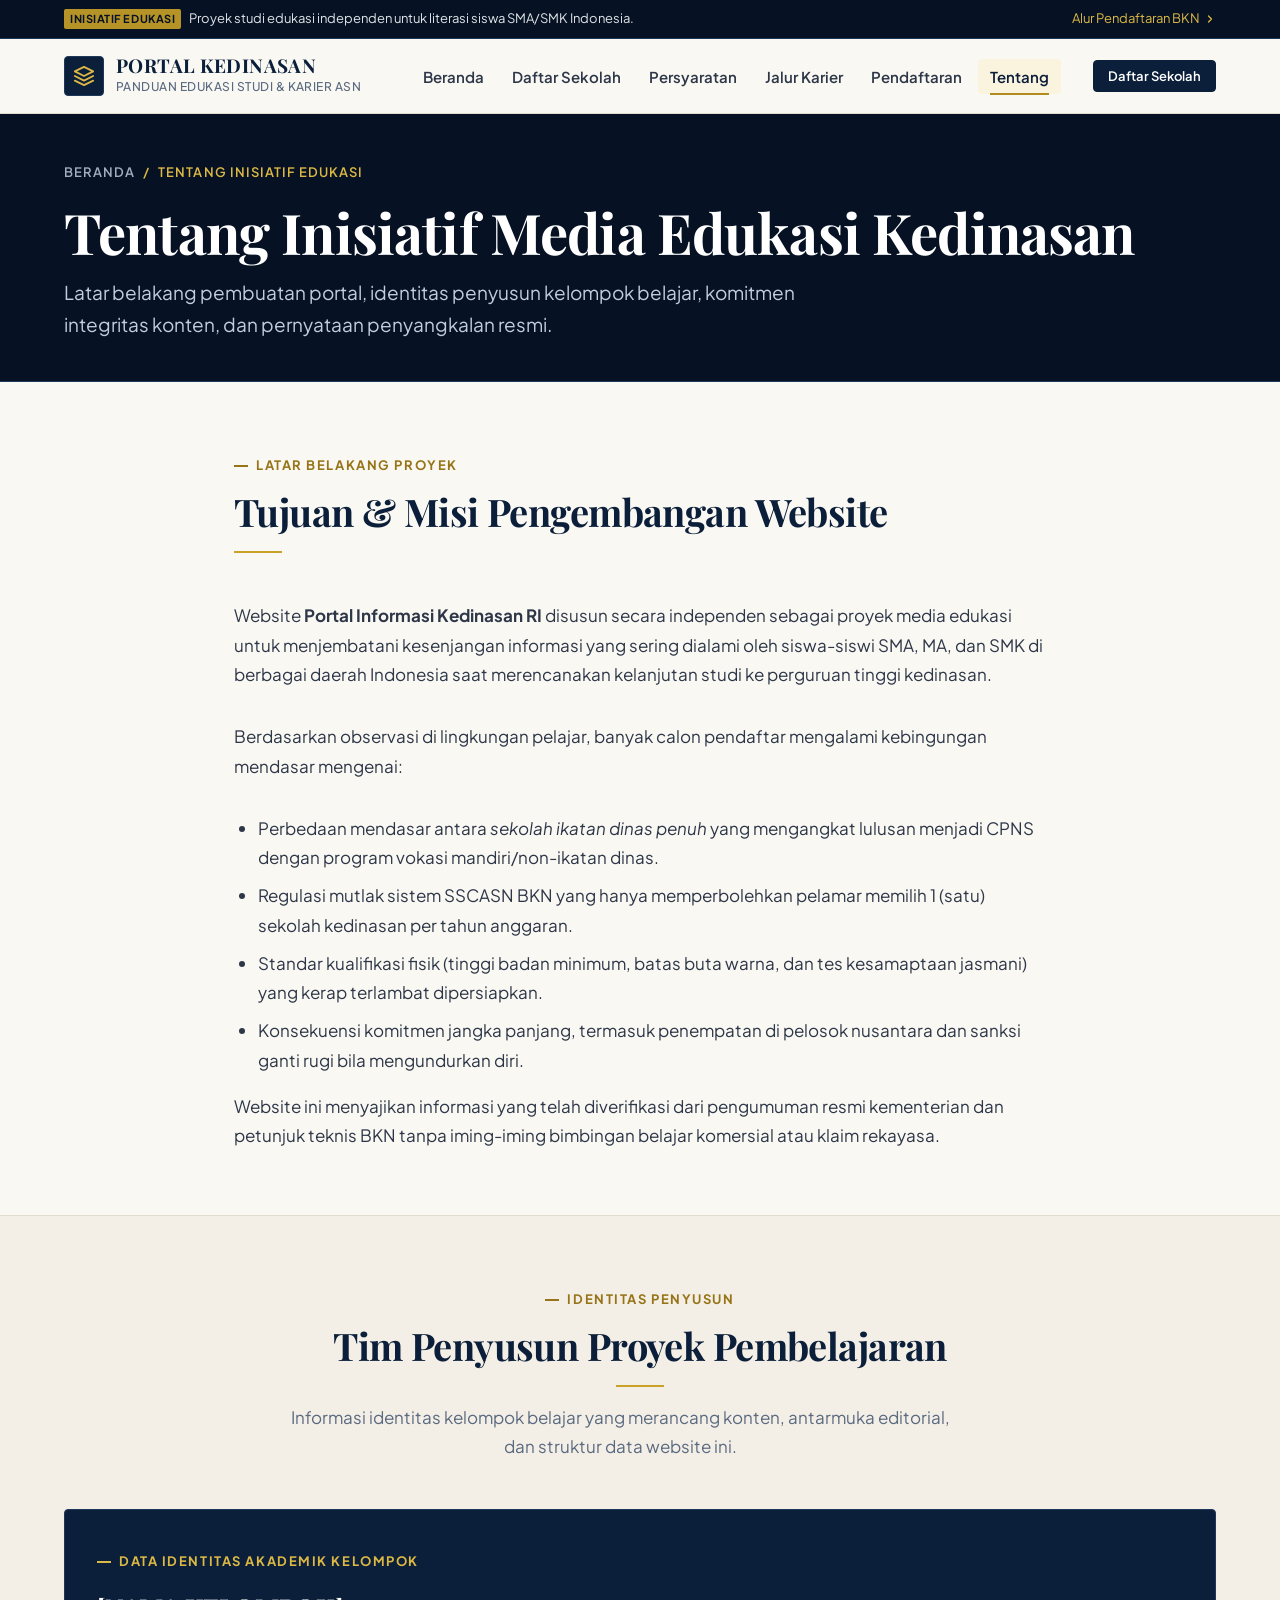
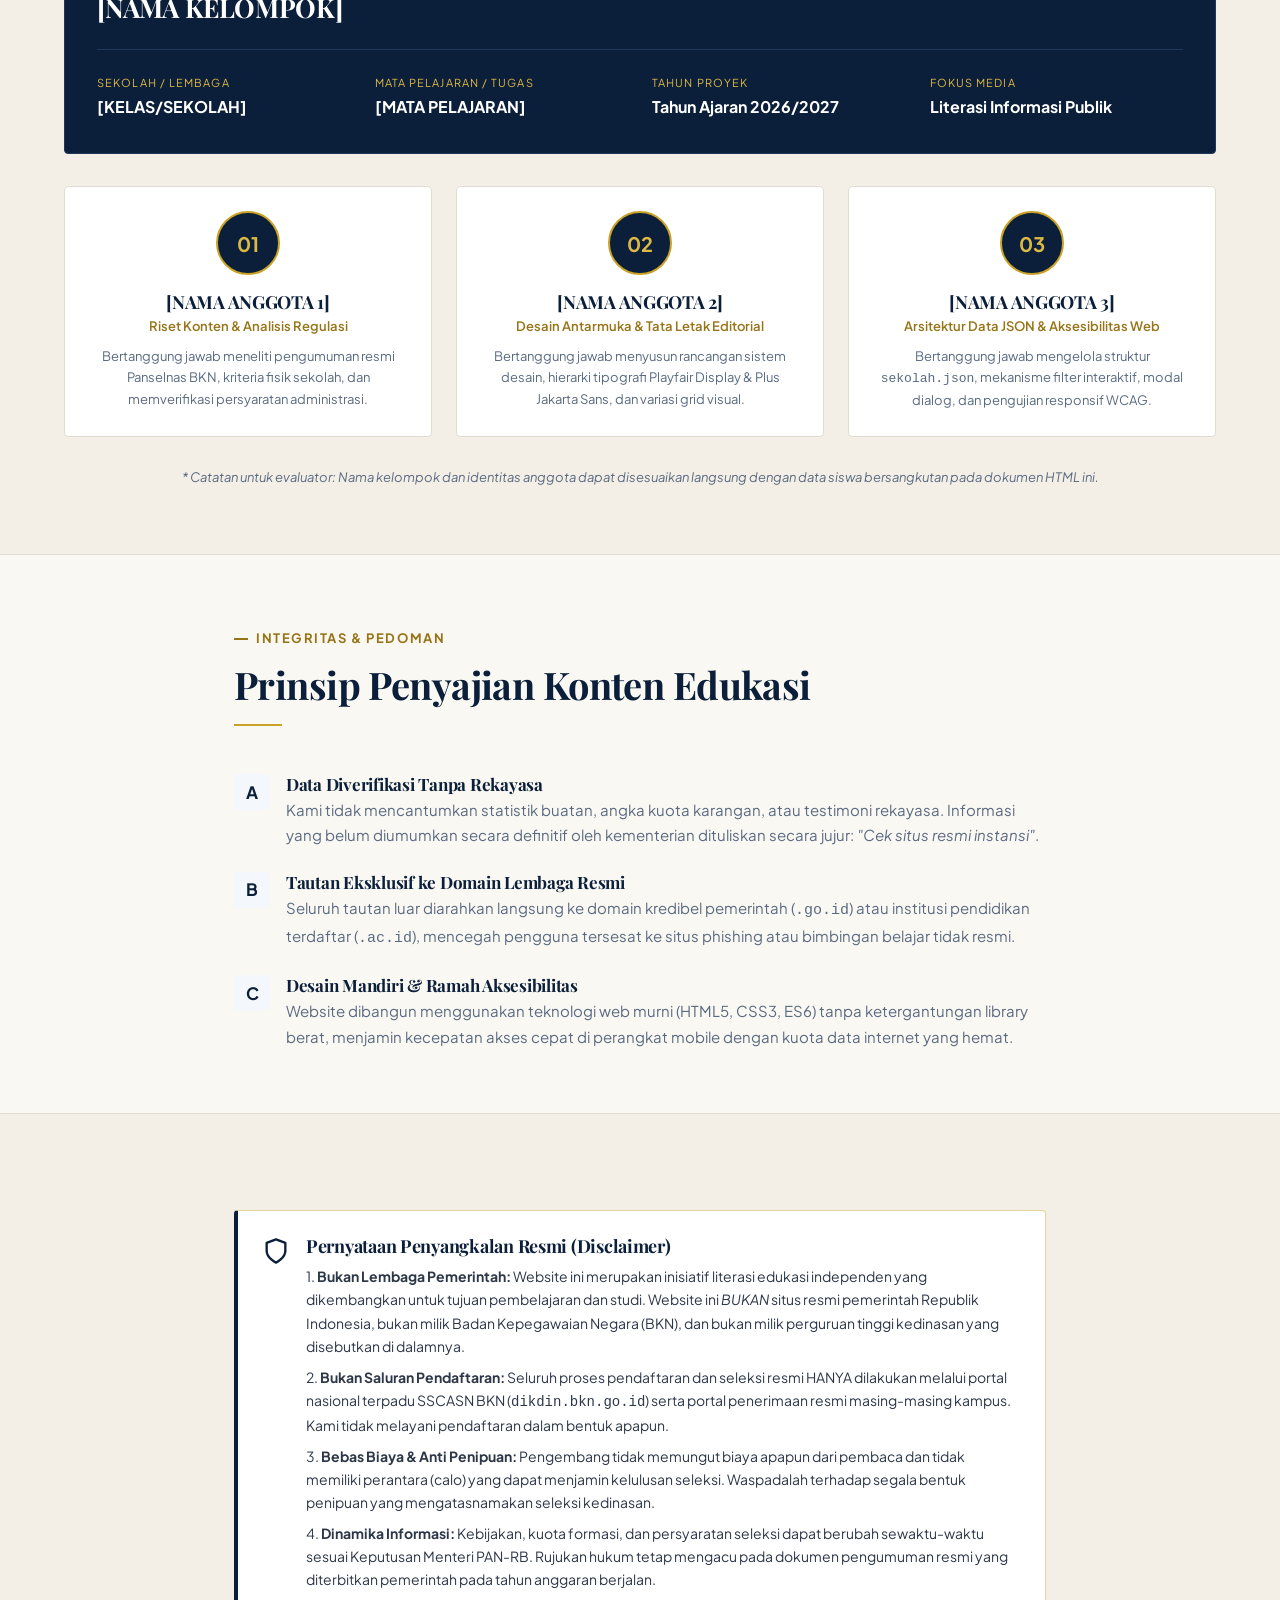
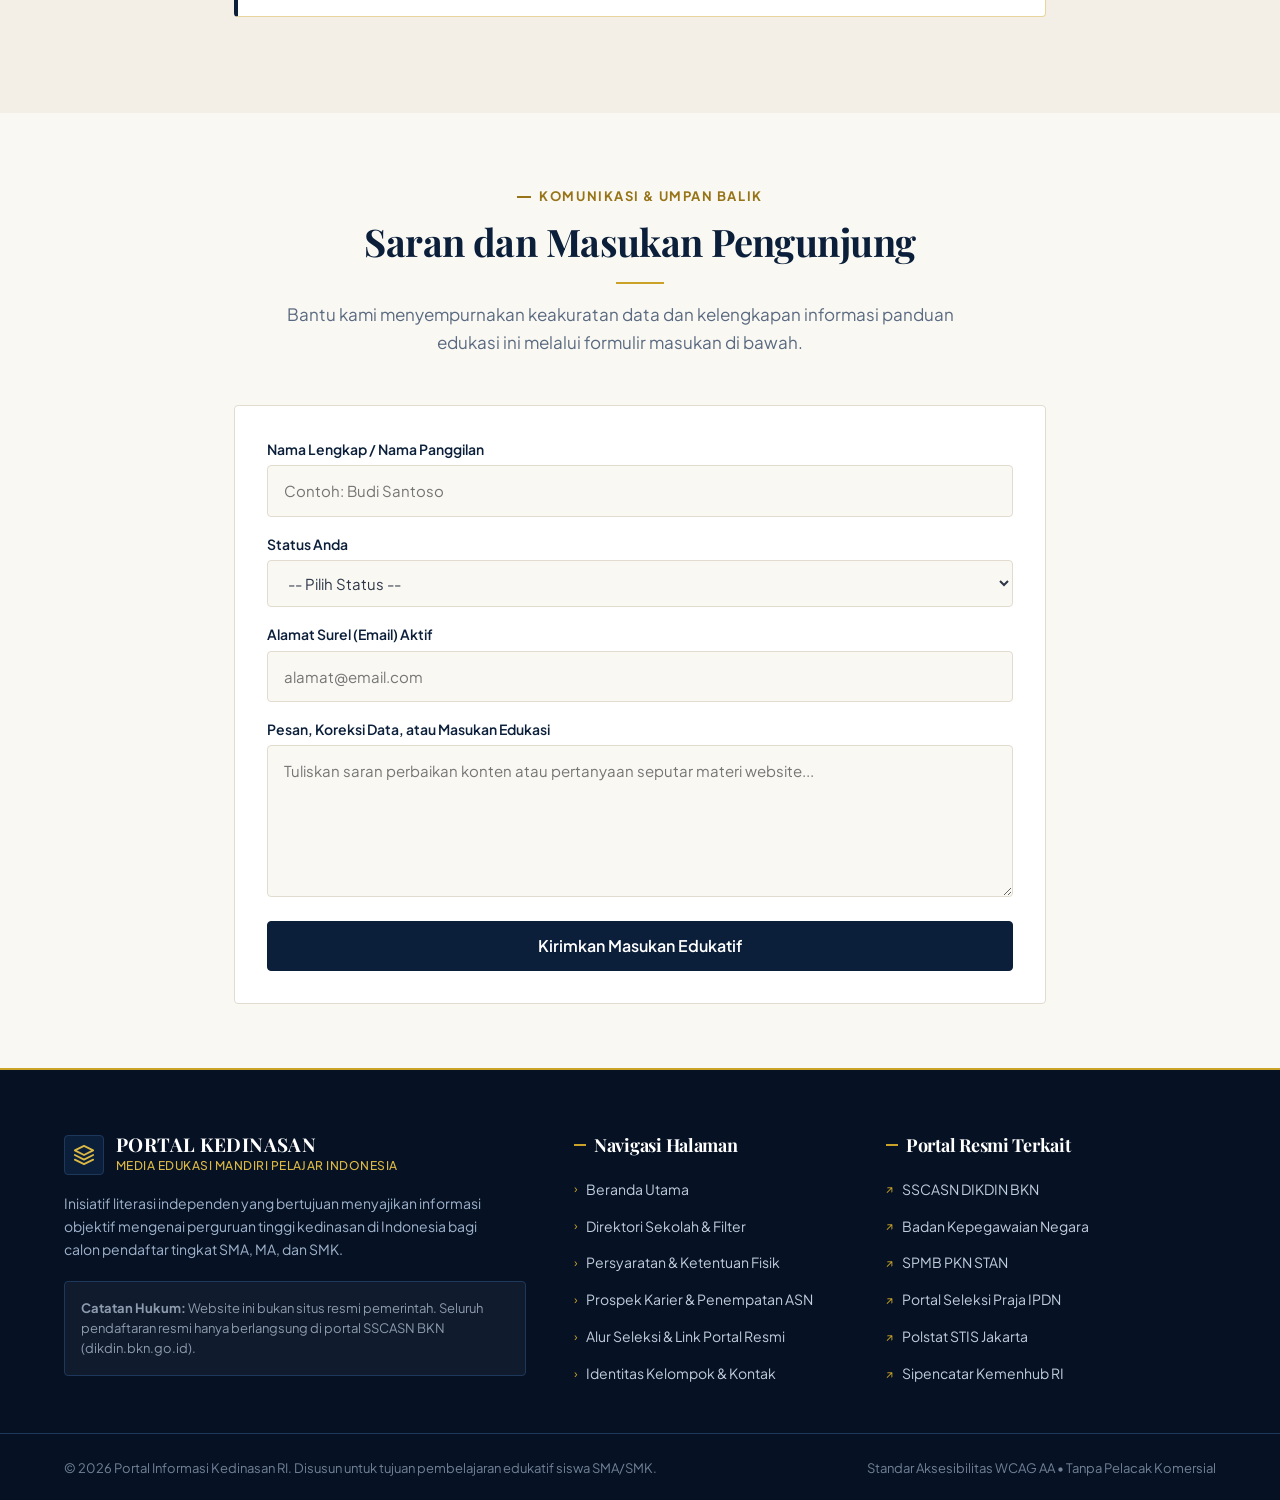
<file: website bk/tentang.html>
<!DOCTYPE html>
<html lang="id">
<head>
  <meta charset="UTF-8">
  <meta name="viewport" content="width=device-width, initial-scale=1.0">
  <meta name="description" content="Tentang inisiatif Portal Informasi Kedinasan RI. Tujuan pembuatan website edukasi independen, identitas kelompok pengembang, dan pernyataan penyangkalan resmi.">
  <title>Tentang Inisiatif Edukasi | Portal Kedinasan RI</title>

  <!-- Google Fonts: Playfair Display & Plus Jakarta Sans -->
  <link rel="preconnect" href="https://fonts.googleapis.com">
  <link rel="preconnect" href="https://fonts.gstatic.com" crossorigin>
  <link href="https://fonts.googleapis.com/css2?family=Playfair+Display:ital,wght@0,600;0,700;0,800;1,600&family=Plus+Jakarta+Sans:wght@400;500;600;700&display=swap" rel="stylesheet">

  <!-- Stylesheet Utama -->
  <link rel="stylesheet" href="css/main.css">
</head>
<body>

  <!-- Top Notice Bar -->
  <aside class="top-notice-bar" aria-label="Pemberitahuan Status Portal">
    <div class="container top-notice-inner">
      <div class="notice-text">
        <span class="notice-badge">Inisiatif Edukasi</span>
        <span>Proyek studi edukasi independen untuk literasi siswa SMA/SMK Indonesia.</span>
      </div>
      <a href="pendaftaran.html" class="notice-link">
        <span>Alur Pendaftaran BKN</span>
        <svg width="12" height="12" viewBox="0 0 24 24" fill="none" stroke="currentColor" stroke-width="2.5" stroke-linecap="round" stroke-linejoin="round" aria-hidden="true"><polyline points="9 18 15 12 9 6"></polyline></svg>
      </a>
    </div>
  </aside>

  <!-- Sticky Navbar -->
  <header class="site-header">
    <div class="container navbar">
      <a href="index.html" class="brand" aria-label="Kembali ke Beranda Portal Kedinasan">
        <div class="brand-emblem" aria-hidden="true">
          <svg width="22" height="22" viewBox="0 0 24 24" fill="none" stroke="currentColor" stroke-width="2" stroke-linecap="round" stroke-linejoin="round">
            <path d="M12 2L2 7l10 5 10-5-10-5z"></path>
            <path d="M2 17l10 5 10-5"></path>
            <path d="M2 12l10 5 10-5"></path>
          </svg>
        </div>
        <div class="brand-text-wrap">
          <span class="brand-title">PORTAL KEDINASAN</span>
          <span class="brand-tagline">Panduan Edukasi Studi & Karier ASN</span>
        </div>
      </a>

      <!-- Mobile Hamburger Toggle -->
      <button type="button" class="mobile-toggle" aria-label="Buka menu navigasi" aria-expanded="false" aria-controls="primary-nav">
        <svg width="24" height="24" viewBox="0 0 24 24" fill="none" stroke="currentColor" stroke-width="2" stroke-linecap="round" stroke-linejoin="round" aria-hidden="true">
          <line x1="3" y1="12" x2="21" y2="12"></line>
          <line x1="3" y1="6" x2="21" y2="6"></line>
          <line x1="3" y1="18" x2="21" y2="18"></line>
        </svg>
      </button>

      <nav class="nav-menu" id="primary-nav" aria-label="Navigasi Utama Situs">
        <ul class="nav-links">
          <li><a href="index.html" class="nav-link">Beranda</a></li>
          <li><a href="daftar-sekolah.html" class="nav-link">Daftar Sekolah</a></li>
          <li><a href="persyaratan.html" class="nav-link">Persyaratan</a></li>
          <li><a href="jalur-karier.html" class="nav-link">Jalur Karier</a></li>
          <li><a href="pendaftaran.html" class="nav-link">Pendaftaran</a></li>
          <li><a href="tentang.html" class="nav-link active">Tentang</a></li>
        </ul>
        <div class="nav-cta">
          <a href="daftar-sekolah.html" class="btn btn-primary btn-sm">Daftar Sekolah</a>
        </div>
      </nav>
    </div>
  </header>

  <main>
    <!-- Header Halaman -->
    <header class="page-header">
      <div class="container">
        <nav class="breadcrumbs" aria-label="Navigasi Breadcrumb">
          <a href="index.html">Beranda</a>
          <span aria-hidden="true">/</span>
          <span aria-current="page">Tentang Inisiatif Edukasi</span>
        </nav>
        <h1>Tentang Inisiatif Media Edukasi Kedinasan</h1>
        <p class="lead-text">
          Latar belakang pembuatan portal, identitas penyusun kelompok belajar, komitmen integritas konten, dan pernyataan penyangkalan resmi.
        </p>
      </div>
    </header>

    <!-- 1. Tujuan Pembuatan Website -->
    <section class="section-padding reveal" aria-labelledby="tujuan-heading">
      <div class="container container-narrow">
        <div class="section-header">
          <span class="kicker">LATAR BELAKANG PROYEK</span>
          <h2 id="tujuan-heading">Tujuan & Misi Pengembangan Website</h2>
          <div class="section-rule"></div>
        </div>

        <div style="font-size: 1.0625rem; line-height: 1.75; color: var(--color-text-body); display: flex; flex-direction: column; gap: var(--space-4);">
          <p>
            Website <strong>Portal Informasi Kedinasan RI</strong> disusun secara independen sebagai proyek media edukasi untuk menjembatani kesenjangan informasi yang sering dialami oleh siswa-siswi SMA, MA, dan SMK di berbagai daerah Indonesia saat merencanakan kelanjutan studi ke perguruan tinggi kedinasan.
          </p>
          <p>
            Berdasarkan observasi di lingkungan pelajar, banyak calon pendaftar mengalami kebingungan mendasar mengenai:
          </p>
          <ul style="list-style: disc; padding-left: var(--space-6); display: flex; flex-direction: column; gap: var(--space-2);">
            <li>Perbedaan mendasar antara <em>sekolah ikatan dinas penuh</em> yang mengangkat lulusan menjadi CPNS dengan program vokasi mandiri/non-ikatan dinas.</li>
            <li>Regulasi mutlak sistem SSCASN BKN yang hanya memperbolehkan pelamar memilih 1 (satu) sekolah kedinasan per tahun anggaran.</li>
            <li>Standar kualifikasi fisik (tinggi badan minimum, batas buta warna, dan tes kesamaptaan jasmani) yang kerap terlambat dipersiapkan.</li>
            <li>Konsekuensi komitmen jangka panjang, termasuk penempatan di pelosok nusantara dan sanksi ganti rugi bila mengundurkan diri.</li>
          </ul>
          <p>
            Website ini menyajikan informasi yang telah diverifikasi dari pengumuman resmi kementerian dan petunjuk teknis BKN tanpa iming-iming bimbingan belajar komersial atau klaim rekayasa.
          </p>
        </div>
      </div>
    </section>

    <!-- 2. Identitas Kelompok Penyusun (Sesuai Placeholder Panduan) -->
    <section class="section-padding reveal" style="background-color: var(--color-surface-warm); border-block: 1px solid var(--color-border-subtle);" aria-labelledby="identitas-heading">
      <div class="container">
        <div class="section-header text-center">
          <span class="kicker">IDENTITAS PENYUSUN</span>
          <h2 id="identitas-heading">Tim Penyusun Proyek Pembelajaran</h2>
          <div class="section-rule"></div>
          <p class="section-desc">
            Informasi identitas kelompok belajar yang merancang konten, antarmuka editorial, dan struktur data website ini.
          </p>
        </div>

        <!-- Box Identitas Sekolah & Mata Pelajaran -->
        <div class="school-identity-box">
          <span class="kicker kicker-light">DATA IDENTITAS AKADEMIK KELOMPOK</span>
          <h3 style="color: #FFFFFF; font-size: 1.625rem; margin-top: var(--space-2); font-family: var(--font-serif);">
            [NAMA KELOMPOK]
          </h3>

          <div class="school-identity-grid">
            <div class="identity-item">
              <div class="label">Sekolah / Lembaga</div>
              <div class="val">[KELAS/SEKOLAH]</div>
            </div>
            <div class="identity-item">
              <div class="label">Mata Pelajaran / Tugas</div>
              <div class="val">[MATA PELAJARAN]</div>
            </div>
            <div class="identity-item">
              <div class="label">Tahun Proyek</div>
              <div class="val">Tahun Ajaran 2026/2027</div>
            </div>
            <div class="identity-item">
              <div class="label">Fokus Media</div>
              <div class="val">Literasi Informasi Publik</div>
            </div>
          </div>
        </div>

        <!-- Grid Anggota Kelompok -->
        <div class="team-grid">
          <!-- Anggota 1 -->
          <article class="team-card">
            <div class="team-avatar-placeholder" aria-hidden="true">01</div>
            <h3 class="team-name">[NAMA ANGGOTA 1]</h3>
            <div class="team-role">Riset Konten & Analisis Regulasi</div>
            <p class="team-detail">
              Bertanggung jawab meneliti pengumuman resmi Panselnas BKN, kriteria fisik sekolah, dan memverifikasi persyaratan administrasi.
            </p>
          </article>

          <!-- Anggota 2 -->
          <article class="team-card">
            <div class="team-avatar-placeholder" aria-hidden="true">02</div>
            <h3 class="team-name">[NAMA ANGGOTA 2]</h3>
            <div class="team-role">Desain Antarmuka & Tata Letak Editorial</div>
            <p class="team-detail">
              Bertanggung jawab menyusun rancangan sistem desain, hierarki tipografi Playfair Display & Plus Jakarta Sans, dan variasi grid visual.
            </p>
          </article>

          <!-- Anggota 3 -->
          <article class="team-card">
            <div class="team-avatar-placeholder" aria-hidden="true">03</div>
            <h3 class="team-name">[NAMA ANGGOTA 3]</h3>
            <div class="team-role">Arsitektur Data JSON & Aksesibilitas Web</div>
            <p class="team-detail">
              Bertanggung jawab mengelola struktur <code>sekolah.json</code>, mekanisme filter interaktif, modal dialog, dan pengujian responsif WCAG.
            </p>
          </article>
        </div>

        <div style="text-align: center; margin-top: var(--space-4);">
          <span style="font-size: 0.8125rem; color: var(--color-text-muted); font-style: italic;">
            * Catatan untuk evaluator: Nama kelompok dan identitas anggota dapat disesuaikan langsung dengan data siswa bersangkutan pada dokumen HTML ini.
          </span>
        </div>
      </div>
    </section>

    <!-- 3. Prinsip Konten & Integritas -->
    <section class="section-padding reveal" aria-labelledby="integritas-heading">
      <div class="container container-narrow">
        <div class="section-header">
          <span class="kicker">INTEGRITAS & PEDOMAN</span>
          <h2 id="integritas-heading">Prinsip Penyajian Konten Edukasi</h2>
          <div class="section-rule"></div>
        </div>

        <div style="display: flex; flex-direction: column; gap: var(--space-6);">
          <div style="display: flex; align-items: flex-start; gap: var(--space-4);">
            <div style="width: 36px; height: 36px; border-radius: var(--radius-sm); background-color: var(--color-navy-50); color: var(--color-navy-900); display: flex; align-items: center; justify-content: center; flex-shrink: 0; font-weight: 700;">A</div>
            <div>
              <h4 style="font-size: 1.0625rem; color: var(--color-navy-900); margin-bottom: 2px;">Data Diverifikasi Tanpa Rekayasa</h4>
              <p style="font-size: 0.9375rem; color: var(--color-text-muted);">
                Kami tidak mencantumkan statistik buatan, angka kuota karangan, atau testimoni rekayasa. Informasi yang belum diumumkan secara definitif oleh kementerian dituliskan secara jujur: <em>"Cek situs resmi instansi"</em>.
              </p>
            </div>
          </div>

          <div style="display: flex; align-items: flex-start; gap: var(--space-4);">
            <div style="width: 36px; height: 36px; border-radius: var(--radius-sm); background-color: var(--color-navy-50); color: var(--color-navy-900); display: flex; align-items: center; justify-content: center; flex-shrink: 0; font-weight: 700;">B</div>
            <div>
              <h4 style="font-size: 1.0625rem; color: var(--color-navy-900); margin-bottom: 2px;">Tautan Eksklusif ke Domain Lembaga Resmi</h4>
              <p style="font-size: 0.9375rem; color: var(--color-text-muted);">
                Seluruh tautan luar diarahkan langsung ke domain kredibel pemerintah (<code>.go.id</code>) atau institusi pendidikan terdaftar (<code>.ac.id</code>), mencegah pengguna tersesat ke situs phishing atau bimbingan belajar tidak resmi.
              </p>
            </div>
          </div>

          <div style="display: flex; align-items: flex-start; gap: var(--space-4);">
            <div style="width: 36px; height: 36px; border-radius: var(--radius-sm); background-color: var(--color-navy-50); color: var(--color-navy-900); display: flex; align-items: center; justify-content: center; flex-shrink: 0; font-weight: 700;">C</div>
            <div>
              <h4 style="font-size: 1.0625rem; color: var(--color-navy-900); margin-bottom: 2px;">Desain Mandiri & Ramah Aksesibilitas</h4>
              <p style="font-size: 0.9375rem; color: var(--color-text-muted);">
                Website dibangun menggunakan teknologi web murni (HTML5, CSS3, ES6) tanpa ketergantungan library berat, menjamin kecepatan akses cepat di perangkat mobile dengan kuota data internet yang hemat.
              </p>
            </div>
          </div>
        </div>
      </div>
    </section>

    <!-- 4. Pernyataan Penyangkalan Resmi (Legal Disclaimer Box) -->
    <section class="section-padding reveal" style="background-color: var(--color-surface-warm); border-top: 1px solid var(--color-border-subtle);" aria-labelledby="disclaimer-heading">
      <div class="container container-narrow">
        <div class="callout-box" style="border-left: 4px solid var(--color-navy-900); background-color: #FFFFFF;" role="region" aria-labelledby="disclaimer-heading">
          <svg class="callout-icon" style="color: var(--color-navy-900);" width="28" height="28" viewBox="0 0 24 24" fill="none" stroke="currentColor" stroke-width="2" stroke-linecap="round" stroke-linejoin="round" aria-hidden="true">
            <path d="M12 22s8-4 8-10V5l-8-3-8 3v7c0 6 8 10 8 10z"></path>
          </svg>
          <div>
            <h3 id="disclaimer-heading" style="font-size: 1.125rem; font-family: var(--font-serif); color: var(--color-navy-900); margin-bottom: var(--space-2);">
              Pernyataan Penyangkalan Resmi (Disclaimer)
            </h3>
            <p style="font-size: 0.875rem; line-height: 1.65; color: var(--color-text-body); margin-bottom: var(--space-2);">
              1. <strong>Bukan Lembaga Pemerintah:</strong> Website ini merupakan inisiatif literasi edukasi independen yang dikembangkan untuk tujuan pembelajaran dan studi. Website ini <em>BUKAN</em> situs resmi pemerintah Republik Indonesia, bukan milik Badan Kepegawaian Negara (BKN), dan bukan milik perguruan tinggi kedinasan yang disebutkan di dalamnya.
            </p>
            <p style="font-size: 0.875rem; line-height: 1.65; color: var(--color-text-body); margin-bottom: var(--space-2);">
              2. <strong>Bukan Saluran Pendaftaran:</strong> Seluruh proses pendaftaran dan seleksi resmi HANYA dilakukan melalui portal nasional terpadu SSCASN BKN (<code>dikdin.bkn.go.id</code>) serta portal penerimaan resmi masing-masing kampus. Kami tidak melayani pendaftaran dalam bentuk apapun.
            </p>
            <p style="font-size: 0.875rem; line-height: 1.65; color: var(--color-text-body); margin-bottom: var(--space-2);">
              3. <strong>Bebas Biaya & Anti Penipuan:</strong> Pengembang tidak memungut biaya apapun dari pembaca dan tidak memiliki perantara (calo) yang dapat menjamin kelulusan seleksi. Waspadalah terhadap segala bentuk penipuan yang mengatasnamakan seleksi kedinasan.
            </p>
            <p style="font-size: 0.875rem; line-height: 1.65; color: var(--color-text-body);">
              4. <strong>Dinamika Informasi:</strong> Kebijakan, kuota formasi, dan persyaratan seleksi dapat berubah sewaktu-waktu sesuai Keputusan Menteri PAN-RB. Rujukan hukum tetap mengacu pada dokumen pengumuman resmi yang diterbitkan pemerintah pada tahun anggaran berjalan.
            </p>
          </div>
        </div>
      </div>
    </section>

    <!-- 5. Formulir Saran & Kontak Pembaca -->
    <section class="section-padding reveal" aria-labelledby="kontak-heading">
      <div class="container container-narrow">
        <div class="section-header text-center">
          <span class="kicker">KOMUNIKASI & UMPAN BALIK</span>
          <h2 id="kontak-heading">Saran dan Masukan Pengunjung</h2>
          <div class="section-rule"></div>
          <p class="section-desc">
            Bantu kami menyempurnakan keakuratan data dan kelengkapan informasi panduan edukasi ini melalui formulir masukan di bawah.
          </p>
        </div>

        <div class="feedback-box">
          <form id="feedback-form">
            <div class="form-group">
              <label for="feedback-name" class="form-label">Nama Lengkap / Nama Panggilan</label>
              <input type="text" id="feedback-name" class="form-input" placeholder="Contoh: Budi Santoso" required>
            </div>

            <div class="form-group">
              <label for="feedback-status" class="form-label">Status Anda</label>
              <select id="feedback-status" class="form-input" required>
                <option value="">-- Pilih Status --</option>
                <option value="siswa">Siswa SMA / MA / SMK</option>
                <option value="orangtua">Orang Tua / Wali Siswa</option>
                <option value="guru">Guru BK / Pengajar</option>
                <option value="alumni">Mahasiswa / Alumni Kedinasan</option>
                <option value="umum">Masyarakat Umum</option>
              </select>
            </div>

            <div class="form-group">
              <label for="feedback-email" class="form-label">Alamat Surel (Email) Aktif</label>
              <input type="email" id="feedback-email" class="form-input" placeholder="alamat@email.com" required>
            </div>

            <div class="form-group">
              <label for="feedback-message" class="form-label">Pesan, Koreksi Data, atau Masukan Edukasi</label>
              <textarea id="feedback-message" rows="5" class="form-textarea" placeholder="Tuliskan saran perbaikan konten atau pertanyaan seputar materi website..." required></textarea>
            </div>

            <button type="submit" class="btn btn-primary btn-lg" style="width: 100%;">
              Kirimkan Masukan Edukatif
            </button>
          </form>
        </div>
      </div>
    </section>
  </main>

  <!-- Footer Lengkap 3 Kolom -->
  <footer class="site-footer">
    <div class="container footer-top">
      <div class="footer-grid">
        <div class="footer-col-brand">
          <div class="brand">
            <div class="brand-emblem" aria-hidden="true">
              <svg width="22" height="22" viewBox="0 0 24 24" fill="none" stroke="currentColor" stroke-width="2" stroke-linecap="round" stroke-linejoin="round">
                <path d="M12 2L2 7l10 5 10-5-10-5z"></path>
                <path d="M2 17l10 5 10-5"></path>
                <path d="M2 12l10 5 10-5"></path>
              </svg>
            </div>
            <div class="brand-text-wrap">
              <span class="brand-title">PORTAL KEDINASAN</span>
              <span class="brand-tagline">Media Edukasi Mandiri Pelajar Indonesia</span>
            </div>
          </div>
          <p class="footer-bio">
            Inisiatif literasi independen yang bertujuan menyajikan informasi objektif mengenai perguruan tinggi kedinasan di Indonesia bagi calon pendaftar tingkat SMA, MA, dan SMK.
          </p>
          <div class="footer-disclaimer-box">
            <strong>Catatan Hukum:</strong> Website ini bukan situs resmi pemerintah. Seluruh pendaftaran resmi hanya berlangsung di portal SSCASN BKN (dikdin.bkn.go.id).
          </div>
        </div>

        <div>
          <h3 class="footer-col-title">Navigasi Halaman</h3>
          <ul class="footer-links-list">
            <li><a href="index.html" class="footer-link"><span class="footer-link-icon">›</span> Beranda Utama</a></li>
            <li><a href="daftar-sekolah.html" class="footer-link"><span class="footer-link-icon">›</span> Direktori Sekolah & Filter</a></li>
            <li><a href="persyaratan.html" class="footer-link"><span class="footer-link-icon">›</span> Persyaratan & Ketentuan Fisik</a></li>
            <li><a href="jalur-karier.html" class="footer-link"><span class="footer-link-icon">›</span> Prospek Karier & Penempatan ASN</a></li>
            <li><a href="pendaftaran.html" class="footer-link"><span class="footer-link-icon">›</span> Alur Seleksi & Link Portal Resmi</a></li>
            <li><a href="tentang.html" class="footer-link"><span class="footer-link-icon">›</span> Identitas Kelompok & Kontak</a></li>
          </ul>
        </div>

        <div>
          <h3 class="footer-col-title">Portal Resmi Terkait</h3>
          <ul class="footer-links-list">
            <li><a href="https://dikdin.bkn.go.id" target="_blank" rel="noopener noreferrer" class="footer-link"><span class="footer-link-icon">↗</span> SSCASN DIKDIN BKN</a></li>
            <li><a href="https://www.bkn.go.id" target="_blank" rel="noopener noreferrer" class="footer-link"><span class="footer-link-icon">↗</span> Badan Kepegawaian Negara</a></li>
            <li><a href="https://spmb.pknstan.ac.id" target="_blank" rel="noopener noreferrer" class="footer-link"><span class="footer-link-icon">↗</span> SPMB PKN STAN</a></li>
            <li><a href="https://ipdn.ac.id" target="_blank" rel="noopener noreferrer" class="footer-link"><span class="footer-link-icon">↗</span> Portal Seleksi Praja IPDN</a></li>
            <li><a href="https://stis.ac.id" target="_blank" rel="noopener noreferrer" class="footer-link"><span class="footer-link-icon">↗</span> Polstat STIS Jakarta</a></li>
            <li><a href="https://sipencatar.dephub.go.id" target="_blank" rel="noopener noreferrer" class="footer-link"><span class="footer-link-icon">↗</span> Sipencatar Kemenhub RI</a></li>
          </ul>
        </div>
      </div>
    </div>

    <div class="footer-bottom">
      <div class="container footer-bottom-inner">
        <div>
          © 2026 Portal Informasi Kedinasan RI. Disusun untuk tujuan pembelajaran edukatif siswa SMA/SMK.
        </div>
        <div>
          Standar Aksesibilitas WCAG AA • Tanpa Pelacak Komersial
        </div>
      </div>
    </div>
  </footer>

  <!-- Tombol Kembali ke Atas -->
  <button type="button" class="back-to-top" aria-label="Kembali ke atas halaman">
    <svg width="20" height="20" viewBox="0 0 24 24" fill="none" stroke="currentColor" stroke-width="2.5" stroke-linecap="round" stroke-linejoin="round" aria-hidden="true"><polyline points="18 15 12 9 6 15"></polyline></svg>
  </button>

  <script src="js/main.js"></script>
</body>
</html>
</file>
<file: website bk/css/main.css>
/* ==========================================================================
   PORTAL KEDINASAN RI - PANDUAN STUDI & KARIER ASN
   Desain Sistem: Editorial, Tegas, dan Tepercaya
   Setara Situs Universitas & Lembaga Pemerintah Modern
   ========================================================================== */

/* --------------------------------------------------------------------------
   1. CSS VARIABLES (DESIGN TOKENS)
   -------------------------------------------------------------------------- */
:root {
  /* Palet Warna Primer: Biru Tua Pekat, Emas Hangat, & Putih Tulang */
  --color-navy-950: #061224;
  --color-navy-900: #0B1F3A;
  --color-navy-850: #0F284B;
  --color-navy-800: #163660;
  --color-navy-700: #234B80;
  --color-navy-100: #EAF0F8;
  --color-navy-50:  #F4F7FB;

  --color-gold-700: #967417;
  --color-gold-600: #B38C1E;
  --color-gold-500: #C9A227;
  --color-gold-400: #DCB844;
  --color-gold-100: #FAF3DE;
  --color-gold-50:  #FDFBF4;

  --color-surface-bone: #FAF8F3;
  --color-surface-card: #FFFFFF;
  --color-surface-warm: #F4EFE6;
  --color-surface-muted: #ECE6D8;

  --color-text-title: #0B1F3A;
  --color-text-body:  #2D3748;
  --color-text-muted: #5A6A80;
  --color-text-light: #F7FAFC;
  --color-text-subtle: #8C9BAE;

  --color-border-subtle: #E2DCD0;
  --color-border-navy:   rgba(11, 31, 58, 0.15);
  --color-border-gold:   rgba(201, 162, 39, 0.45);
  --color-border-dark:   #1E385C;

  /* Status Warna Semantik (Khusus label status) */
  --color-status-success:    #1B6E41;
  --color-status-success-bg: #EBF7EE;
  --color-status-notice:     #9A5E0D;
  --color-status-notice-bg:  #FEF7E8;
  --color-status-danger:     #A12B2B;
  --color-status-danger-bg:  #FDF0F0;

  /* Tipografi */
  --font-serif: 'Playfair Display', Georgia, Cambria, serif;
  --font-sans: 'Plus Jakarta Sans', system-ui, -apple-system, BlinkMacSystemFont, 'Segoe UI', Roboto, sans-serif;

  /* Ritme Vertikal & Spacing Skala 8px */
  --space-1: 0.25rem;  /* 4px */
  --space-2: 0.5rem;   /* 8px */
  --space-3: 0.75rem;  /* 12px */
  --space-4: 1rem;     /* 16px */
  --space-5: 1.25rem;  /* 20px */
  --space-6: 1.5rem;   /* 24px */
  --space-8: 2rem;     /* 32px */
  --space-10: 2.5rem;  /* 40px */
  --space-12: 3rem;    /* 48px */
  --space-16: 4rem;    /* 64px */
  --space-20: 5rem;    /* 80px */
  --space-24: 6rem;    /* 96px */

  /* Sudut Membulat Halus (Konsisten 4 - 8px) */
  --radius-xs: 2px;
  --radius-sm: 4px;
  --radius-md: 6px;
  --radius-lg: 8px;

  /* Bayangan Sangat Halus */
  --shadow-subtle: 0 1px 3px rgba(11, 31, 58, 0.05);
  --shadow-card:   0 2px 8px rgba(11, 31, 58, 0.06);
  --shadow-elevated: 0 8px 24px rgba(11, 31, 58, 0.09);
  --shadow-modal:    0 20px 48px rgba(6, 18, 36, 0.28);

  /* Transisi */
  --transition-fast: 180ms ease;
  --transition-normal: 260ms ease;

  /* Lebar Kontainer */
  --container-max-width: 1200px;
  --container-narrow-width: 860px;
}

/* --------------------------------------------------------------------------
   2. RESET & FONDASI DASAR
   -------------------------------------------------------------------------- */
*, *::before, *::after {
  box-sizing: border-box;
  margin: 0;
  padding: 0;
}

html {
  font-size: 16px;
  scroll-behavior: smooth;
  -webkit-text-size-adjust: 100%;
}

body {
  font-family: var(--font-sans);
  font-size: 1.0625rem; /* ~17px body */
  line-height: 1.68;
  color: var(--color-text-body);
  background-color: var(--color-surface-bone);
  min-height: 100vh;
  display: flex;
  flex-direction: column;
  -webkit-font-smoothing: antialiased;
  -moz-osx-font-smoothing: grayscale;
}

img, svg {
  display: block;
  max-width: 100%;
}

a {
  color: var(--color-navy-900);
  text-decoration: none;
  transition: color var(--transition-fast);
}

a:hover {
  color: var(--color-gold-600);
}

button, input, select, textarea {
  font: inherit;
  color: inherit;
}

button {
  background: none;
  border: none;
  cursor: pointer;
}

ul, ol {
  list-style: none;
}

/* Focus visible styling untuk aksesibilitas WCAG */
:focus-visible {
  outline: 2px solid var(--color-gold-500);
  outline-offset: 3px;
}

/* --------------------------------------------------------------------------
   3. TIPOGRAFI
   -------------------------------------------------------------------------- */
h1, h2, h3, h4, h5, h6 {
  font-family: var(--font-serif);
  color: var(--color-text-title);
  line-height: 1.25;
  font-weight: 700;
  letter-spacing: -0.015em;
}

h1 {
  font-size: clamp(2.25rem, 4vw + 1rem, 3.5rem);
  line-height: 1.15;
}

h2 {
  font-size: clamp(1.75rem, 2.5vw + 0.5rem, 2.375rem);
  line-height: 1.22;
}

h3 {
  font-size: clamp(1.25rem, 1.5vw + 0.5rem, 1.5rem);
}

h4 {
  font-size: 1.1875rem;
}

p {
  margin-bottom: var(--space-4);
}

p:last-child {
  margin-bottom: 0;
}

.lead-text {
  font-size: 1.1875rem;
  line-height: 1.7;
  color: var(--color-text-body);
}

.kicker {
  display: inline-flex;
  align-items: center;
  gap: var(--space-2);
  font-family: var(--font-sans);
  font-size: 0.8125rem;
  font-weight: 700;
  text-transform: uppercase;
  letter-spacing: 0.12em;
  color: var(--color-gold-700);
  margin-bottom: var(--space-3);
}

.kicker-light {
  color: var(--color-gold-400);
}

.kicker::before {
  content: "";
  display: inline-block;
  width: 14px;
  height: 2px;
  background-color: currentColor;
}

/* --------------------------------------------------------------------------
   4. LAYOUT & CONTAINER
   -------------------------------------------------------------------------- */
.container {
  width: 100%;
  max-width: var(--container-max-width);
  margin-inline: auto;
  padding-inline: var(--space-6);
}

.container-narrow {
  max-width: var(--container-narrow-width);
}

.section-padding {
  padding-block: var(--space-16);
}

.section-padding-sm {
  padding-block: var(--space-10);
}

/* Header seksi editorial */
.section-header {
  margin-bottom: var(--space-12);
}

.section-header.text-center {
  text-align: center;
  max-width: 720px;
  margin-inline: auto;
}

.section-header .section-rule {
  width: 48px;
  height: 2px;
  background-color: var(--color-gold-500);
  margin-block: var(--space-4);
}

.section-header.text-center .section-rule {
  margin-inline: auto;
}

.section-desc {
  font-size: 1.0625rem;
  color: var(--color-text-muted);
  max-width: 680px;
}

/* --------------------------------------------------------------------------
   5. TOP BANNER & NAVBAR
   -------------------------------------------------------------------------- */
.top-notice-bar {
  background-color: var(--color-navy-950);
  color: var(--color-text-light);
  font-size: 0.8125rem;
  padding-block: var(--space-2);
  border-bottom: 1px solid var(--color-border-dark);
}

.top-notice-inner {
  display: flex;
  align-items: center;
  justify-content: space-between;
  gap: var(--space-4);
}

.notice-text {
  display: flex;
  align-items: center;
  gap: var(--space-2);
  opacity: 0.9;
}

.notice-badge {
  background-color: var(--color-gold-500);
  color: var(--color-navy-950);
  font-weight: 700;
  font-size: 0.6875rem;
  padding: 1px 6px;
  border-radius: var(--radius-xs);
  letter-spacing: 0.05em;
  text-transform: uppercase;
}

.notice-link {
  color: var(--color-gold-400);
  display: inline-flex;
  align-items: center;
  gap: 4px;
}

.notice-link:hover {
  text-decoration: underline;
}

/* Sticky Navbar */
.site-header {
  position: sticky;
  top: 0;
  z-index: 90;
  background-color: rgba(250, 248, 243, 0.97);
  backdrop-filter: blur(8px);
  -webkit-backdrop-filter: blur(8px);
  border-bottom: 1px solid var(--color-border-subtle);
  transition: background-color var(--transition-fast), box-shadow var(--transition-fast);
}

.site-header.scrolled {
  background-color: rgba(255, 255, 255, 0.98);
  box-shadow: var(--shadow-subtle);
}

.navbar {
  display: flex;
  align-items: center;
  justify-content: space-between;
  height: 74px;
}

.brand {
  display: flex;
  align-items: center;
  gap: var(--space-3);
  text-decoration: none;
  color: var(--color-navy-900);
}

.brand-emblem {
  width: 40px;
  height: 40px;
  background-color: var(--color-navy-900);
  color: var(--color-gold-400);
  display: flex;
  align-items: center;
  justify-content: center;
  border-radius: var(--radius-sm);
  border: 1px solid var(--color-border-dark);
  flex-shrink: 0;
}

.brand-text-wrap {
  display: flex;
  flex-direction: column;
}

.brand-title {
  font-family: var(--font-serif);
  font-size: 1.1875rem;
  font-weight: 700;
  letter-spacing: 0.02em;
  line-height: 1.15;
  color: var(--color-navy-900);
}

.brand-tagline {
  font-size: 0.75rem;
  font-weight: 500;
  color: var(--color-text-muted);
  letter-spacing: 0.04em;
  text-transform: uppercase;
}

.nav-menu {
  display: flex;
  align-items: center;
  gap: var(--space-6);
}

.nav-links {
  display: flex;
  align-items: center;
  gap: var(--space-1);
}

.nav-link {
  font-size: 0.9375rem;
  font-weight: 600;
  color: var(--color-text-body);
  padding: var(--space-2) var(--space-3);
  border-radius: var(--radius-sm);
  position: relative;
  transition: color var(--transition-fast), background-color var(--transition-fast);
}

.nav-link:hover {
  color: var(--color-navy-900);
  background-color: var(--color-surface-warm);
}

.nav-link.active {
  color: var(--color-navy-900);
  background-color: var(--color-gold-100);
}

.nav-link.active::after {
  content: "";
  position: absolute;
  bottom: -1px;
  left: var(--space-3);
  right: var(--space-3);
  height: 2px;
  background-color: var(--color-gold-600);
}

.nav-cta {
  margin-left: var(--space-2);
}

/* Hamburger Mobile Toggle */
.mobile-toggle {
  display: none;
  width: 44px;
  height: 44px;
  align-items: center;
  justify-content: center;
  color: var(--color-navy-900);
  border: 1px solid var(--color-border-subtle);
  border-radius: var(--radius-sm);
  background-color: var(--color-surface-card);
}

/* --------------------------------------------------------------------------
   6. TOMBOL & BADGE
   -------------------------------------------------------------------------- */
.btn {
  display: inline-flex;
  align-items: center;
  justify-content: center;
  gap: var(--space-2);
  font-family: var(--font-sans);
  font-size: 0.9375rem;
  font-weight: 600;
  padding: 0.6875rem 1.375rem;
  border-radius: var(--radius-sm);
  line-height: 1.25;
  border: 1px solid transparent;
  transition: all var(--transition-fast);
  text-decoration: none;
  cursor: pointer;
  white-space: nowrap;
}

.btn-primary {
  background-color: var(--color-navy-900);
  color: #FFFFFF;
  border-color: var(--color-navy-900);
}

.btn-primary:hover {
  background-color: var(--color-navy-800);
  color: #FFFFFF;
  border-color: var(--color-navy-800);
  transform: translateY(-1px);
}

.btn-gold {
  background-color: var(--color-gold-500);
  color: var(--color-navy-950);
  border-color: var(--color-gold-600);
  font-weight: 700;
}

.btn-gold:hover {
  background-color: var(--color-gold-400);
  color: var(--color-navy-950);
  transform: translateY(-1px);
}

.btn-outline {
  background-color: transparent;
  color: var(--color-navy-900);
  border-color: var(--color-navy-900);
}

.btn-outline:hover {
  background-color: var(--color-navy-900);
  color: #FFFFFF;
}

.btn-outline-light {
  background-color: transparent;
  color: var(--color-text-light);
  border-color: rgba(255, 255, 255, 0.35);
}

.btn-outline-light:hover {
  background-color: rgba(255, 255, 255, 0.1);
  color: #FFFFFF;
  border-color: #FFFFFF;
}

.btn-sm {
  font-size: 0.8125rem;
  padding: 0.4375rem 0.875rem;
}

.btn-lg {
  font-size: 1rem;
  padding: 0.875rem 1.75rem;
}

/* Badge & Tag */
.badge {
  display: inline-flex;
  align-items: center;
  gap: 4px;
  font-size: 0.75rem;
  font-weight: 600;
  padding: 3px 8px;
  border-radius: var(--radius-sm);
  text-transform: uppercase;
  letter-spacing: 0.04em;
  line-height: 1.2;
}

.badge-navy {
  background-color: var(--color-navy-100);
  color: var(--color-navy-900);
  border: 1px solid rgba(11, 31, 58, 0.12);
}

.badge-gold {
  background-color: var(--color-gold-100);
  color: var(--color-gold-700);
  border: 1px solid rgba(201, 162, 39, 0.3);
}

.badge-success {
  background-color: var(--color-status-success-bg);
  color: var(--color-status-success);
  border: 1px solid rgba(27, 110, 65, 0.2);
}

.badge-neutral {
  background-color: var(--color-surface-warm);
  color: var(--color-text-muted);
  border: 1px solid var(--color-border-subtle);
}

/* --------------------------------------------------------------------------
   7. HERO ASIMETRIS (BERANDA)
   -------------------------------------------------------------------------- */
.hero-editorial {
  padding-block: var(--space-12) var(--space-16);
  border-bottom: 1px solid var(--color-border-subtle);
  position: relative;
  overflow: hidden;
}

.hero-editorial::before {
  content: "";
  position: absolute;
  top: 0;
  right: 0;
  width: 35%;
  height: 100%;
  background-color: var(--color-surface-warm);
  z-index: -1;
  border-left: 1px solid var(--color-border-subtle);
}

.hero-grid {
  display: grid;
  grid-template-columns: 1.15fr 0.85fr;
  gap: var(--space-12);
  align-items: center;
}

.hero-content {
  padding-right: var(--space-4);
}

.hero-title {
  margin-bottom: var(--space-5);
  color: var(--color-navy-900);
}

.hero-lead {
  font-size: 1.1875rem;
  line-height: 1.7;
  color: var(--color-text-body);
  margin-bottom: var(--space-8);
}

.hero-actions {
  display: flex;
  flex-wrap: wrap;
  gap: var(--space-4);
  margin-bottom: var(--space-10);
}

.hero-meta-bar {
  display: grid;
  grid-template-columns: repeat(3, 1fr);
  gap: var(--space-6);
  padding-top: var(--space-6);
  border-top: 1px solid var(--color-border-subtle);
}

.meta-item-label {
  font-size: 0.75rem;
  text-transform: uppercase;
  letter-spacing: 0.08em;
  color: var(--color-text-muted);
  margin-bottom: var(--space-1);
}

.meta-item-value {
  font-size: 1rem;
  font-weight: 700;
  color: var(--color-navy-900);
}

/* Panel Visual Kanan (Framed Editorial Card) */
.hero-visual-card {
  background-color: var(--color-navy-900);
  color: var(--color-text-light);
  border-radius: var(--radius-md);
  padding: var(--space-8);
  border: 1px solid var(--color-border-dark);
  position: relative;
  box-shadow: var(--shadow-elevated);
}

.hero-visual-card::after {
  content: "";
  position: absolute;
  inset: 6px;
  border: 1px solid rgba(201, 162, 39, 0.25);
  border-radius: var(--radius-sm);
  pointer-events: none;
}

.card-header-bar {
  display: flex;
  align-items: center;
  justify-content: space-between;
  padding-bottom: var(--space-4);
  border-bottom: 1px solid var(--color-border-dark);
  margin-bottom: var(--space-6);
}

.card-category-label {
  font-size: 0.6875rem;
  text-transform: uppercase;
  letter-spacing: 0.14em;
  color: var(--color-gold-400);
  font-weight: 700;
}

.hero-visual-title {
  color: #FFFFFF;
  font-size: 1.45rem;
  margin-bottom: var(--space-3);
  line-height: 1.3;
}

.hero-visual-lead {
  font-size: 0.9375rem;
  line-height: 1.6;
  color: #C0CDDC;
  margin-bottom: var(--space-6);
}

.quick-cluster-list {
  display: flex;
  flex-direction: column;
  gap: var(--space-3);
  margin-bottom: var(--space-6);
}

.cluster-row {
  display: flex;
  align-items: center;
  justify-content: space-between;
  padding: var(--space-3) var(--space-4);
  background-color: var(--color-navy-850);
  border: 1px solid var(--color-border-dark);
  border-radius: var(--radius-sm);
  font-size: 0.875rem;
  color: #E2E8F0;
  transition: all var(--transition-fast);
}

.cluster-row:hover {
  background-color: var(--color-navy-800);
  border-color: var(--color-gold-500);
  color: #FFFFFF;
}

.cluster-name {
  font-weight: 600;
  display: flex;
  align-items: center;
  gap: var(--space-2);
}

.cluster-icon {
  color: var(--color-gold-400);
}

.cluster-tag {
  font-size: 0.75rem;
  color: var(--color-gold-400);
}

.card-footnote {
  font-size: 0.8125rem;
  color: var(--color-text-subtle);
  display: flex;
  align-items: center;
  gap: var(--space-2);
  padding-top: var(--space-4);
  border-top: 1px solid var(--color-border-dark);
}

/* --------------------------------------------------------------------------
   8. SEKSI NUMBERED EDITORIAL ("APA ITU KEDINASAN?")
   -------------------------------------------------------------------------- */
.pillars-grid {
  display: grid;
  grid-template-columns: repeat(3, 1fr);
  gap: var(--space-8);
}

.pillar-card {
  background-color: var(--color-surface-card);
  padding: var(--space-8);
  border: 1px solid var(--color-border-subtle);
  border-radius: var(--radius-sm);
  position: relative;
  transition: border-color var(--transition-fast), transform var(--transition-fast);
}

.pillar-card:hover {
  border-color: var(--color-gold-500);
  transform: translateY(-2px);
}

.pillar-num {
  font-family: var(--font-serif);
  font-size: 2.75rem;
  font-weight: 700;
  color: var(--color-gold-600);
  line-height: 1;
  margin-bottom: var(--space-4);
  opacity: 0.85;
}

.pillar-title {
  font-size: 1.25rem;
  color: var(--color-navy-900);
  margin-bottom: var(--space-3);
}

.pillar-text {
  font-size: 0.9375rem;
  line-height: 1.65;
  color: var(--color-text-muted);
}

/* --------------------------------------------------------------------------
   9. SEKSI KEUNGGULAN VS PERTIMBANGAN (DUA KOLOM BERIMBANG)
   -------------------------------------------------------------------------- */
.comparison-section {
  background-color: var(--color-surface-warm);
  border-block: 1px solid var(--color-border-subtle);
}

.comparison-grid {
  display: grid;
  grid-template-columns: 1fr 1fr;
  gap: var(--space-8);
}

.comparison-column {
  background-color: var(--color-surface-card);
  border-radius: var(--radius-sm);
  border: 1px solid var(--color-border-subtle);
  padding: var(--space-8);
}

.comparison-column.positive {
  border-top: 4px solid var(--color-status-success);
}

.comparison-column.caution {
  border-top: 4px solid var(--color-gold-600);
}

.column-header {
  display: flex;
  align-items: center;
  gap: var(--space-3);
  margin-bottom: var(--space-6);
  padding-bottom: var(--space-4);
  border-bottom: 1px solid var(--color-border-subtle);
}

.column-icon-box {
  width: 36px;
  height: 36px;
  border-radius: var(--radius-sm);
  display: flex;
  align-items: center;
  justify-content: center;
  flex-shrink: 0;
}

.column-icon-box.success {
  background-color: var(--color-status-success-bg);
  color: var(--color-status-success);
}

.column-icon-box.alert {
  background-color: var(--color-status-notice-bg);
  color: var(--color-status-notice);
}

.comparison-list {
  display: flex;
  flex-direction: column;
  gap: var(--space-5);
}

.comparison-item {
  display: flex;
  align-items: flex-start;
  gap: var(--space-3);
}

.item-bullet {
  width: 20px;
  height: 20px;
  border-radius: 50%;
  display: flex;
  align-items: center;
  justify-content: center;
  flex-shrink: 0;
  margin-top: 2px;
}

.item-bullet.green {
  background-color: var(--color-status-success-bg);
  color: var(--color-status-success);
}

.item-bullet.gold {
  background-color: var(--color-status-notice-bg);
  color: var(--color-status-notice);
}

.item-content h4 {
  font-family: var(--font-sans);
  font-size: 1rem;
  font-weight: 700;
  color: var(--color-navy-900);
  margin-bottom: 2px;
}

.item-content p {
  font-size: 0.9375rem;
  color: var(--color-text-muted);
  line-height: 1.55;
}

/* --------------------------------------------------------------------------
   10. KLASTER SEKOLAH & TIMELINE BERANDA
   -------------------------------------------------------------------------- */
.clusters-grid {
  display: grid;
  grid-template-columns: repeat(4, 1fr);
  gap: var(--space-6);
}

.cluster-card {
  background-color: var(--color-surface-card);
  border: 1px solid var(--color-border-subtle);
  border-radius: var(--radius-sm);
  padding: var(--space-6);
  display: flex;
  flex-direction: column;
  transition: all var(--transition-fast);
}

.cluster-card:hover {
  border-color: var(--color-navy-800);
  box-shadow: var(--shadow-card);
  transform: translateY(-2px);
}

.cluster-icon-header {
  width: 44px;
  height: 44px;
  border-radius: var(--radius-sm);
  background-color: var(--color-navy-50);
  color: var(--color-navy-900);
  display: flex;
  align-items: center;
  justify-content: center;
  margin-bottom: var(--space-4);
  border: 1px solid var(--color-border-subtle);
}

.cluster-title {
  font-size: 1.125rem;
  color: var(--color-navy-900);
  margin-bottom: var(--space-2);
}

.cluster-schools {
  font-size: 0.8125rem;
  font-weight: 700;
  color: var(--color-gold-700);
  margin-bottom: var(--space-2);
}

.cluster-desc {
  font-size: 0.875rem;
  color: var(--color-text-muted);
  line-height: 1.5;
  margin-top: auto;
  padding-top: var(--space-2);
}

/* Timeline Beranda */
.home-stepper {
  display: grid;
  grid-template-columns: repeat(4, 1fr);
  gap: var(--space-6);
  position: relative;
}

.step-box {
  background-color: var(--color-surface-card);
  padding: var(--space-6);
  border: 1px solid var(--color-border-subtle);
  border-radius: var(--radius-sm);
  position: relative;
}

.step-counter {
  font-family: var(--font-serif);
  font-size: 2.25rem;
  font-weight: 700;
  color: var(--color-gold-600);
  line-height: 1;
  margin-bottom: var(--space-3);
}

.step-box h4 {
  font-size: 1.0625rem;
  margin-bottom: var(--space-2);
  color: var(--color-navy-900);
}

.step-box p {
  font-size: 0.875rem;
  color: var(--color-text-muted);
  line-height: 1.55;
}

/* --------------------------------------------------------------------------
   11. HALAMAN DAFTAR SEKOLAH (FILTER, CARDS & MODAL)
   -------------------------------------------------------------------------- */
.page-header {
  background-color: var(--color-navy-950);
  color: var(--color-text-light);
  padding-block: var(--space-12) var(--space-10);
  border-bottom: 1px solid var(--color-border-dark);
}

.page-header h1 {
  color: #FFFFFF;
  margin-bottom: var(--space-3);
}

.page-header .lead-text {
  color: #C0CDDC;
  max-width: 780px;
}

.breadcrumbs {
  display: flex;
  align-items: center;
  gap: var(--space-2);
  font-size: 0.8125rem;
  color: var(--color-gold-400);
  margin-bottom: var(--space-4);
  text-transform: uppercase;
  letter-spacing: 0.08em;
  font-weight: 600;
}

.breadcrumbs a {
  color: #A0AEC0;
}

.breadcrumbs a:hover {
  color: #FFFFFF;
}

/* Filter Bar */
.filter-wrapper {
  background-color: var(--color-surface-card);
  border: 1px solid var(--color-border-subtle);
  border-radius: var(--radius-sm);
  padding: var(--space-6);
  margin-bottom: var(--space-8);
  box-shadow: var(--shadow-subtle);
}

.filter-top-row {
  display: flex;
  flex-wrap: wrap;
  gap: var(--space-4);
  align-items: center;
  margin-bottom: var(--space-4);
}

.search-input-group {
  position: relative;
  flex: 1;
  min-width: 260px;
}

.search-icon {
  position: absolute;
  left: var(--space-4);
  top: 50%;
  transform: translateY(-50%);
  color: var(--color-text-muted);
  pointer-events: none;
}

.search-input {
  width: 100%;
  height: 46px;
  padding-left: 2.75rem;
  padding-right: 2.5rem;
  border: 1px solid var(--color-border-subtle);
  border-radius: var(--radius-sm);
  background-color: var(--color-surface-bone);
  font-size: 0.9375rem;
  color: var(--color-text-body);
  transition: border-color var(--transition-fast), background-color var(--transition-fast);
}

.search-input:focus {
  outline: none;
  border-color: var(--color-navy-900);
  background-color: #FFFFFF;
}

.search-clear-btn {
  position: absolute;
  right: var(--space-3);
  top: 50%;
  transform: translateY(-50%);
  color: var(--color-text-muted);
  display: none;
  padding: 4px;
}

.search-clear-btn:hover {
  color: var(--color-navy-900);
}

/* Chips Bidang */
.chips-label {
  font-size: 0.75rem;
  font-weight: 700;
  text-transform: uppercase;
  letter-spacing: 0.08em;
  color: var(--color-text-muted);
  margin-bottom: var(--space-2);
}

.filter-chips {
  display: flex;
  flex-wrap: wrap;
  gap: var(--space-2);
}

.chip {
  padding: 0.375rem 0.875rem;
  border-radius: var(--radius-sm);
  background-color: var(--color-surface-warm);
  border: 1px solid var(--color-border-subtle);
  font-size: 0.8125rem;
  font-weight: 600;
  color: var(--color-text-body);
  cursor: pointer;
  transition: all var(--transition-fast);
}

.chip:hover {
  background-color: var(--color-navy-100);
  border-color: var(--color-navy-700);
  color: var(--color-navy-900);
}

.chip.active {
  background-color: var(--color-navy-900);
  color: #FFFFFF;
  border-color: var(--color-navy-900);
}

/* Filter Status & Counter */
.filter-meta-row {
  display: flex;
  align-items: center;
  justify-content: space-between;
  padding-top: var(--space-3);
  margin-top: var(--space-3);
  border-top: 1px solid var(--color-border-subtle);
  font-size: 0.8125rem;
  color: var(--color-text-muted);
}

.status-toggle-wrap {
  display: flex;
  align-items: center;
  gap: var(--space-3);
}

.toggle-label {
  font-size: 0.8125rem;
  font-weight: 600;
  color: var(--color-text-body);
  cursor: pointer;
  display: flex;
  align-items: center;
  gap: var(--space-2);
}

/* Grid Sekolah */
.schools-grid {
  display: grid;
  grid-template-columns: repeat(3, 1fr);
  gap: var(--space-6);
}

.school-card {
  background-color: var(--color-surface-card);
  border: 1px solid var(--color-border-subtle);
  border-radius: var(--radius-sm);
  display: flex;
  flex-direction: column;
  transition: border-color var(--transition-fast), box-shadow var(--transition-fast), transform var(--transition-fast);
  position: relative;
}

.school-card:hover {
  border-color: var(--color-gold-500);
  box-shadow: var(--shadow-card);
  transform: translateY(-2px);
}

.school-card-top {
  padding: var(--space-6) var(--space-6) var(--space-4);
  border-bottom: 1px solid var(--color-border-subtle);
}

.school-badge-row {
  display: flex;
  align-items: center;
  justify-content: space-between;
  margin-bottom: var(--space-3);
  gap: var(--space-2);
}

.school-acronym {
  font-family: var(--font-serif);
  font-size: 1.5rem;
  font-weight: 700;
  color: var(--color-navy-900);
  line-height: 1.2;
}

.school-name {
  font-size: 1rem;
  font-weight: 600;
  color: var(--color-text-body);
  line-height: 1.4;
  margin-top: 4px;
}

.school-card-body {
  padding: var(--space-4) var(--space-6);
  flex: 1;
  display: flex;
  flex-direction: column;
  gap: var(--space-3);
}

.school-info-row {
  display: flex;
  align-items: flex-start;
  gap: var(--space-2);
  font-size: 0.8125rem;
  color: var(--color-text-muted);
}

.school-info-icon {
  flex-shrink: 0;
  color: var(--color-gold-600);
  margin-top: 2px;
}

.school-desc {
  font-size: 0.875rem;
  color: var(--color-text-body);
  line-height: 1.55;
  margin-block: var(--space-1);
}

.school-prodi-preview {
  margin-top: auto;
  padding-top: var(--space-3);
  border-top: 1px dashed var(--color-border-subtle);
  font-size: 0.75rem;
  color: var(--color-text-muted);
}

.prodi-tag-list {
  display: flex;
  flex-wrap: wrap;
  gap: 4px;
  margin-top: 4px;
}

.prodi-tag {
  background-color: var(--color-surface-bone);
  border: 1px solid var(--color-border-subtle);
  padding: 2px 6px;
  border-radius: var(--radius-xs);
  font-size: 0.6875rem;
  font-weight: 500;
  color: var(--color-navy-900);
}

.school-card-footer {
  padding: var(--space-4) var(--space-6);
  background-color: var(--color-surface-bone);
  border-top: 1px solid var(--color-border-subtle);
  display: flex;
  align-items: center;
  justify-content: space-between;
}

/* Empty State */
.empty-state {
  text-align: center;
  padding: var(--space-12) var(--space-6);
  background-color: var(--color-surface-card);
  border: 1px dashed var(--color-border-subtle);
  border-radius: var(--radius-sm);
  grid-column: 1 / -1;
}

.empty-state-icon {
  margin-inline: auto;
  color: var(--color-text-muted);
  margin-bottom: var(--space-4);
}

.empty-state h3 {
  color: var(--color-navy-900);
  margin-bottom: var(--space-2);
}

.empty-state p {
  color: var(--color-text-muted);
  max-width: 440px;
  margin-inline: auto;
  margin-bottom: var(--space-4);
  font-size: 0.9375rem;
}

/* --------------------------------------------------------------------------
   12. MODAL DIALOG DETAIL SEKOLAH
   -------------------------------------------------------------------------- */
body.modal-open {
  overflow: hidden;
}

.modal-backdrop {
  position: fixed;
  inset: 0;
  background-color: rgba(6, 18, 36, 0.7);
  backdrop-filter: blur(4px);
  -webkit-backdrop-filter: blur(4px);
  z-index: 1000;
  display: flex;
  align-items: center;
  justify-content: center;
  padding: var(--space-4);
  opacity: 0;
  visibility: hidden;
  transition: opacity var(--transition-fast), visibility var(--transition-fast);
}

.modal-backdrop.is-visible {
  opacity: 1;
  visibility: visible;
}

.modal-dialog {
  background-color: var(--color-surface-card);
  width: 100%;
  max-width: 760px;
  max-height: 90vh;
  border-radius: var(--radius-sm);
  border: 1px solid var(--color-border-subtle);
  box-shadow: var(--shadow-modal);
  display: flex;
  flex-direction: column;
  transform: translateY(20px);
  transition: transform var(--transition-normal);
  overflow: hidden;
}

.modal-backdrop.is-visible .modal-dialog {
  transform: translateY(0);
}

.modal-header {
  padding: var(--space-6);
  background-color: var(--color-navy-900);
  color: #FFFFFF;
  position: relative;
  border-bottom: 2px solid var(--color-gold-500);
}

.modal-header .kicker {
  color: var(--color-gold-400);
  margin-bottom: var(--space-1);
}

.modal-header h2 {
  color: #FFFFFF;
  font-size: 1.5rem;
  line-height: 1.25;
}

.modal-header .sub-ministry {
  font-size: 0.875rem;
  color: #A0B3CC;
  margin-top: 4px;
}

.modal-close-btn {
  position: absolute;
  top: var(--space-6);
  right: var(--space-6);
  width: 36px;
  height: 36px;
  border-radius: var(--radius-sm);
  background-color: rgba(255, 255, 255, 0.1);
  color: #FFFFFF;
  display: flex;
  align-items: center;
  justify-content: center;
  transition: background-color var(--transition-fast);
}

.modal-close-btn:hover {
  background-color: rgba(255, 255, 255, 0.25);
}

.modal-body {
  padding: var(--space-6);
  overflow-y: auto;
  display: flex;
  flex-direction: column;
  gap: var(--space-6);
}

.modal-section-title {
  font-family: var(--font-sans);
  font-size: 0.8125rem;
  font-weight: 700;
  text-transform: uppercase;
  letter-spacing: 0.08em;
  color: var(--color-gold-700);
  margin-bottom: var(--space-2);
  display: flex;
  align-items: center;
  gap: var(--space-2);
}

.modal-info-grid {
  display: grid;
  grid-template-columns: repeat(2, 1fr);
  gap: var(--space-4);
  background-color: var(--color-surface-bone);
  border: 1px solid var(--color-border-subtle);
  padding: var(--space-4);
  border-radius: var(--radius-sm);
}

.modal-info-item .label {
  font-size: 0.6875rem;
  font-weight: 700;
  text-transform: uppercase;
  color: var(--color-text-muted);
  letter-spacing: 0.06em;
}

.modal-info-item .value {
  font-size: 0.875rem;
  font-weight: 600;
  color: var(--color-navy-900);
  margin-top: 2px;
}

.prodi-list-detailed {
  display: grid;
  grid-template-columns: 1fr;
  gap: var(--space-2);
}

.prodi-item {
  display: flex;
  align-items: center;
  justify-content: space-between;
  padding: var(--space-2) var(--space-3);
  background-color: var(--color-surface-bone);
  border: 1px solid var(--color-border-subtle);
  border-radius: var(--radius-xs);
  font-size: 0.875rem;
}

.career-bullets {
  display: grid;
  grid-template-columns: repeat(2, 1fr);
  gap: var(--space-2);
}

.career-bullet-item {
  display: flex;
  align-items: center;
  gap: var(--space-2);
  font-size: 0.8125rem;
  color: var(--color-text-body);
}

.modal-footer {
  padding: var(--space-4) var(--space-6);
  background-color: var(--color-surface-bone);
  border-top: 1px solid var(--color-border-subtle);
  display: flex;
  align-items: center;
  justify-content: space-between;
  gap: var(--space-4);
}

/* --------------------------------------------------------------------------
   13. HALAMAN PERSYARATAN (ACCORDION & TABEL KOMPARASI)
   -------------------------------------------------------------------------- */
.requirements-grid {
  display: grid;
  grid-template-columns: repeat(3, 1fr);
  gap: var(--space-6);
  margin-bottom: var(--space-12);
}

.requirement-box {
  background-color: var(--color-surface-card);
  border: 1px solid var(--color-border-subtle);
  border-radius: var(--radius-sm);
  padding: var(--space-6);
}

.req-icon-head {
  width: 42px;
  height: 42px;
  border-radius: var(--radius-sm);
  background-color: var(--color-navy-50);
  color: var(--color-navy-900);
  display: flex;
  align-items: center;
  justify-content: center;
  margin-bottom: var(--space-4);
  border: 1px solid var(--color-border-subtle);
}

.requirement-box h3 {
  font-size: 1.125rem;
  margin-bottom: var(--space-2);
  color: var(--color-navy-900);
}

.requirement-box p {
  font-size: 0.875rem;
  color: var(--color-text-muted);
  line-height: 1.6;
}

/* Accordion */
.accordion {
  display: flex;
  flex-direction: column;
  gap: var(--space-3);
  margin-bottom: var(--space-12);
}

.accordion-item {
  background-color: var(--color-surface-card);
  border: 1px solid var(--color-border-subtle);
  border-radius: var(--radius-sm);
  overflow: hidden;
  transition: border-color var(--transition-fast);
}

.accordion-item.active {
  border-color: var(--color-gold-500);
}

.accordion-trigger {
  width: 100%;
  display: flex;
  align-items: center;
  justify-content: space-between;
  padding: var(--space-5) var(--space-6);
  text-align: left;
  background: none;
  border: none;
  font-size: 1.0625rem;
  font-weight: 700;
  color: var(--color-navy-900);
  cursor: pointer;
  transition: background-color var(--transition-fast);
}

.accordion-trigger:hover {
  background-color: var(--color-surface-bone);
}

.accordion-trigger-title {
  display: flex;
  align-items: center;
  gap: var(--space-3);
}

.accordion-chevron {
  transition: transform var(--transition-normal);
  color: var(--color-text-muted);
  flex-shrink: 0;
}

.accordion-item.active .accordion-chevron {
  transform: rotate(180deg);
  color: var(--color-navy-900);
}

.accordion-panel {
  max-height: 0;
  overflow: hidden;
  transition: max-height var(--transition-normal);
}

.accordion-panel-inner {
  padding: var(--space-2) var(--space-6) var(--space-6);
  border-top: 1px solid var(--color-border-subtle);
  font-size: 0.9375rem;
  line-height: 1.65;
  color: var(--color-text-body);
}

/* Tabel Bergaris Tipis */
.table-wrapper {
  overflow-x: auto;
  border: 1px solid var(--color-border-subtle);
  border-radius: var(--radius-sm);
  background-color: var(--color-surface-card);
  margin-bottom: var(--space-8);
}

.data-table {
  width: 100%;
  border-collapse: collapse;
  text-align: left;
  font-size: 0.875rem;
}

.data-table th,
.data-table td {
  padding: var(--space-4) var(--space-5);
  border-bottom: 1px solid var(--color-border-subtle);
  vertical-align: middle;
}

.data-table th {
  background-color: var(--color-navy-900);
  color: #FFFFFF;
  font-family: var(--font-sans);
  font-size: 0.75rem;
  font-weight: 700;
  text-transform: uppercase;
  letter-spacing: 0.08em;
}

.data-table tbody tr:hover {
  background-color: var(--color-surface-bone);
}

.data-table tbody tr:last-child td {
  border-bottom: none;
}

/* Callout Box Editorial */
.callout-box {
  background-color: var(--color-surface-card);
  border: 1px solid var(--color-border-gold);
  border-left: 4px solid var(--color-gold-500);
  border-radius: var(--radius-sm);
  padding: var(--space-6);
  margin-block: var(--space-8);
  display: flex;
  gap: var(--space-4);
  align-items: flex-start;
}

.callout-icon {
  color: var(--color-gold-700);
  flex-shrink: 0;
  margin-top: 2px;
}

.callout-title {
  font-family: var(--font-sans);
  font-size: 1rem;
  font-weight: 700;
  color: var(--color-navy-900);
  margin-bottom: var(--space-1);
}

.callout-desc {
  font-size: 0.875rem;
  color: var(--color-text-body);
  line-height: 1.6;
}

/* --------------------------------------------------------------------------
   14. HALAMAN JALUR KARIER & TIMELINE VERTIKAL
   -------------------------------------------------------------------------- */
.career-timeline {
  position: relative;
  margin-block: var(--space-8);
}

.career-timeline::before {
  content: "";
  position: absolute;
  top: 10px;
  bottom: 20px;
  left: 24px;
  width: 2px;
  background-color: var(--color-border-subtle);
}

.timeline-row {
  display: flex;
  align-items: flex-start;
  gap: var(--space-6);
  position: relative;
  margin-bottom: var(--space-8);
}

.timeline-row:last-child {
  margin-bottom: 0;
}

.timeline-badge-node {
  width: 50px;
  height: 50px;
  border-radius: 50%;
  background-color: var(--color-navy-900);
  color: var(--color-gold-400);
  display: flex;
  align-items: center;
  justify-content: center;
  font-family: var(--font-serif);
  font-size: 1.125rem;
  font-weight: 700;
  flex-shrink: 0;
  border: 4px solid var(--color-surface-bone);
  z-index: 2;
  box-shadow: 0 0 0 2px var(--color-gold-500);
}

.timeline-content-card {
  background-color: var(--color-surface-card);
  border: 1px solid var(--color-border-subtle);
  border-radius: var(--radius-sm);
  padding: var(--space-6);
  flex: 1;
}

.timeline-stage-tag {
  font-size: 0.6875rem;
  font-weight: 700;
  text-transform: uppercase;
  letter-spacing: 0.1em;
  color: var(--color-gold-700);
  margin-bottom: var(--space-1);
}

.timeline-title {
  font-size: 1.25rem;
  color: var(--color-navy-900);
  margin-bottom: var(--space-2);
}

.timeline-text {
  font-size: 0.9375rem;
  color: var(--color-text-body);
  line-height: 1.6;
}

/* --------------------------------------------------------------------------
   15. HALAMAN PENDAFTARAN & DIREKTORI RESMI
   -------------------------------------------------------------------------- */
.reg-stepper {
  display: flex;
  flex-direction: column;
  gap: var(--space-4);
  margin-bottom: var(--space-12);
}

.reg-step-card {
  display: grid;
  grid-template-columns: 80px 1fr;
  background-color: var(--color-surface-card);
  border: 1px solid var(--color-border-subtle);
  border-radius: var(--radius-sm);
  overflow: hidden;
}

.reg-step-number {
  background-color: var(--color-navy-900);
  color: var(--color-gold-400);
  font-family: var(--font-serif);
  font-size: 1.75rem;
  font-weight: 700;
  display: flex;
  align-items: center;
  justify-content: center;
  border-right: 1px solid var(--color-border-dark);
}

.reg-step-info {
  padding: var(--space-5) var(--space-6);
}

.reg-step-title {
  font-size: 1.1875rem;
  color: var(--color-navy-900);
  margin-bottom: var(--space-2);
}

.reg-step-desc {
  font-size: 0.9375rem;
  color: var(--color-text-body);
  line-height: 1.6;
}

/* Direktori Tautan Portal */
.directory-grid {
  display: grid;
  grid-template-columns: repeat(2, 1fr);
  gap: var(--space-4);
}

.portal-link-card {
  background-color: var(--color-surface-card);
  border: 1px solid var(--color-border-subtle);
  border-radius: var(--radius-sm);
  padding: var(--space-5);
  display: flex;
  align-items: center;
  justify-content: space-between;
  text-decoration: none;
  transition: all var(--transition-fast);
}

.portal-link-card:hover {
  border-color: var(--color-navy-900);
  transform: translateY(-1px);
  box-shadow: var(--shadow-subtle);
}

.portal-link-left {
  display: flex;
  align-items: center;
  gap: var(--space-4);
}

.portal-icon {
  width: 40px;
  height: 40px;
  border-radius: var(--radius-sm);
  background-color: var(--color-navy-50);
  color: var(--color-navy-900);
  display: flex;
  align-items: center;
  justify-content: center;
  flex-shrink: 0;
}

.portal-name {
  font-size: 0.9375rem;
  font-weight: 700;
  color: var(--color-navy-900);
}

.portal-url {
  font-size: 0.75rem;
  color: var(--color-text-muted);
}

.portal-ext-arrow {
  color: var(--color-gold-600);
  flex-shrink: 0;
}

/* --------------------------------------------------------------------------
   16. HALAMAN TENTANG & IDENTITAS KELOMPOK
   -------------------------------------------------------------------------- */
.team-grid {
  display: grid;
  grid-template-columns: repeat(3, 1fr);
  gap: var(--space-6);
  margin-block: var(--space-6);
}

.team-card {
  background-color: var(--color-surface-card);
  border: 1px solid var(--color-border-subtle);
  border-radius: var(--radius-sm);
  padding: var(--space-6);
  text-align: center;
}

.team-avatar-placeholder {
  width: 64px;
  height: 64px;
  border-radius: 50%;
  background-color: var(--color-navy-900);
  color: var(--color-gold-400);
  display: flex;
  align-items: center;
  justify-content: center;
  margin-inline: auto;
  margin-bottom: var(--space-4);
  font-weight: 700;
  font-size: 1.25rem;
  border: 2px solid var(--color-gold-500);
}

.team-name {
  font-size: 1.125rem;
  font-weight: 700;
  color: var(--color-navy-900);
  margin-bottom: 2px;
}

.team-role {
  font-size: 0.8125rem;
  color: var(--color-gold-700);
  font-weight: 600;
  margin-bottom: var(--space-2);
}

.team-detail {
  font-size: 0.8125rem;
  color: var(--color-text-muted);
}

.school-identity-box {
  background-color: var(--color-navy-900);
  color: #FFFFFF;
  border-radius: var(--radius-sm);
  padding: var(--space-8);
  margin-block: var(--space-8);
  border: 1px solid var(--color-border-dark);
}

.school-identity-grid {
  display: grid;
  grid-template-columns: repeat(4, 1fr);
  gap: var(--space-6);
  margin-top: var(--space-6);
  padding-top: var(--space-6);
  border-top: 1px solid var(--color-border-dark);
}

.identity-item .label {
  font-size: 0.6875rem;
  text-transform: uppercase;
  color: var(--color-gold-400);
  letter-spacing: 0.1em;
}

.identity-item .val {
  font-size: 1rem;
  font-weight: 700;
  margin-top: 2px;
}

/* Contact/Feedback Form */
.feedback-box {
  background-color: var(--color-surface-card);
  border: 1px solid var(--color-border-subtle);
  border-radius: var(--radius-sm);
  padding: var(--space-8);
}

.form-group {
  margin-bottom: var(--space-4);
}

.form-label {
  display: block;
  font-size: 0.875rem;
  font-weight: 600;
  color: var(--color-navy-900);
  margin-bottom: var(--space-1);
}

.form-input, .form-textarea {
  width: 100%;
  padding: var(--space-3) var(--space-4);
  border: 1px solid var(--color-border-subtle);
  border-radius: var(--radius-sm);
  background-color: var(--color-surface-bone);
  font-size: 0.9375rem;
  color: var(--color-text-body);
}

.form-input:focus, .form-textarea:focus {
  outline: none;
  border-color: var(--color-navy-900);
  background-color: #FFFFFF;
}

/* --------------------------------------------------------------------------
   17. FOOTER LENGKAP 3 KOLOM
   -------------------------------------------------------------------------- */
.site-footer {
  background-color: var(--color-navy-950);
  color: var(--color-text-light);
  margin-top: auto;
  border-top: 2px solid var(--color-gold-500);
}

.footer-top {
  padding-block: var(--space-16) var(--space-12);
}

.footer-grid {
  display: grid;
  grid-template-columns: 1.4fr 0.8fr 1fr;
  gap: var(--space-12);
}

.footer-col-brand .brand {
  color: #FFFFFF;
  margin-bottom: var(--space-4);
}

.footer-col-brand .brand-title {
  color: #FFFFFF;
}

.footer-col-brand .brand-tagline {
  color: var(--color-gold-400);
}

.footer-bio {
  font-size: 0.875rem;
  color: #A0B3CC;
  line-height: 1.65;
  margin-bottom: var(--space-5);
  max-width: 420px;
}

.footer-col-title {
  font-family: var(--font-serif);
  font-size: 1.125rem;
  color: #FFFFFF;
  margin-bottom: var(--space-4);
  display: flex;
  align-items: center;
  gap: var(--space-2);
}

.footer-col-title::before {
  content: "";
  display: inline-block;
  width: 12px;
  height: 2px;
  background-color: var(--color-gold-500);
}

.footer-links-list {
  display: flex;
  flex-direction: column;
  gap: var(--space-2);
}

.footer-link {
  font-size: 0.875rem;
  color: #C0CDDC;
  display: inline-flex;
  align-items: center;
  gap: var(--space-2);
  transition: color var(--transition-fast), transform var(--transition-fast);
}

.footer-link:hover {
  color: var(--color-gold-400);
  transform: translateX(3px);
}

.footer-link-icon {
  font-size: 0.75rem;
  color: var(--color-gold-500);
}

.footer-disclaimer-box {
  background-color: rgba(255, 255, 255, 0.04);
  border: 1px solid var(--color-border-dark);
  padding: var(--space-4);
  border-radius: var(--radius-sm);
  font-size: 0.8125rem;
  color: #8C9BAE;
  line-height: 1.55;
}

.footer-bottom {
  padding-block: var(--space-6);
  border-top: 1px solid var(--color-border-dark);
  font-size: 0.8125rem;
  color: #718096;
}

.footer-bottom-inner {
  display: flex;
  align-items: center;
  justify-content: space-between;
  flex-wrap: wrap;
  gap: var(--space-4);
}

/* Back to Top */
.back-to-top {
  position: fixed;
  bottom: 24px;
  right: 24px;
  width: 44px;
  height: 44px;
  background-color: var(--color-navy-900);
  color: var(--color-gold-400);
  border: 1px solid var(--color-border-dark);
  border-radius: var(--radius-sm);
  display: flex;
  align-items: center;
  justify-content: center;
  box-shadow: var(--shadow-card);
  opacity: 0;
  visibility: hidden;
  transition: opacity var(--transition-fast), visibility var(--transition-fast), transform var(--transition-fast);
  z-index: 80;
}

.back-to-top.show {
  opacity: 1;
  visibility: visible;
}

.back-to-top:hover {
  transform: translateY(-2px);
  background-color: var(--color-navy-800);
  color: #FFFFFF;
}

/* --------------------------------------------------------------------------
   18. ANIMASI & SCROLL REVEAL (RAMAH PREFERS-REDUCED-MOTION)
   -------------------------------------------------------------------------- */
.reveal {
  opacity: 0;
  transform: translateY(16px);
  transition: opacity 0.35s ease, transform 0.35s ease;
}

.reveal.is-revealed {
  opacity: 1;
  transform: translateY(0);
}

@media (prefers-reduced-motion: reduce) {
  *, *::before, *::after {
    animation-duration: 0.01ms !important;
    animation-iteration-count: 1 !important;
    transition-duration: 0.01ms !important;
    scroll-behavior: auto !important;
  }
  .reveal {
    opacity: 1 !important;
    transform: none !important;
  }
}

/* --------------------------------------------------------------------------
   19. RESPONSIVE MEDIA QUERIES (DESKTOP -> TABLET -> MOBILE 375PX)
   -------------------------------------------------------------------------- */
@media (max-width: 1080px) {
  .hero-grid {
    grid-template-columns: 1fr;
    gap: var(--space-8);
  }

  .hero-editorial::before {
    display: none;
  }

  .hero-content {
    padding-right: 0;
  }

  .schools-grid {
    grid-template-columns: repeat(2, 1fr);
  }

  .clusters-grid {
    grid-template-columns: repeat(2, 1fr);
  }

  .footer-grid {
    grid-template-columns: 1fr 1fr;
    gap: var(--space-8);
  }

  .footer-col-disclaimer {
    grid-column: 1 / -1;
  }
}

@media (max-width: 768px) {
  .top-notice-bar {
    display: none;
  }

  .mobile-toggle {
    display: flex;
  }

  .nav-menu {
    position: fixed;
    top: 74px;
    left: 0;
    right: 0;
    background-color: var(--color-surface-card);
    border-bottom: 2px solid var(--color-navy-900);
    box-shadow: var(--shadow-modal);
    padding: var(--space-6);
    flex-direction: column;
    align-items: stretch;
    gap: var(--space-4);
    opacity: 0;
    visibility: hidden;
    transform: translateY(-8px);
    transition: all var(--transition-normal);
  }

  .nav-menu.open {
    opacity: 1;
    visibility: visible;
    transform: translateY(0);
  }

  .nav-links {
    flex-direction: column;
    align-items: stretch;
    gap: var(--space-2);
  }

  .nav-link {
    padding: var(--space-3) var(--space-4);
    border-radius: var(--radius-sm);
  }

  .nav-cta {
    margin-left: 0;
    width: 100%;
  }

  .hero-meta-bar {
    grid-template-columns: 1fr;
    gap: var(--space-3);
  }

  .pillars-grid,
  .comparison-grid,
  .requirements-grid,
  .home-stepper,
  .schools-grid,
  .clusters-grid,
  .team-grid,
  .directory-grid,
  .school-identity-grid {
    grid-template-columns: 1fr;
  }

  .reg-step-card {
    grid-template-columns: 1fr;
  }

  .reg-step-number {
    padding-block: var(--space-3);
    border-right: none;
    border-bottom: 1px solid var(--color-border-dark);
  }

  .career-timeline::before {
    left: 18px;
  }

  .timeline-badge-node {
    width: 38px;
    height: 38px;
    font-size: 0.9375rem;
  }

  .timeline-row {
    gap: var(--space-4);
  }

  .footer-grid {
    grid-template-columns: 1fr;
    gap: var(--space-8);
  }

  .footer-bottom-inner {
    flex-direction: column;
    align-items: flex-start;
  }

  .modal-info-grid,
  .career-bullets {
    grid-template-columns: 1fr;
  }
}

@media (max-width: 480px) {
  :root {
    --space-16: 3.5rem;
    --space-12: 2.5rem;
  }

  .container {
    padding-inline: var(--space-4);
  }

  .hero-actions {
    flex-direction: column;
  }

  .hero-actions .btn {
    width: 100%;
  }

  .filter-wrapper {
    padding: var(--space-4);
  }

  .filter-meta-row {
    flex-direction: column;
    align-items: flex-start;
    gap: var(--space-2);
  }
}
</file>
